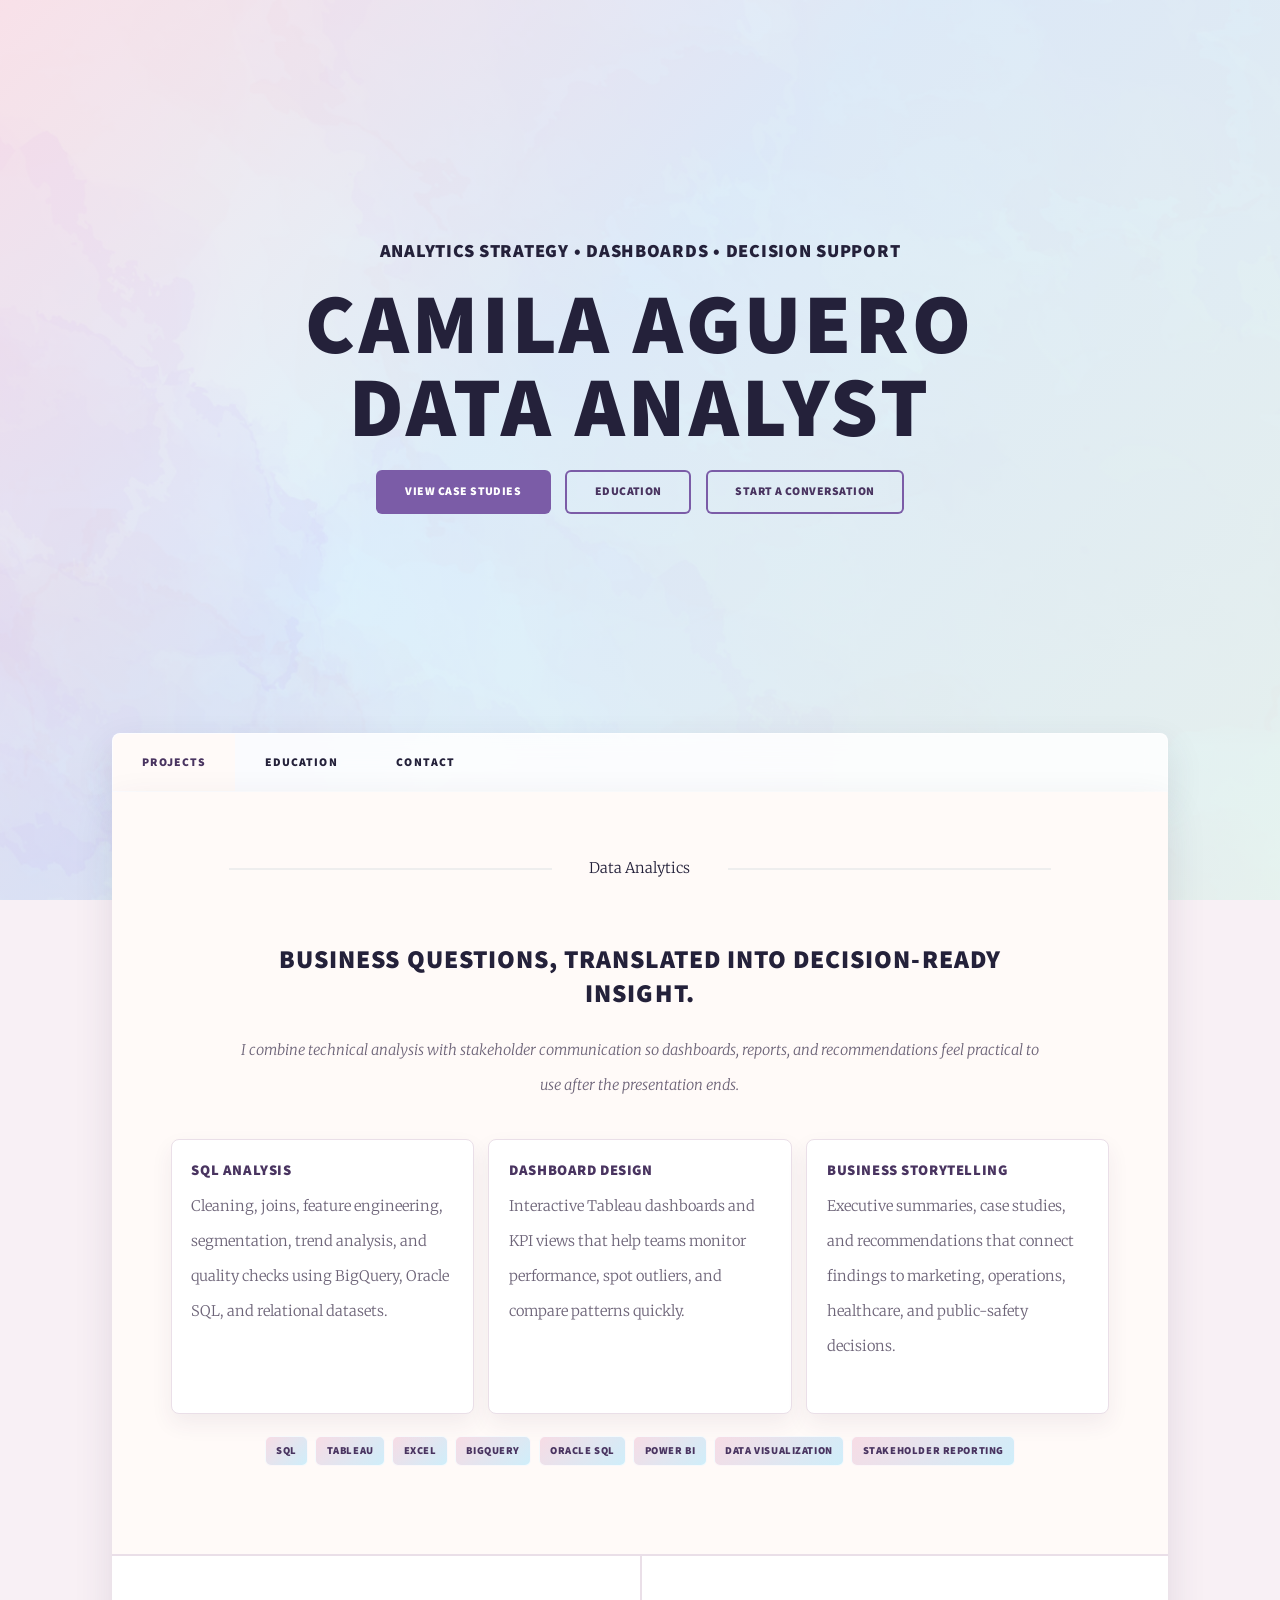
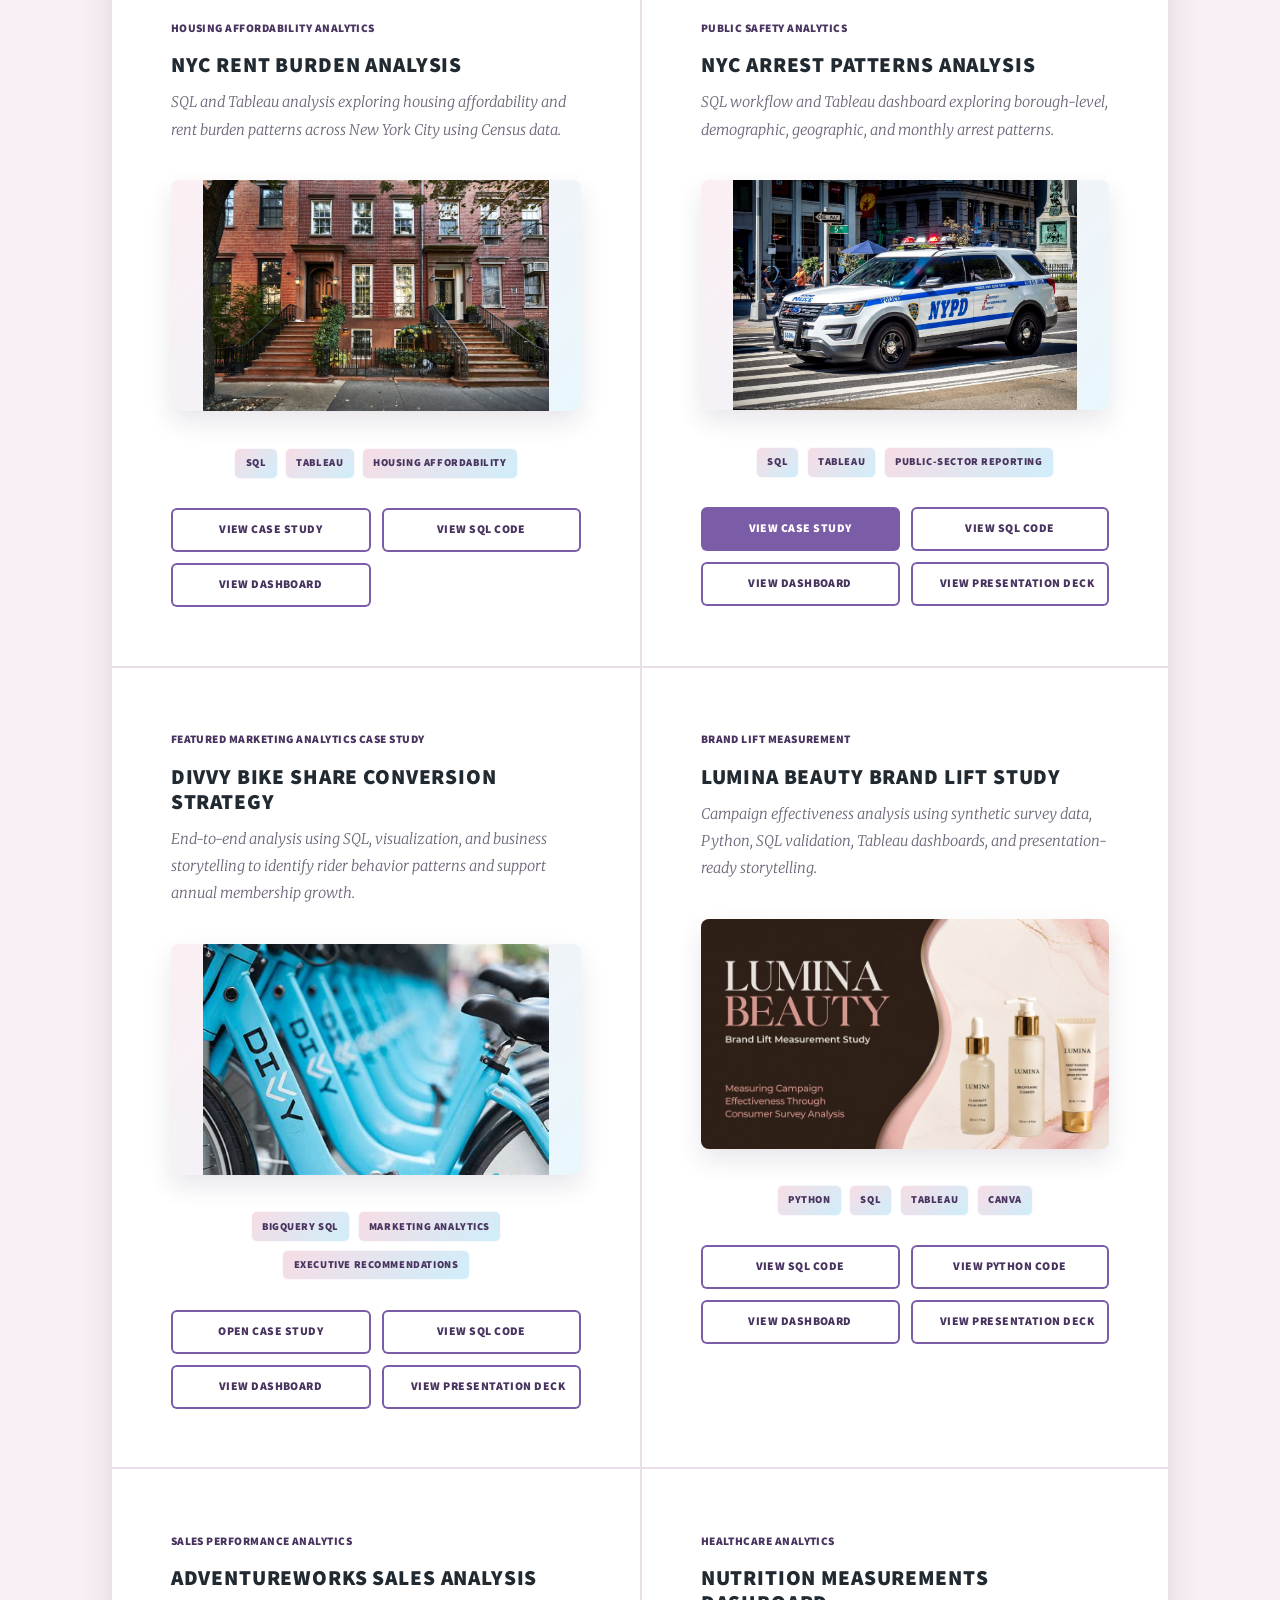
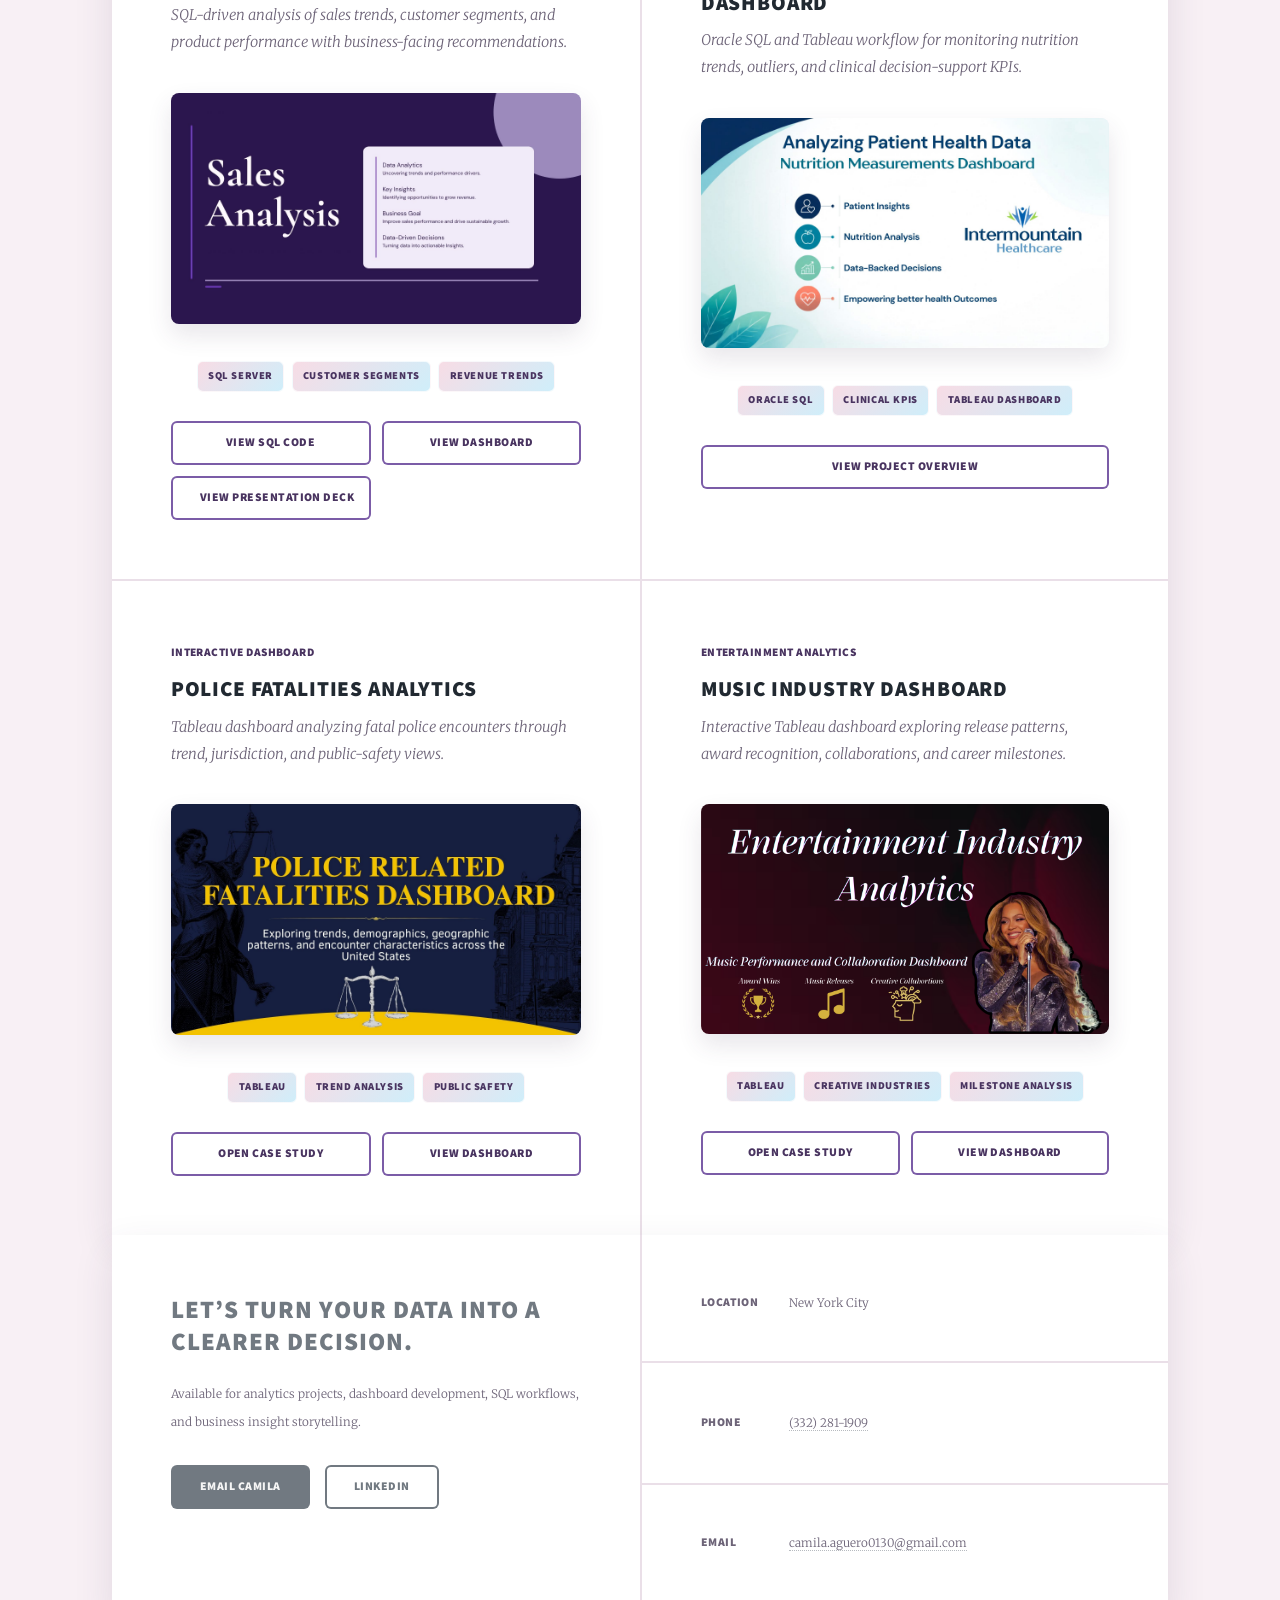
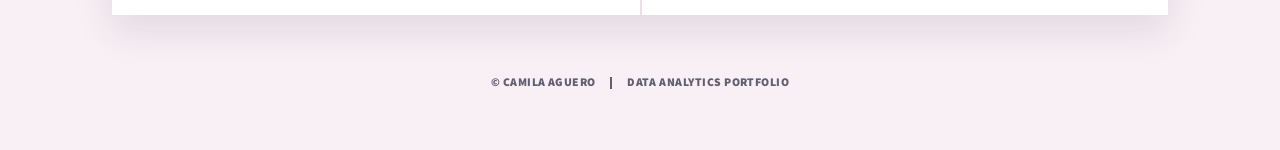
<file: index.html>
<!DOCTYPE HTML>
<html lang="en">
<head>
	<title>Camila Aguero | Data Analytics Portfolio</title>
	<meta charset="utf-8" />
	<meta name="viewport" content="width=device-width, initial-scale=1, user-scalable=no" />
	<meta name="description" content="Analytics consulting portfolio for Camila Aguero, featuring SQL, Tableau, BigQuery, Excel, and business intelligence case studies." />
	<link rel="stylesheet" href="assets/css/main.css" />
	<link rel="stylesheet" href="assets/css/brand.css?v=6" />
	<noscript><link rel="stylesheet" href="assets/css/noscript.css" /></noscript>
</head>
<body class="is-preload">
	<div id="wrapper" class="fade-in">
		<div id="intro" class="consulting-hero">
			<p class="eyebrow">Analytics strategy • dashboards • decision support</p>
			<h1>Camila Aguero<br />Data Analyst</h1>
			<ul class="actions special">
				<li><a href="#projects" class="button primary scrolly">View Case Studies</a></li>
				<li><a href="generic.html" class="button">Education</a></li>
				<li><a href="mailto:camila.aguero0130@gmail.com" class="button">Start a Conversation</a></li>
			</ul>
		</div>

		<header id="header">
			<a href="index.html" class="logo">Camila Aguero</a>
		</header>

		<nav id="nav">
			<ul class="links">
				<li class="active"><a href="index.html">Projects</a></li>
				<li><a href="generic.html">Education</a></li>
				<li><a href="#contact" class="scrolly">Contact</a></li>
			</ul>
		</nav>

		<div id="main">
			<section id="expertise" class="brand-section">
				<header class="major">
					<span class="date">Data Analytics</span>
					<h2>Business questions, translated into decision-ready insight.</h2>
					<p>I combine technical analysis with stakeholder communication so dashboards, reports, and recommendations feel practical to use after the presentation ends.</p>
				</header>
				<div class="service-grid">
					<article>
						<h3>SQL Analysis</h3>
						<p>Cleaning, joins, feature engineering, segmentation, trend analysis, and quality checks using BigQuery, Oracle SQL, and relational datasets.</p>
					</article>
					<article>
						<h3>Dashboard Design</h3>
						<p>Interactive Tableau dashboards and KPI views that help teams monitor performance, spot outliers, and compare patterns quickly.</p>
					</article>
					<article>
						<h3>Business Storytelling</h3>
						<p>Executive summaries, case studies, and recommendations that connect findings to marketing, operations, healthcare, and public-safety decisions.</p>
					</article>
				</div>
				<ul class="tool-list" aria-label="Technical toolkit">
					<li>SQL</li>
					<li>Tableau</li>
					<li>Excel</li>
					<li>BigQuery</li>
					<li>Oracle SQL</li>
					<li>Power BI</li>
					<li>Data Visualization</li>
					<li>Stakeholder Reporting</li>
				</ul>
			</section>

			<section id="projects" class="posts premium-projects">
				<article class="featured-card">
					<header>
						<span class="project-type">Housing affordability analytics</span>
						<h2><a href="project-rent-burden.html">NYC Rent Burden Analysis</a></h2>
						<p>SQL and Tableau analysis exploring housing affordability and rent burden patterns across New York City using Census data.</p>
					</header>
					<a href="project-rent-burden.html" class="image fit"><img src="images/nyc-rent-burden-analysis-cover.avif" alt="NYC Rent Burden Analysis project cover showing Bronx apartment buildings" /></a>
					<ul class="project-meta">
						<li>SQL</li>
						<li>Tableau</li>
						<li>Housing affordability</li>
					</ul>
					<ul class="actions special">
						<li><a href="project-rent-burden.html" class="button">View Case Study</a></li>
						<li><a href="https://github.com/camila-aguero-analyst/nyc-rent-burden" class="button">View SQL Code</a></li>
						<li><a href="https://public.tableau.com/views/NycRentBurdenAnalysis/Dashboard1?:language=en-US&amp;:sid=&amp;:redirect=auth&amp;:display_count=n&amp;:origin=viz_share_link" class="button">View Dashboard</a></li>
					</ul>
				</article>
				<article>
					<header>
						<span class="project-type">Public safety analytics</span>
						<h2><a href="project-nyc.html">NYC Arrest Patterns Analysis</a></h2>
						<p>SQL workflow and Tableau dashboard exploring borough-level, demographic, geographic, and monthly arrest patterns.</p>
					</header>
					<a href="project-nyc.html" class="image fit"><img src="images/nyc-arrest-patterns-cover.jpg" alt="NYPD vehicle on a New York City street" /></a>
					<ul class="project-meta">
						<li>SQL</li>
						<li>Tableau</li>
						<li>Public-sector reporting</li>
					</ul>
					<ul class="actions special">
						<li><a href="project-nyc.html" class="button primary">View Case Study</a></li>
						<li><a href="https://github.com/camila-aguero-analyst/NYC-Arrests-Analysis/tree/main/SQL" class="button">View SQL Code</a></li>
						<li><a href="https://public.tableau.com/views/NYCArrestsRatesDasboard-2025Data/Dashboard1?:language=en-US&amp;:sid=&amp;:redirect=auth&amp;:display_count=n&amp;:origin=viz_share_link" class="button">View Dashboard</a></li>
						<li><a href="documents/presentation-decks/nyc-arrest-rates-analysis-2025.pdf" class="button">View Presentation Deck</a></li>
					</ul>
				</article>
				<article>
					<header>
						<span class="project-type">Featured marketing analytics case study</span>
						<h2><a href="project-divvy.html">Divvy Bike Share Conversion Strategy</a></h2>
						<p>End-to-end analysis using SQL, visualization, and business storytelling to identify rider behavior patterns and support annual membership growth.</p>
					</header>
					<a href="project-divvy.html" class="image fit"><img src="images/divvy-bike-share-cover.png" alt="Blue Divvy bikes lined up at a station" /></a>
					<ul class="project-meta">
						<li>BigQuery SQL</li>
						<li>Marketing analytics</li>
						<li>Executive recommendations</li>
					</ul>
					<ul class="actions special">
						<li><a href="project-divvy.html" class="button">Open Case Study</a></li>
						<li><a href="https://github.com/camila-aguero-analyst/Divvy-Marketing-Analytics/tree/main/SQL" class="button">View SQL Code</a></li>
						<li><a href="https://public.tableau.com/views/Divvy_Bikes_Ridership/Dashboard1?:language=en-US&amp;:sid=&amp;:redirect=auth&amp;:display_count=n&amp;:origin=viz_share_link" class="button">View Dashboard</a></li>
						<li><a href="documents/presentation-decks/divvy-bikes-marketing-strategy.pdf" class="button">View Presentation Deck</a></li>
					</ul>
				</article>
				<article>
					<header>
						<span class="project-type">Brand lift measurement</span>
						<h2><a href="project-lumina.html">Lumina Beauty Brand Lift Study</a></h2>
						<p>Campaign effectiveness analysis using synthetic survey data, Python, SQL validation, Tableau dashboards, and presentation-ready storytelling.</p>
					</header>
					<a href="project-lumina.html" class="image fit full-image"><img src="images/lumina-brand-lift-cover.png" alt="Lumina Beauty brand lift measurement study cover" /></a>
					<ul class="project-meta">
						<li>Python</li>
						<li>SQL</li>
						<li>Tableau</li>
						<li>Canva</li>
					</ul>
					<ul class="actions special">
						<li><a href="https://github.com/camila-aguero-analyst/brand_lift_study/blob/main/01_data_validation.sql" class="button">View SQL Code</a></li>
						<li><a href="https://github.com/camila-aguero-analyst/brand_lift_study" class="button">View Python Code</a></li>
						<li><a href="https://public.tableau.com/views/LuminaBeautyBrandLiftStudy/LuminaBeautyBrandLiftStudy?:language=en-US&amp;:sid=&amp;:redirect=auth&amp;:display_count=n&amp;:origin=viz_share_link" class="button">View Dashboard</a></li>
						<li><a href="documents/presentation-decks/lumina-beauty-brand-lift-study.pdf" class="button">View Presentation Deck</a></li>
					</ul>
				</article>
				<article class="sales-project-card">
					<header>
						<span class="project-type">Sales performance analytics</span>
						<h2><a href="project-sales.html">AdventureWorks Sales Analysis</a></h2>
						<p>SQL-driven analysis of sales trends, customer segments, and product performance with business-facing recommendations.</p>
					</header>
					<a href="project-sales.html" class="image fit full-image"><img src="images/sales-analysis-cover.jpg" alt="SalesPro Co. sales analysis case study cover" /></a>
					<ul class="project-meta">
						<li>SQL Server</li>
						<li>Customer segments</li>
						<li>Revenue trends</li>
					</ul>
					<ul class="actions special">
						<li><a href="https://github.com/camila-aguero-analyst/SQL_Sales_Analysis" class="button">View SQL Code</a></li>
						<li><a href="https://public.tableau.com/views/SalesAnalysis-SQLProjectContinuationInsightsStory/SalesDashboard?:language=en-US&amp;:sid=&amp;:redirect=auth&amp;:display_count=n&amp;:origin=viz_share_link" class="button">View Dashboard</a></li>
						<li><a href="documents/presentation-decks/sales-analysis.pdf" class="button">View Presentation Deck</a></li>
					</ul>
				</article>
				<article>
					<header>
						<span class="project-type">Healthcare analytics</span>
						<h2><a href="project-nutrition.html">Nutrition Measurements Dashboard</a></h2>
						<p>Oracle SQL and Tableau workflow for monitoring nutrition trends, outliers, and clinical decision-support KPIs.</p>
					</header>
					<a href="project-nutrition.html" class="image fit"><img src="images/Nutrition Measurements Dashboard - Intermountain Healthcare.jpg" alt="Healthcare nutrition measurements dashboard preview" /></a>
					<ul class="project-meta">
						<li>Oracle SQL</li>
						<li>Clinical KPIs</li>
						<li>Tableau dashboard</li>
					</ul>
					<ul class="actions special">
						<li><a href="documents/presentation-decks/nutrition-measurements-dashboard.pdf" class="button">View Project Overview</a></li>
					</ul>
				</article>
				<article>
					<header>
						<span class="project-type">Interactive dashboard</span>
						<h2><a href="project-public-safety.html">Police Fatalities Analytics</a></h2>
						<p>Tableau dashboard analyzing fatal police encounters through trend, jurisdiction, and public-safety views.</p>
					</header>
					<a href="project-public-safety.html" class="image fit"><img src="images/police-fatalities-analytics-cover.jpg" alt="Police fatalities Tableau analytics dashboard preview" /></a>
					<ul class="project-meta">
						<li>Tableau</li>
						<li>Trend analysis</li>
						<li>Public safety</li>
					</ul>
					<ul class="actions special">
						<li><a href="project-public-safety.html" class="button">Open Case Study</a></li>
						<li><a href="https://public.tableau.com/views/Police-RelatedFatalitiesAComprehensiveAnalysisDashboard2/FatalKillings?:language=en-US&amp;:sid=&amp;:redirect=auth&amp;:display_count=n&amp;:origin=viz_share_link" class="button">View Dashboard</a></li>
					</ul>
				</article>
				<article>
					<header>
						<span class="project-type">Entertainment analytics</span>
						<h2><a href="project-entertainment.html">Music Industry Dashboard</a></h2>
						<p>Interactive Tableau dashboard exploring release patterns, award recognition, collaborations, and career milestones.</p>
					</header>
					<a href="project-entertainment.html" class="image fit"><img src="images/entertainment-industry-analytics-cover.png" alt="Entertainment industry analytics dashboard preview" /></a>
					<ul class="project-meta">
						<li>Tableau</li>
						<li>Creative industries</li>
						<li>Milestone analysis</li>
					</ul>
					<ul class="actions special">
						<li><a href="project-entertainment.html" class="button">Open Case Study</a></li>
						<li><a href="https://public.tableau.com/views/BeyoncesJourney-2-3/Dashboard1?:language=en-US&amp;:sid=&amp;:redirect=auth&amp;:display_count=n&amp;:origin=viz_share_link" class="button">View Dashboard</a></li>
					</ul>
				</article>
			</section>

		</div>

		<footer id="footer">
			<section id="contact" class="contact-panel">
				<h2>Let’s turn your data into a clearer decision.</h2>
				<p>Available for analytics projects, dashboard development, SQL workflows, and business insight storytelling.</p>
				<ul class="actions">
					<li><a href="mailto:camila.aguero0130@gmail.com" class="button primary">Email Camila</a></li>
					<li><a href="https://www.linkedin.com/in/camila-aguerony" class="button">LinkedIn</a></li>
				</ul>
			</section>
			<section class="split contact">
				<section class="alt">
					<h3>Location</h3>
					<p>New York City</p>
				</section>
				<section>
					<h3>Phone</h3>
					<p><a href="tel:+13322811909">(332) 281-1909</a></p>
				</section>
				<section>
					<h3>Email</h3>
					<p><a href="mailto:camila.aguero0130@gmail.com">camila.aguero0130@gmail.com</a></p>
				</section>
			</section>
		</footer>

		<div id="copyright">
			<ul><li>&copy; Camila Aguero</li><li>Data Analytics Portfolio</li></ul>
		</div>
	</div>

	<script src="assets/js/jquery.min.js"></script>
	<script src="assets/js/jquery.scrollex.min.js"></script>
	<script src="assets/js/jquery.scrolly.min.js"></script>
	<script src="assets/js/browser.min.js"></script>
	<script src="assets/js/breakpoints.min.js"></script>
	<script src="assets/js/util.js"></script>
	<script src="assets/js/main.js"></script>
</body>
</html>
</file>
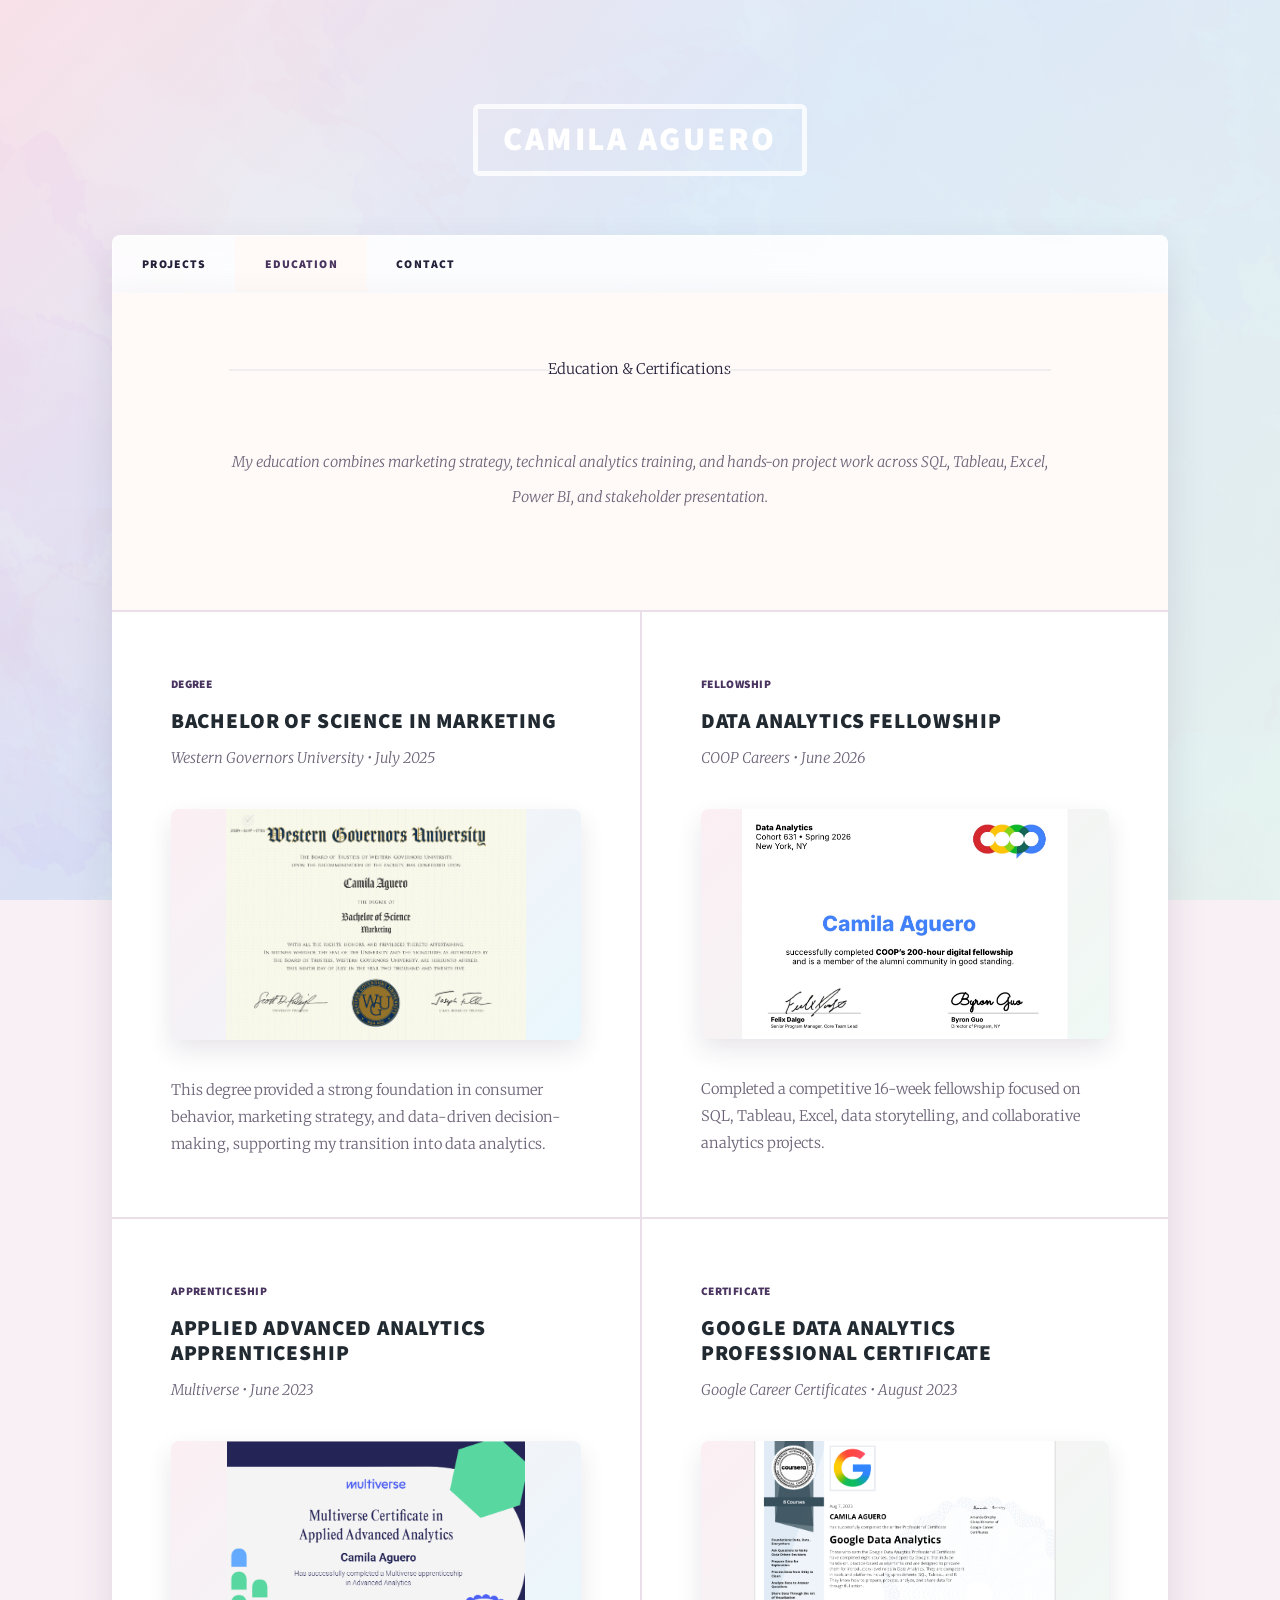
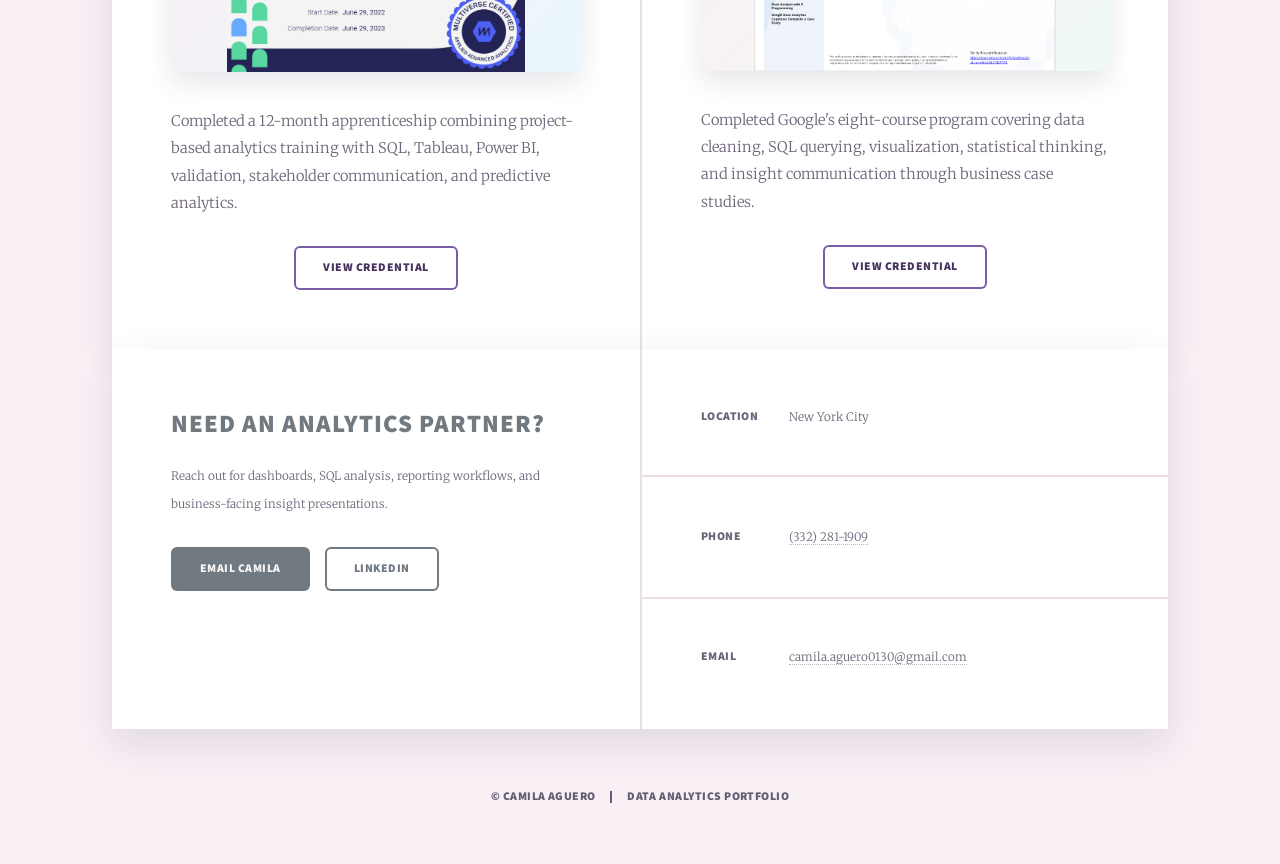
<file: generic.html>
<!DOCTYPE HTML>
<html lang="en">
<head>
	<title>Education & Certifications | Camila Aguero</title>
	<meta charset="utf-8" />
	<meta name="viewport" content="width=device-width, initial-scale=1, user-scalable=no" />
	<meta name="description" content="Education, fellowships, apprenticeships, and analytics certifications for Camila Aguero." />
	<link rel="stylesheet" href="assets/css/main.css" />
	<link rel="stylesheet" href="assets/css/brand.css?v=4" />
	<noscript><link rel="stylesheet" href="assets/css/noscript.css" /></noscript>
</head>
<body class="is-preload">
	<div id="wrapper">
		<header id="header">
			<a href="index.html" class="logo">Camila Aguero</a>
		</header>

		<nav id="nav">
			<ul class="links">
				<li><a href="index.html">Projects</a></li>
				
				<li class="active"><a href="generic.html">Education</a></li>
				<li><a href="#contact" class="scrolly">Contact</a></li>
			</ul>
		</nav>

		<div id="main">
			<section class="brand-section education-intro">
				<header class="major">
					<span class="date">Education & Certifications</span>
					<p>My education combines marketing strategy, technical analytics training, and hands-on project work across SQL, Tableau, Excel, Power BI, and stakeholder presentation.</p>
				</header>
			</section>

			<section class="posts credential-grid">
				<article>
					<header>
						<span class="project-type">Degree</span>
						<h2>Bachelor of Science in Marketing</h2>
						<p>Western Governors University • July 2025</p>
					</header>
					<a class="image fit"><img src="images/Bachelor.png" alt="Bachelor of Science in Marketing credential preview" /></a>
					<p>This degree provided a strong foundation in consumer behavior, marketing strategy, and data-driven decision-making, supporting my transition into data analytics.</p>
				</article>
				<article class="credential-full-image">
					<header>
						<span class="project-type">Fellowship</span>
						<h2>Data Analytics Fellowship</h2>
						<p>COOP Careers • June 2026</p>
					</header>
					<a class="image fit full-image"><img src="images/coop-data-analytics-fellowship.jpeg" alt="COOP Careers data analytics fellowship credential preview" /></a>
					<p>Completed a competitive 16-week fellowship focused on SQL, Tableau, Excel, data storytelling, and collaborative analytics projects.</p>
				</article>
				<article>
					<header>
						<span class="project-type">Apprenticeship</span>
						<h2>Applied Advanced Analytics Apprenticeship</h2>
						<p>Multiverse • June 2023</p>
					</header>
					<a class="image fit"><img src="images/Multiverse.png" alt="Multiverse applied advanced analytics apprenticeship credential preview" /></a>
					<p>Completed a 12-month apprenticeship combining project-based analytics training with SQL, Tableau, Power BI, validation, stakeholder communication, and predictive analytics.</p>
					<ul class="actions special">
						<li><a href="https://certificates.multiverse.io/385da4d5-1245-4fba-bce4-7eeb313e8bc3#acc.peWwr40a" class="button">View Credential</a></li>
					</ul>
				</article>
				<article class="credential-full-image">
					<header>
						<span class="project-type">Certificate</span>
						<h2>Google Data Analytics Professional Certificate</h2>
						<p>Google Career Certificates • August 2023</p>
					</header>
					<a class="image fit full-image"><img src="images/certgoogle.png" alt="Google Data Analytics Professional Certificate preview" /></a>
					<p>Completed Google's eight-course program covering data cleaning, SQL querying, visualization, statistical thinking, and insight communication through business case studies.</p>
					<ul class="actions special">
						<li><a href="https://coursera.org/verify/professional-cert/MLADLCYDFTP2" class="button">View Credential</a></li>
					</ul>
				</article>
			</section>
		</div>

		<footer id="footer">
			<section id="contact" class="contact-panel">
				<h2>Need an analytics partner?</h2>
				<p>Reach out for dashboards, SQL analysis, reporting workflows, and business-facing insight presentations.</p>
				<ul class="actions">
					<li><a href="mailto:camila.aguero0130@gmail.com" class="button primary">Email Camila</a></li>
					<li><a href="https://www.linkedin.com/in/camila-aguerony" class="button">LinkedIn</a></li>
				</ul>
			</section>
			<section class="split contact">
				<section class="alt">
					<h3>Location</h3>
					<p>New York City</p>
				</section>
				<section>
					<h3>Phone</h3>
					<p><a href="tel:+13322811909">(332) 281-1909</a></p>
				</section>
				<section>
					<h3>Email</h3>
					<p><a href="mailto:camila.aguero0130@gmail.com">camila.aguero0130@gmail.com</a></p>
				</section>
			</section>
		</footer>

		<div id="copyright">
			<ul><li>&copy; Camila Aguero</li><li>Data Analytics Portfolio</li></ul>
		</div>
	</div>

	<script src="assets/js/jquery.min.js"></script>
	<script src="assets/js/jquery.scrollex.min.js"></script>
	<script src="assets/js/jquery.scrolly.min.js"></script>
	<script src="assets/js/browser.min.js"></script>
	<script src="assets/js/breakpoints.min.js"></script>
	<script src="assets/js/util.js"></script>
	<script src="assets/js/main.js"></script>
</body>
</html>
</file>
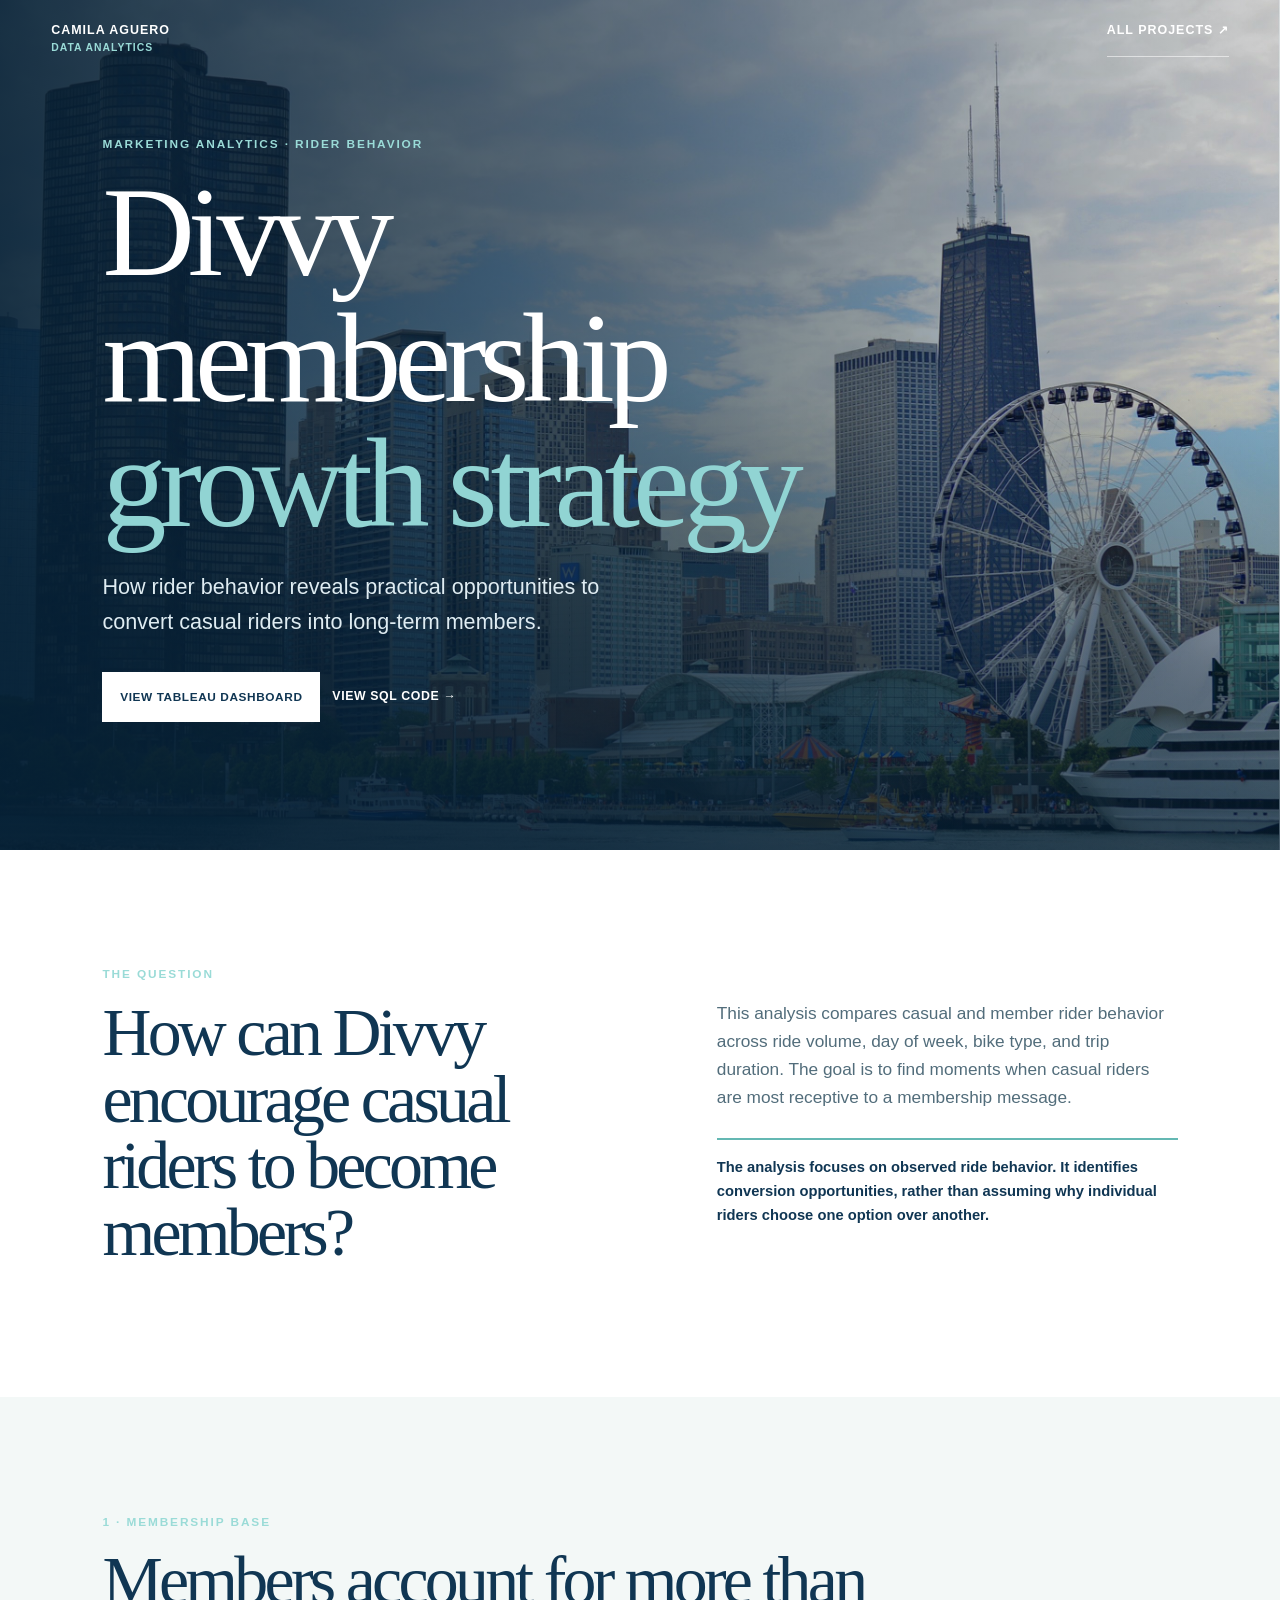
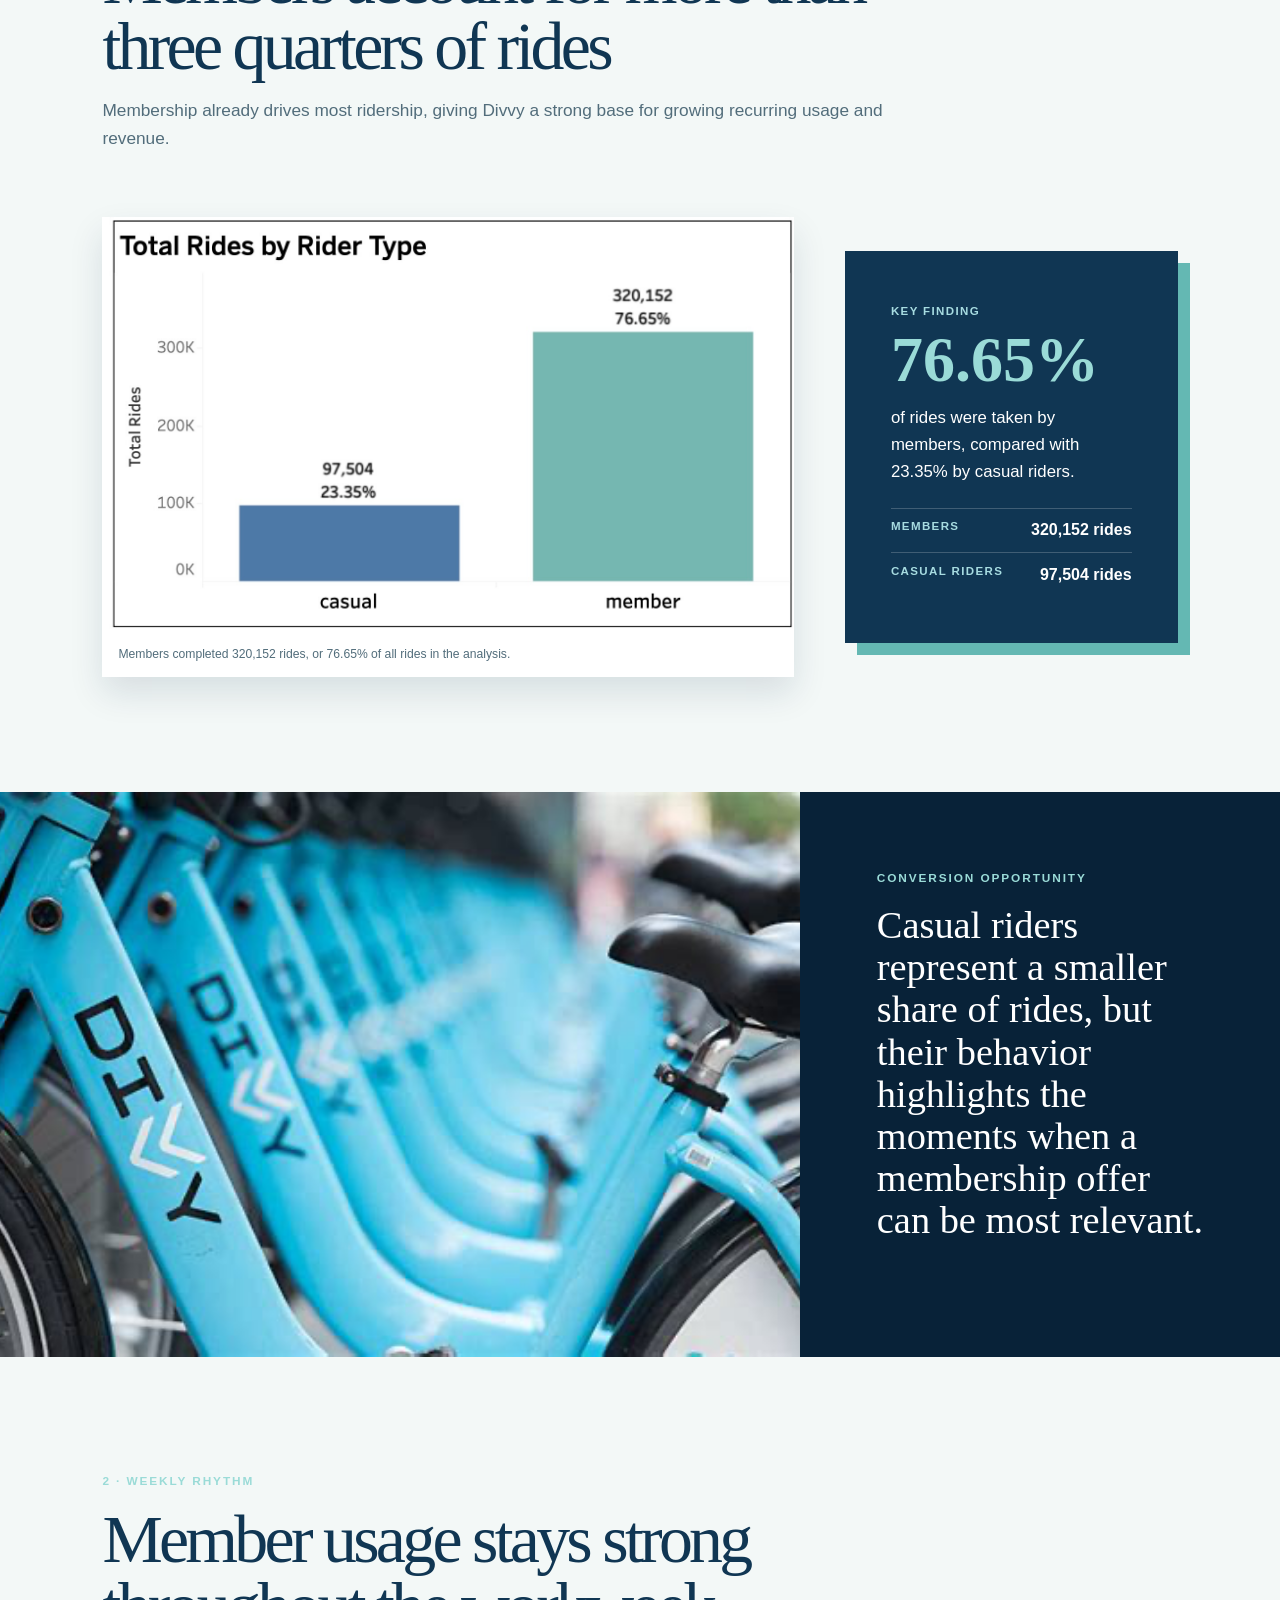
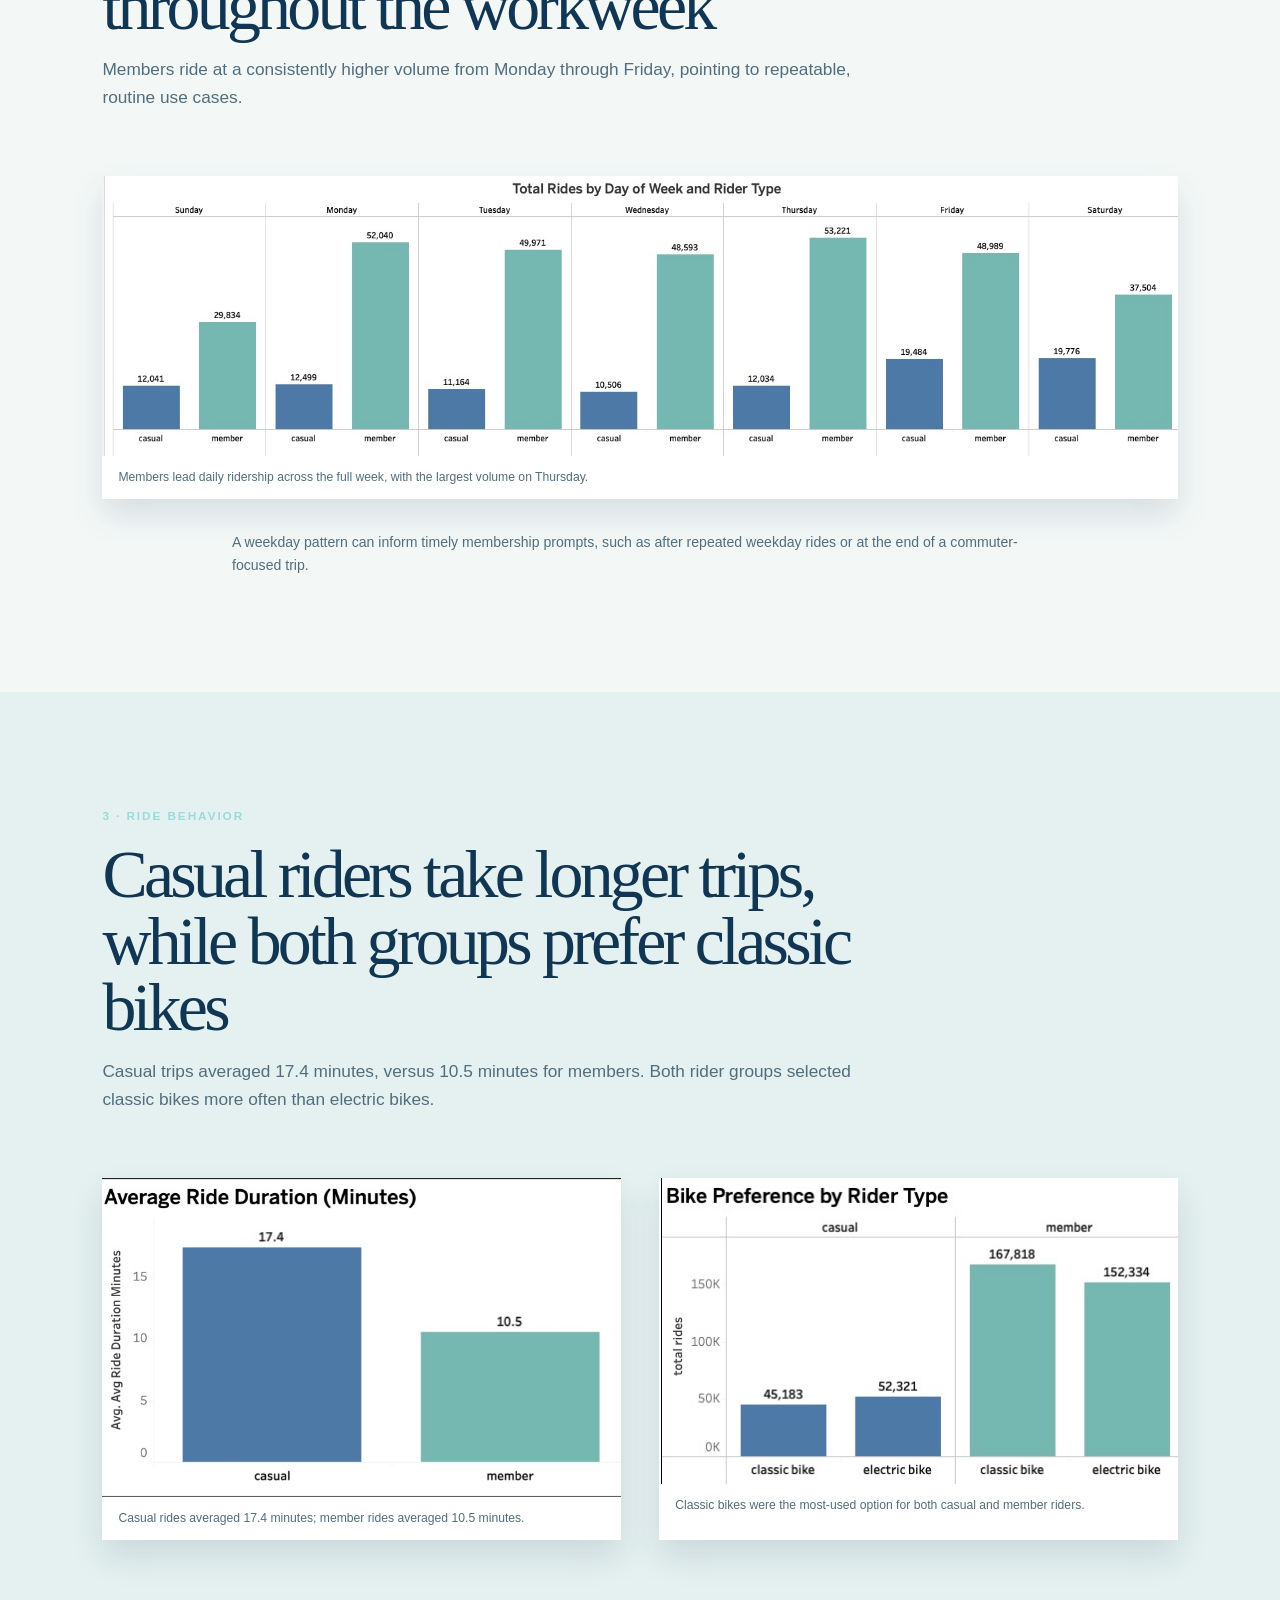
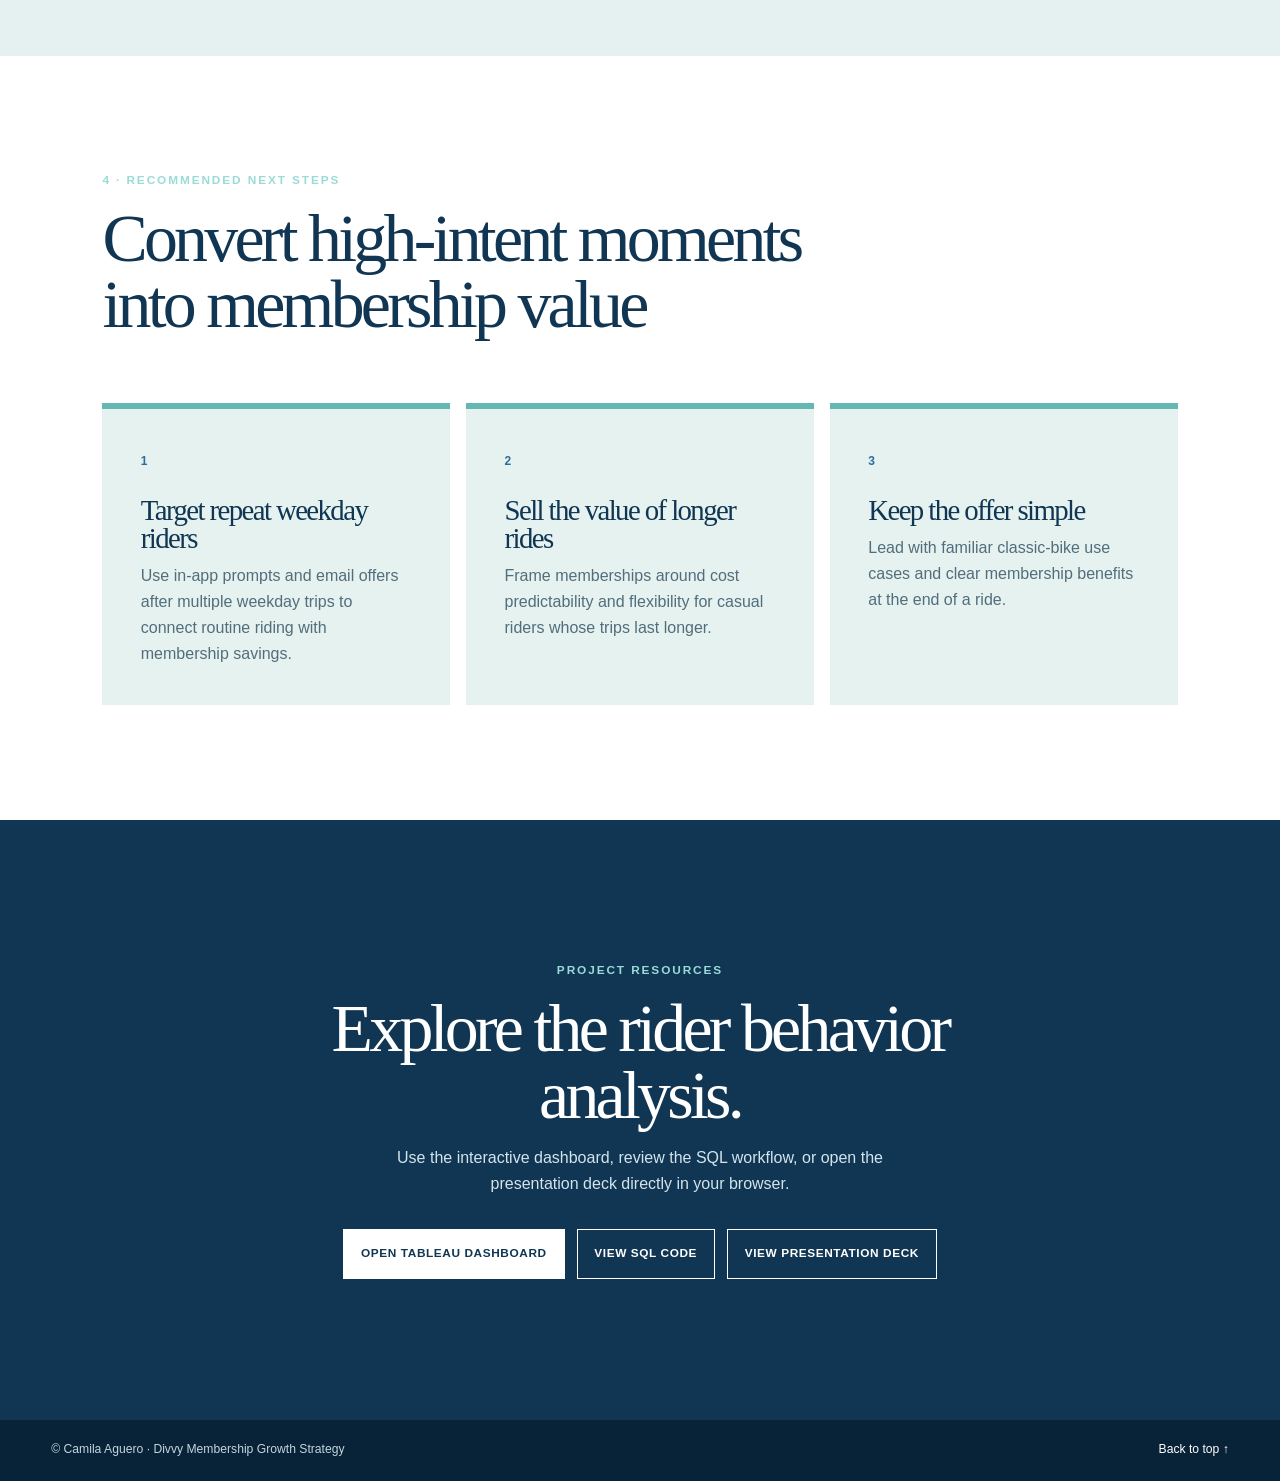
<file: project-divvy.html>
<!DOCTYPE html>
<html lang="en">
<head>
  <meta charset="utf-8" />
  <meta name="viewport" content="width=device-width, initial-scale=1" />
  <meta name="description" content="A marketing analytics article examining Divvy rider behavior and membership-growth opportunities." />
  <title>Divvy Membership Growth Strategy | Camila Aguero</title>
  <link rel="stylesheet" href="assets/css/nyc-article.css?v=2" />
  <link rel="stylesheet" href="assets/css/divvy-article.css?v=1" />
</head>
<body class="divvy-article">
  <a class="skip-link" href="#article">Skip to article</a>
  <header class="site-header"><a class="wordmark" href="index.html">Camila Aguero <span>Data Analytics</span></a><a class="back-link" href="index.html#projects">All projects ↗</a></header>
  <main id="article">
    <section class="article-hero"><div class="hero-image" role="img" aria-label="Chicago skyline near Navy Pier"></div><div class="hero-overlay"></div><div class="hero-copy reveal"><p class="eyebrow">Marketing analytics · Rider behavior</p><h1>Divvy membership<br /><em>growth strategy</em></h1><p>How rider behavior reveals practical opportunities to convert casual riders into long-term members.</p><div class="hero-actions"><a class="button" href="https://public.tableau.com/views/Divvy_Bikes_Ridership/Dashboard1?:language=en-US&amp;:sid=&amp;:redirect=auth&amp;:display_count=n&amp;:origin=viz_share_link">View Tableau dashboard</a><a class="text-link" href="https://github.com/camila-aguero-analyst/Divvy-Marketing-Analytics/tree/main/SQL">View SQL code →</a></div></div></section>
    <section class="article-intro section"><p class="eyebrow">The question</p><div class="intro-layout"><h2>How can Divvy encourage casual riders to become members?</h2><div><p>This analysis compares casual and member rider behavior across ride volume, day of week, bike type, and trip duration. The goal is to find moments when casual riders are most receptive to a membership message.</p><p class="callout">The analysis focuses on observed ride behavior. It identifies conversion opportunities, rather than assuming why individual riders choose one option over another.</p></div></div></section>
    <section class="section story-section"><div class="story-heading"><p class="eyebrow">1 · Membership base</p><h2>Members account for more than three quarters of rides</h2><p>Membership already drives most ridership, giving Divvy a strong base for growing recurring usage and revenue.</p></div><div class="two-column"><figure><img src="images/divvy-article/rides-by-member-type.jpeg" alt="Bar chart comparing casual and member rides" /><figcaption>Members completed 320,152 rides, or 76.65% of all rides in the analysis.</figcaption></figure><aside class="finding-card"><span>Key finding</span><strong>76.65%</strong><p>of rides were taken by members, compared with 23.35% by casual riders.</p><dl><div><dt>Members</dt><dd>320,152 rides</dd></div><div><dt>Casual riders</dt><dd>97,504 rides</dd></div></dl></aside></div></section>
    <section class="full-image-section"><img src="images/divvy-article/divvy-bikes.png" alt="Row of blue Divvy bicycles" /><div><p class="eyebrow">Conversion opportunity</p><p>Casual riders represent a smaller share of rides, but their behavior highlights the moments when a membership offer can be most relevant.</p></div></section>
    <section class="section story-section"><div class="story-heading"><p class="eyebrow">2 · Weekly rhythm</p><h2>Member usage stays strong throughout the workweek</h2><p>Members ride at a consistently higher volume from Monday through Friday, pointing to repeatable, routine use cases.</p></div><figure><img src="images/divvy-article/rides-by-day.jpeg" alt="Bar chart comparing casual and member rides by day of week" /><figcaption>Members lead daily ridership across the full week, with the largest volume on Thursday.</figcaption></figure><p class="method-note">A weekday pattern can inform timely membership prompts, such as after repeated weekday rides or at the end of a commuter-focused trip.</p></section>
    <section class="section demographic-section"><div class="story-heading"><p class="eyebrow">3 · Ride behavior</p><h2>Casual riders take longer trips, while both groups prefer classic bikes</h2><p>Casual trips averaged 17.4 minutes, versus 10.5 minutes for members. Both rider groups selected classic bikes more often than electric bikes.</p></div><div class="chart-grid"><figure><img src="images/divvy-article/ride-duration.jpeg" alt="Bar chart of average ride duration by rider type" /><figcaption>Casual rides averaged 17.4 minutes; member rides averaged 10.5 minutes.</figcaption></figure><figure><img src="images/divvy-article/bike-preference.png" alt="Bar chart of bike preference by rider type" /><figcaption>Classic bikes were the most-used option for both casual and member riders.</figcaption></figure></div></section>
    <section class="recommendations section"><div class="story-heading"><p class="eyebrow">4 · Recommended next steps</p><h2>Convert high-intent moments into membership value</h2></div><div class="recommendation-grid"><article><span>1</span><h3>Target repeat weekday riders</h3><p>Use in-app prompts and email offers after multiple weekday trips to connect routine riding with membership savings.</p></article><article><span>2</span><h3>Sell the value of longer rides</h3><p>Frame memberships around cost predictability and flexibility for casual riders whose trips last longer.</p></article><article><span>3</span><h3>Keep the offer simple</h3><p>Lead with familiar classic-bike use cases and clear membership benefits at the end of a ride.</p></article></div></section>
    <section class="article-end"><p class="eyebrow">Project resources</p><h2>Explore the rider behavior analysis.</h2><p>Use the interactive dashboard, review the SQL workflow, or open the presentation deck directly in your browser.</p><div class="end-actions"><a class="button" href="https://public.tableau.com/views/Divvy_Bikes_Ridership/Dashboard1?:language=en-US&amp;:sid=&amp;:redirect=auth&amp;:display_count=n&amp;:origin=viz_share_link">Open Tableau dashboard</a><a class="button button-outline" href="https://github.com/camila-aguero-analyst/Divvy-Marketing-Analytics/tree/main/SQL">View SQL code</a><a class="button button-outline" href="documents/presentation-decks/divvy-bikes-marketing-strategy.pdf">View Presentation Deck</a></div></section>
  </main>
  <footer><p>© Camila Aguero · Divvy Membership Growth Strategy</p><a href="#article">Back to top ↑</a></footer>
  <script src="assets/js/nyc-article.js"></script>
</body>
</html>
</file>
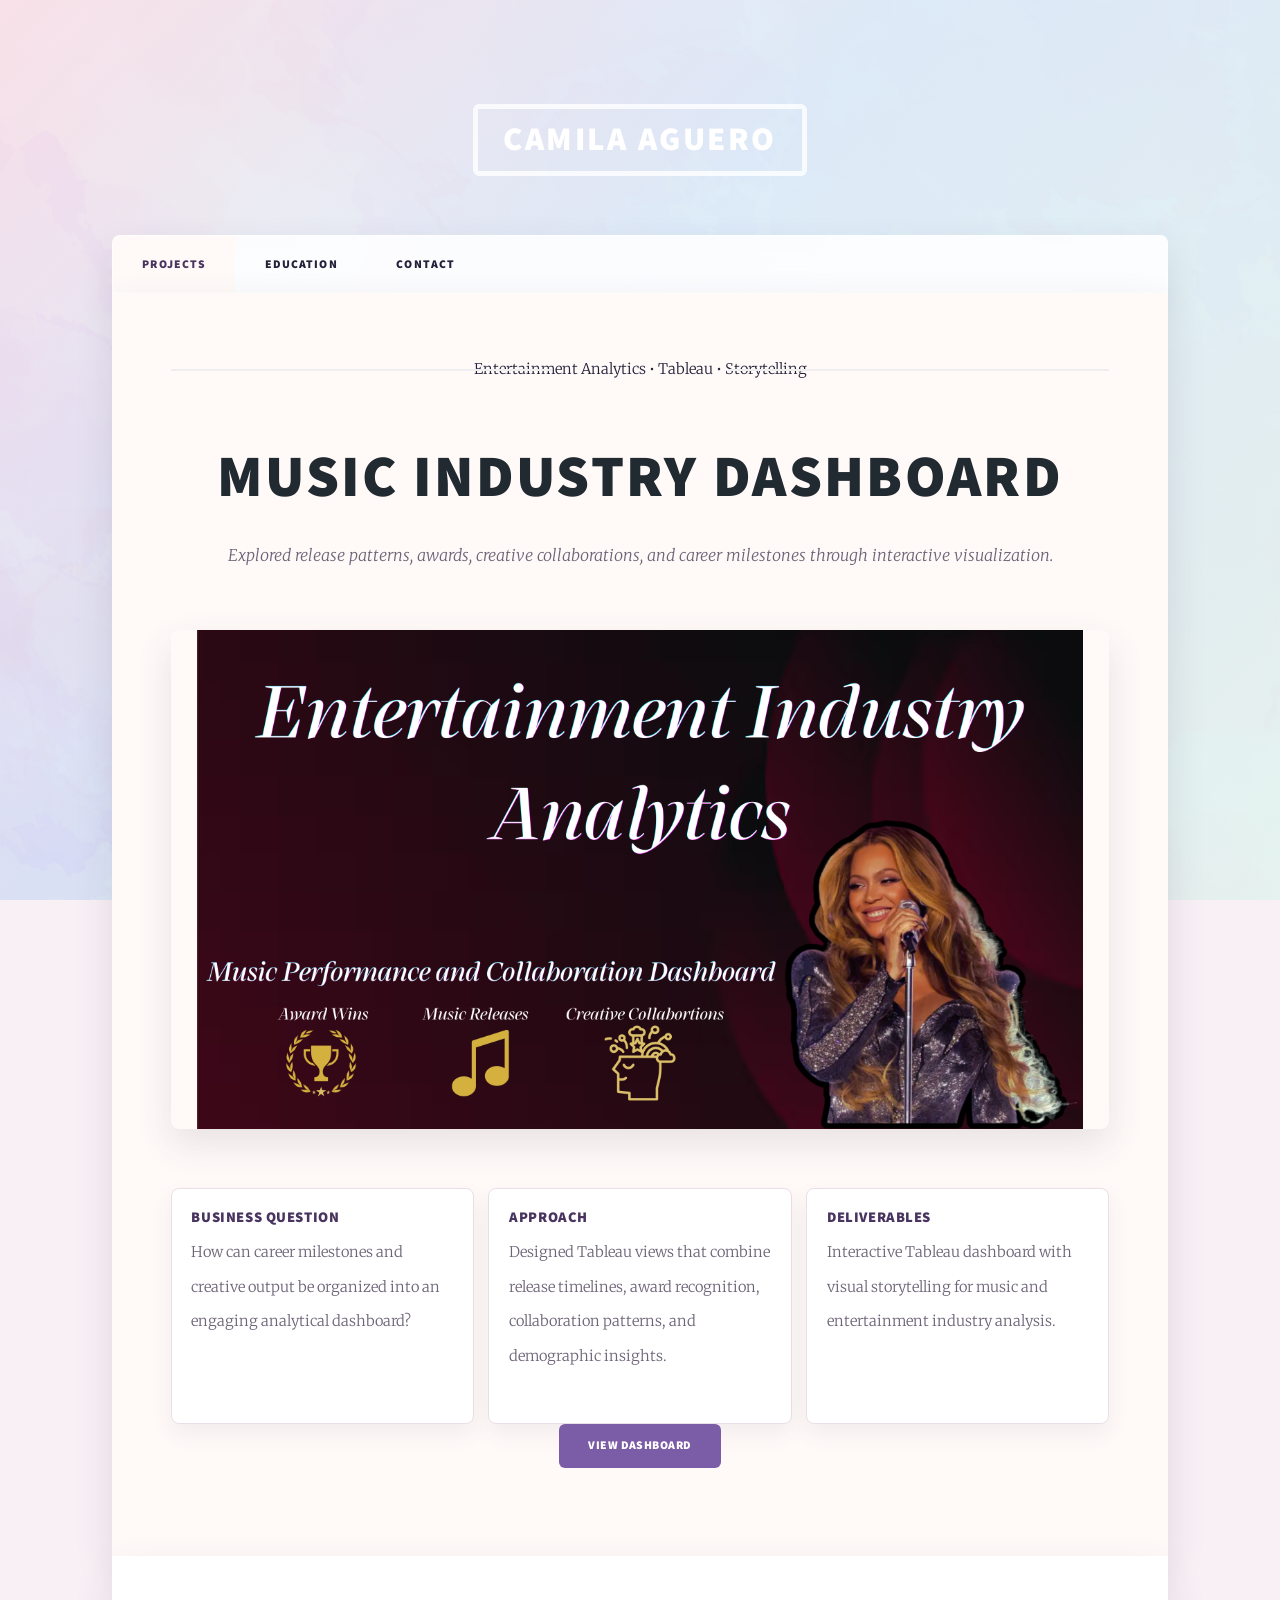
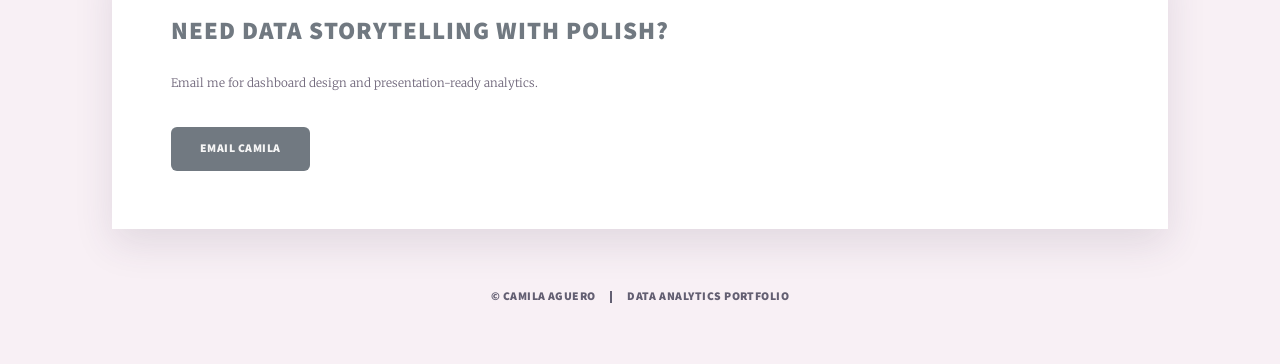
<file: project-entertainment.html>
<!DOCTYPE HTML>
<html lang="en">
<head><title>Entertainment Analytics | Camila Aguero</title><meta charset="utf-8" /><meta name="viewport" content="width=device-width, initial-scale=1, user-scalable=no" /><link rel="stylesheet" href="assets/css/main.css" /><link rel="stylesheet" href="assets/css/brand.css?v=4" /><noscript><link rel="stylesheet" href="assets/css/noscript.css" /></noscript></head>
<body class="is-preload"><div id="wrapper"><header id="header"><a href="index.html" class="logo">Camila Aguero</a></header><nav id="nav"><ul class="links"><li class="active"><a href="index.html">Projects</a></li><li><a href="generic.html">Education</a></li><li><a href="#contact" class="scrolly">Contact</a></li></ul></nav><div id="main"><article class="post project-detail"><header class="major"><span class="date">Entertainment Analytics • Tableau • Storytelling</span><h1>Music Industry Dashboard</h1><p>Explored release patterns, awards, creative collaborations, and career milestones through interactive visualization.</p></header><div class="image main"><img src="images/entertainment-industry-analytics-cover.png" alt="Entertainment industry analytics dashboard cover" /></div><section class="case-study-grid"><div><h2>Business Question</h2><p>How can career milestones and creative output be organized into an engaging analytical dashboard?</p></div><div><h2>Approach</h2><p>Designed Tableau views that combine release timelines, award recognition, collaboration patterns, and demographic insights.</p></div><div><h2>Deliverables</h2><p>Interactive Tableau dashboard with visual storytelling for music and entertainment industry analysis.</p></div></section><ul class="actions special"><li><a href="https://public.tableau.com/views/BeyoncesJourney-2-3/Dashboard1?:language=en-US&:sid=&:redirect=auth&:display_count=n&:origin=viz_share_link" class="button primary">View Dashboard</a></li></ul></article></div><footer id="footer"><section id="contact" class="contact-panel"><h2>Need data storytelling with polish?</h2><p>Email me for dashboard design and presentation-ready analytics.</p><ul class="actions"><li><a href="mailto:camila.aguero0130@gmail.com" class="button primary">Email Camila</a></li></ul></section></footer><div id="copyright"><ul><li>&copy; Camila Aguero</li><li>Data Analytics Portfolio</li></ul></div></div><script src="assets/js/jquery.min.js"></script><script src="assets/js/jquery.scrollex.min.js"></script><script src="assets/js/jquery.scrolly.min.js"></script><script src="assets/js/browser.min.js"></script><script src="assets/js/breakpoints.min.js"></script><script src="assets/js/util.js"></script><script src="assets/js/main.js"></script></body></html>
</file>
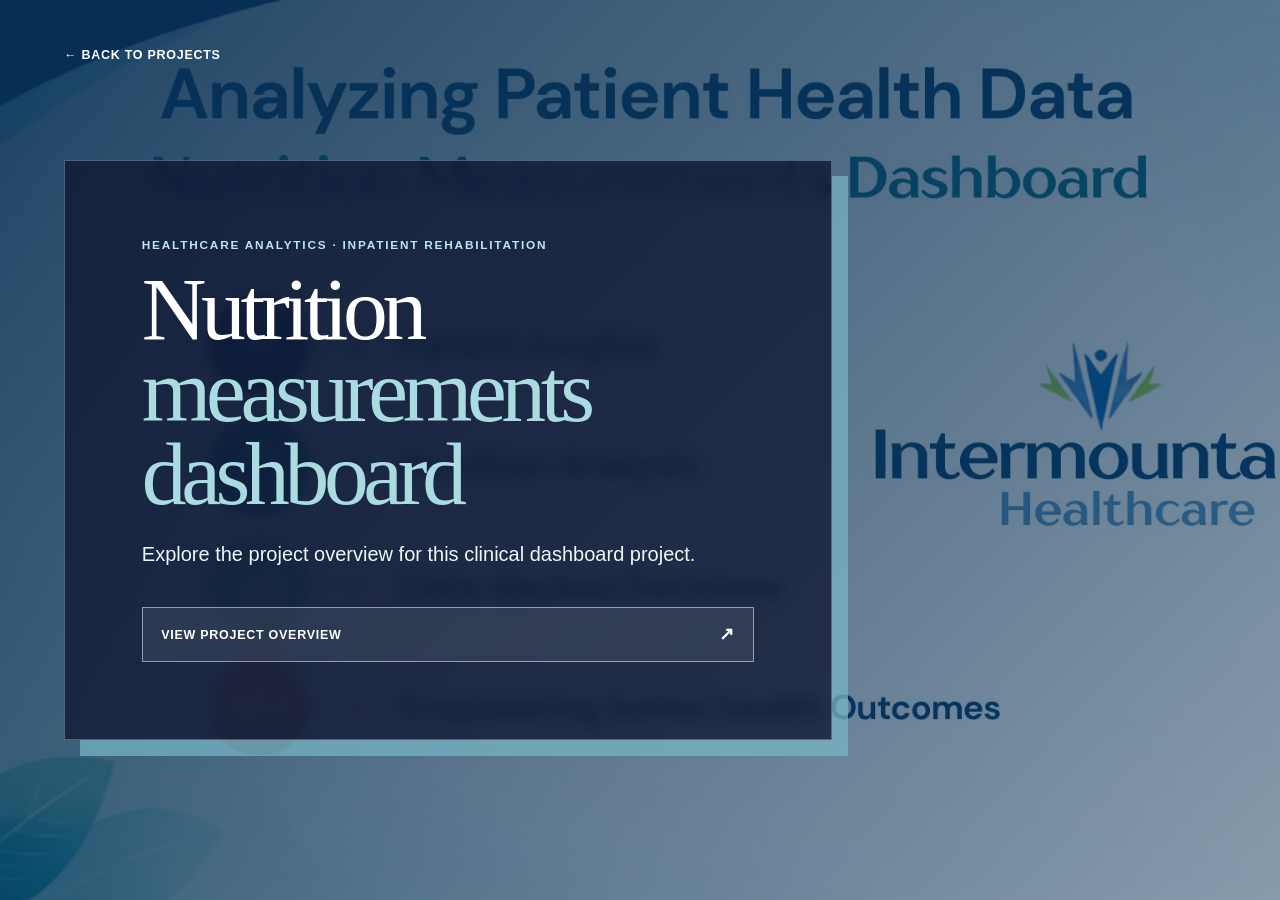
<file: project-healthcare.html>
<!DOCTYPE html>
<html lang="en">
<head>
  <meta charset="utf-8" />
  <meta http-equiv="refresh" content="0; url=project-nutrition.html" />
  <link rel="canonical" href="project-nutrition.html" />
  <title>Nutrition Measurements Dashboard | Camila Aguero</title>
</head>
<body><p>Opening <a href="project-nutrition.html">Nutrition Measurements Dashboard</a>…</p></body>
</html>
</file>
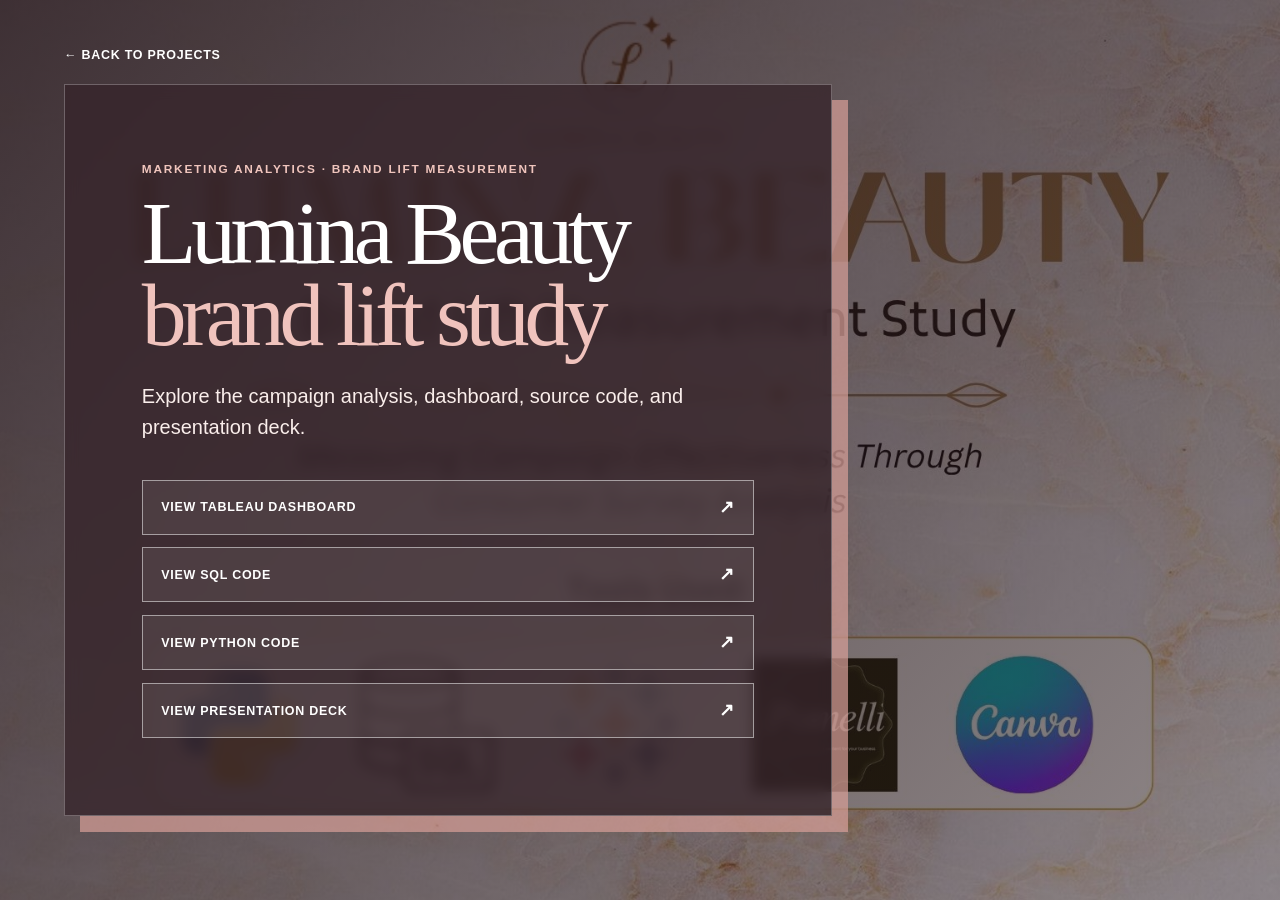
<file: project-lumina.html>
<!DOCTYPE html>
<html lang="en">
<head>
  <meta charset="utf-8" />
  <meta name="viewport" content="width=device-width, initial-scale=1" />
  <meta name="description" content="Lumina Beauty Brand Lift Study project resources." />
  <title>Lumina Beauty Brand Lift Study | Camila Aguero</title>
  <link rel="stylesheet" href="assets/css/lumina-resources.css?v=1" />
</head>
<body>
  <main class="project-page">
    <a class="back-link" href="index.html#projects">← Back to projects</a>
    <section class="project-card">
      <p class="eyebrow">Marketing analytics · Brand lift measurement</p>
      <h1>Lumina Beauty<br /><em>brand lift study</em></h1>
      <p class="intro">Explore the campaign analysis, dashboard, source code, and presentation deck.</p>
      <div class="resource-links">
        <a href="https://public.tableau.com/views/LuminaBeautyBrandLiftStudy/LuminaBeautyBrandLiftStudy?:language=en-US&amp;:sid=&amp;:redirect=auth&amp;:display_count=n&amp;:origin=viz_share_link">View Tableau dashboard <span>↗</span></a>
        <a href="https://github.com/camila-aguero-analyst/brand_lift_study/blob/main/01_data_validation.sql">View SQL code <span>↗</span></a>
        <a href="https://github.com/camila-aguero-analyst/brand_lift_study">View Python code <span>↗</span></a>
        <a href="documents/presentation-decks/lumina-beauty-brand-lift-study.pdf">View presentation deck <span>↗</span></a>
      </div>
    </section>
  </main>
</body>
</html>
</file>
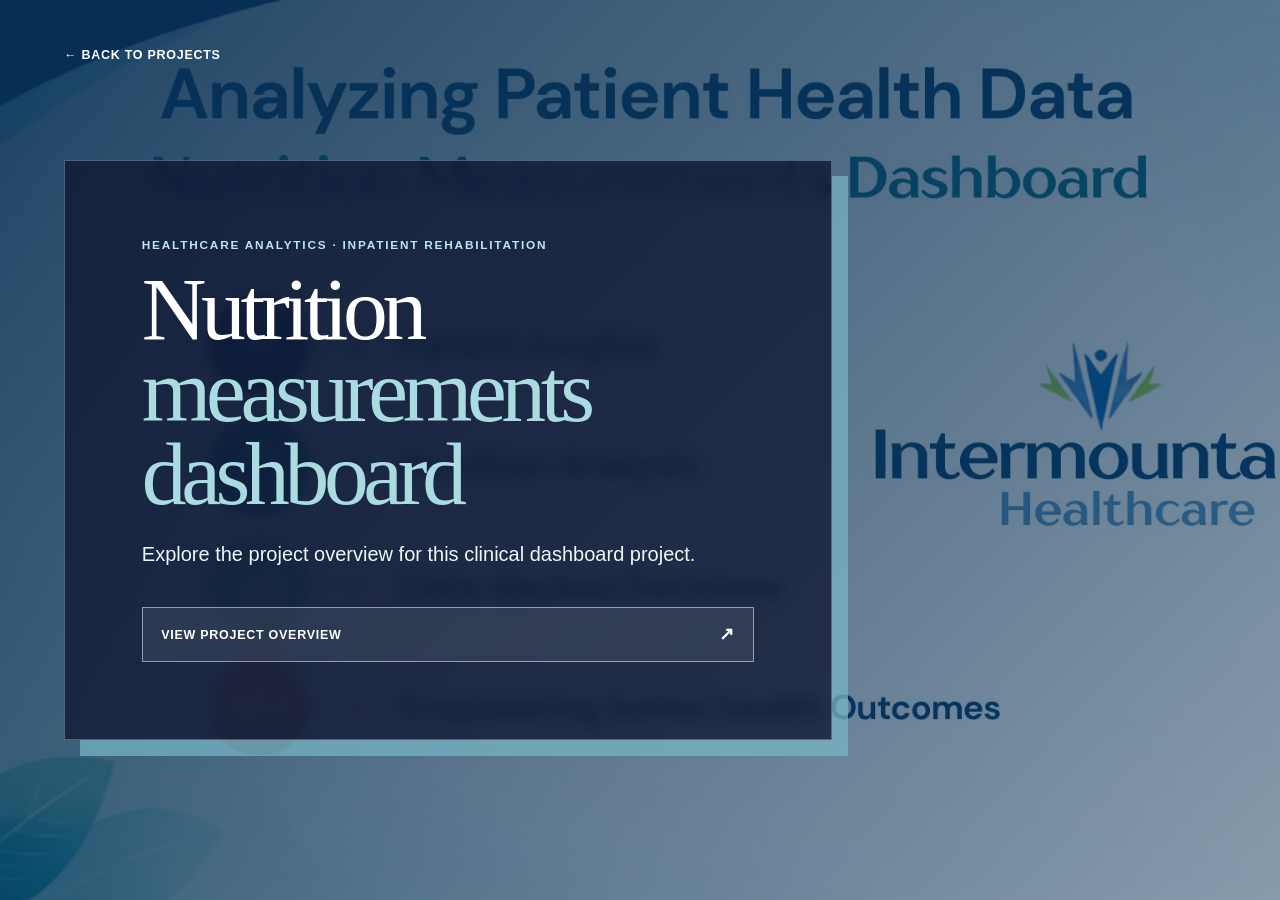
<file: project-nutrition.html>
<!DOCTYPE html>
<html lang="en">
<head>
  <meta charset="utf-8" />
  <meta name="viewport" content="width=device-width, initial-scale=1" />
  <meta name="description" content="Nutrition Measurements Dashboard project resources." />
  <title>Nutrition Measurements Dashboard | Camila Aguero</title>
  <link rel="stylesheet" href="assets/css/project-resources.css?v=1" />
</head>
<body class="resource-page nutrition-resource">
  <main><a class="back-link" href="index.html#projects">← Back to projects</a><section class="project-card"><p class="eyebrow">Healthcare analytics · Inpatient rehabilitation</p><h1>Nutrition<br /><em>measurements dashboard</em></h1><p class="intro">Explore the project overview for this clinical dashboard project.</p><div class="resource-links"><a href="documents/presentation-decks/nutrition-measurements-dashboard.pdf">View project overview <span>↗</span></a></div></section></main>
</body>
</html>
</file>
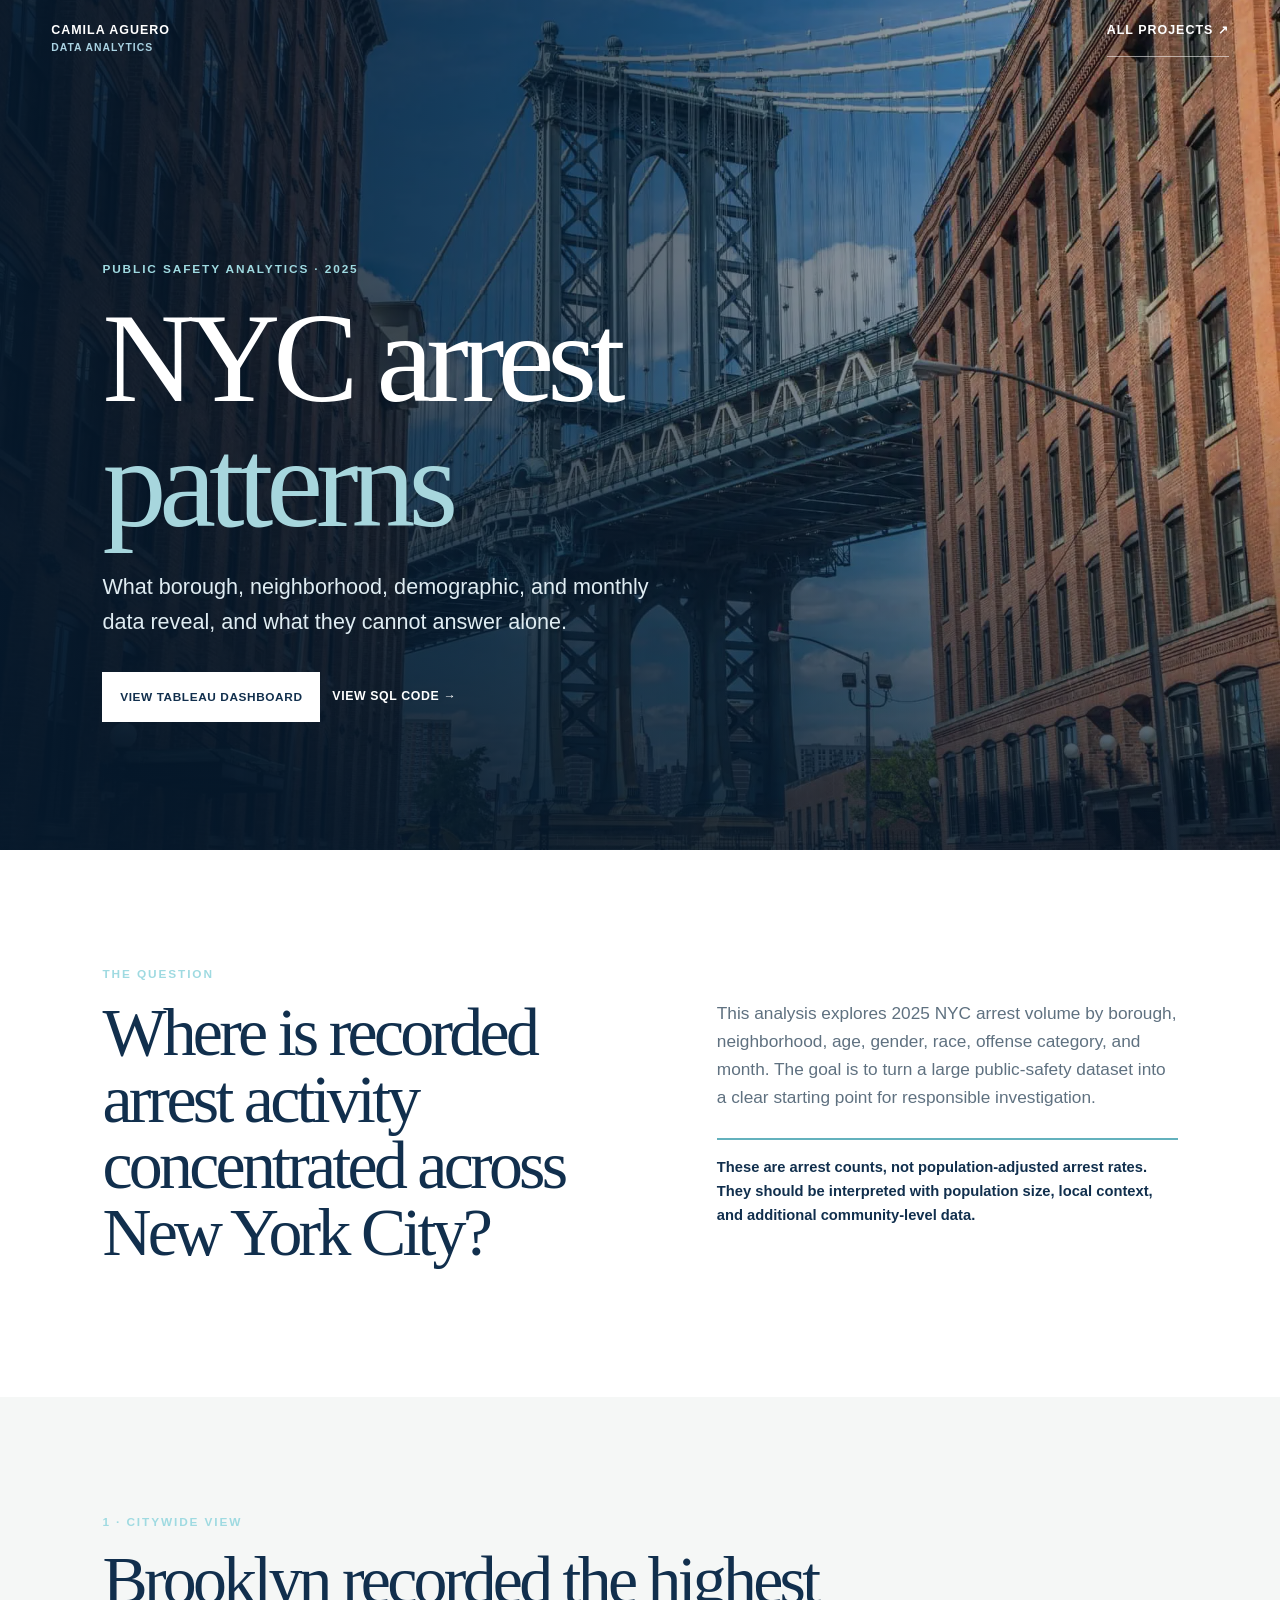
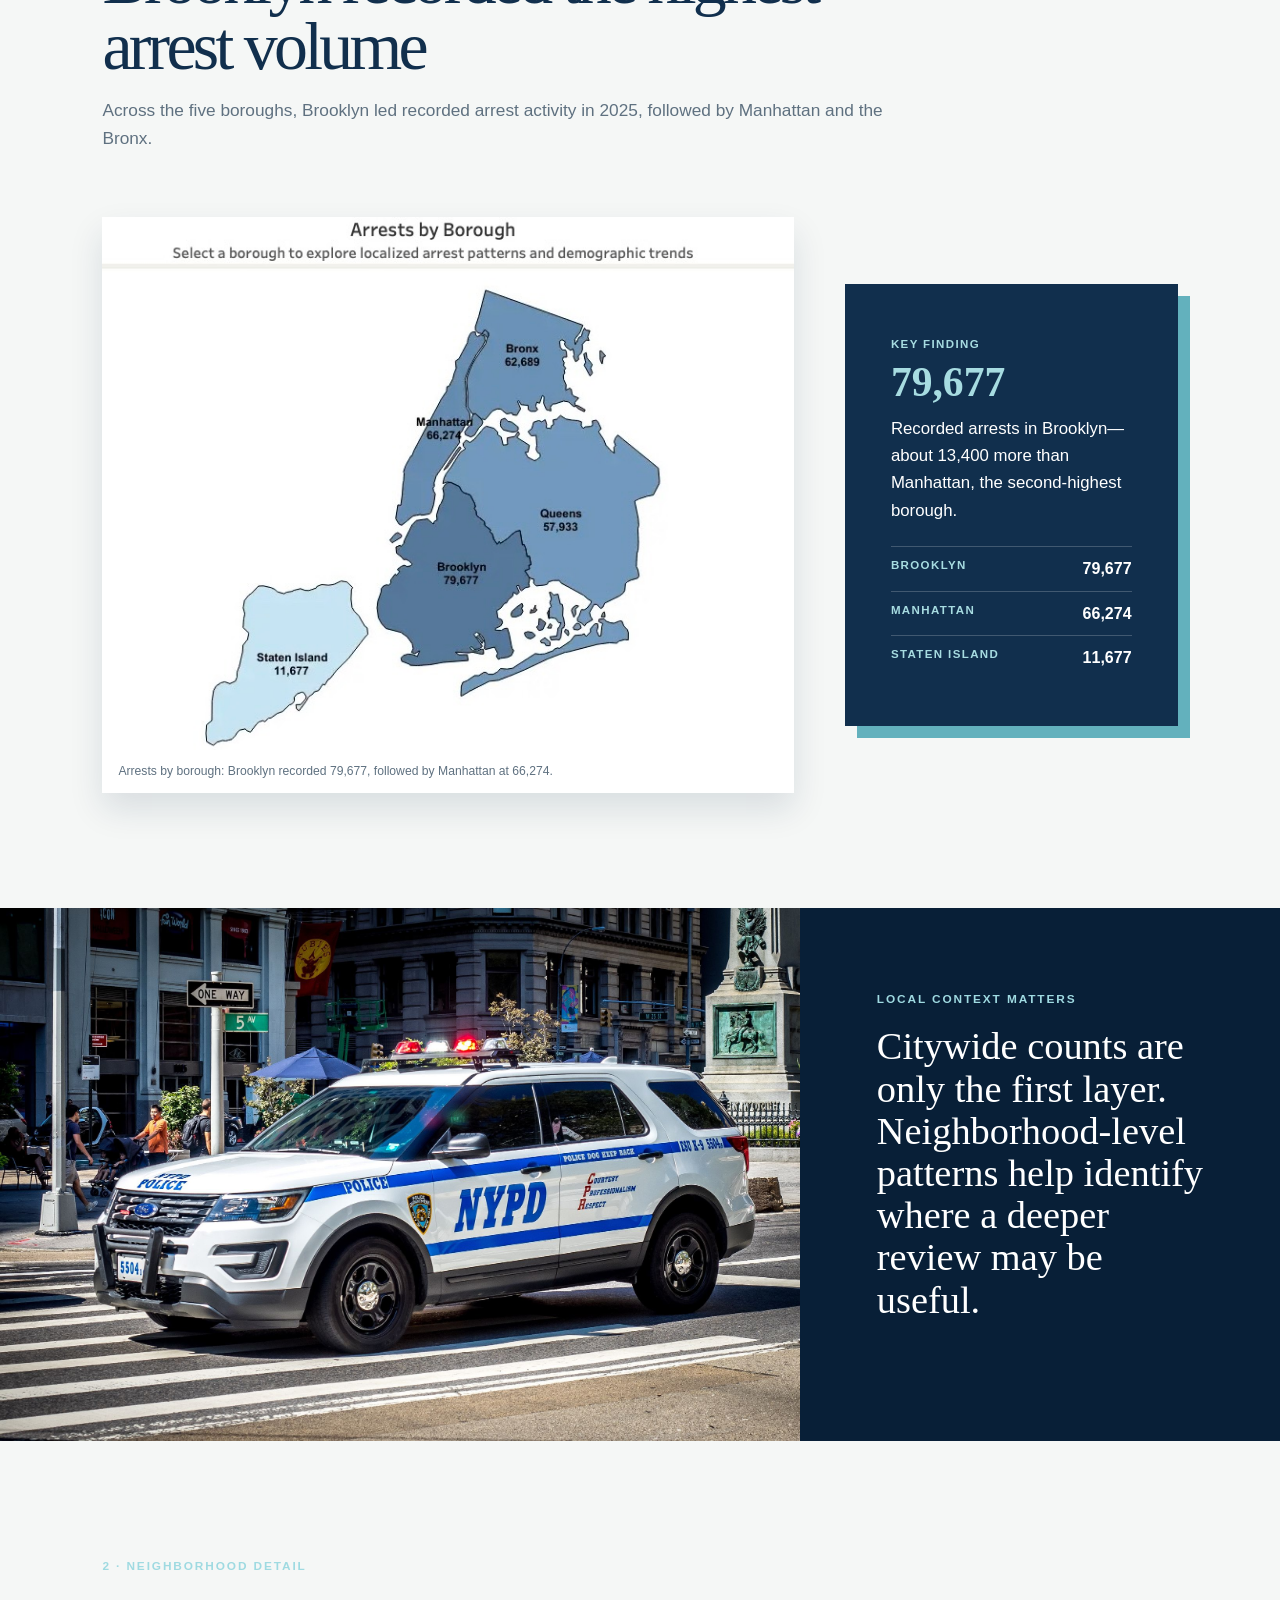
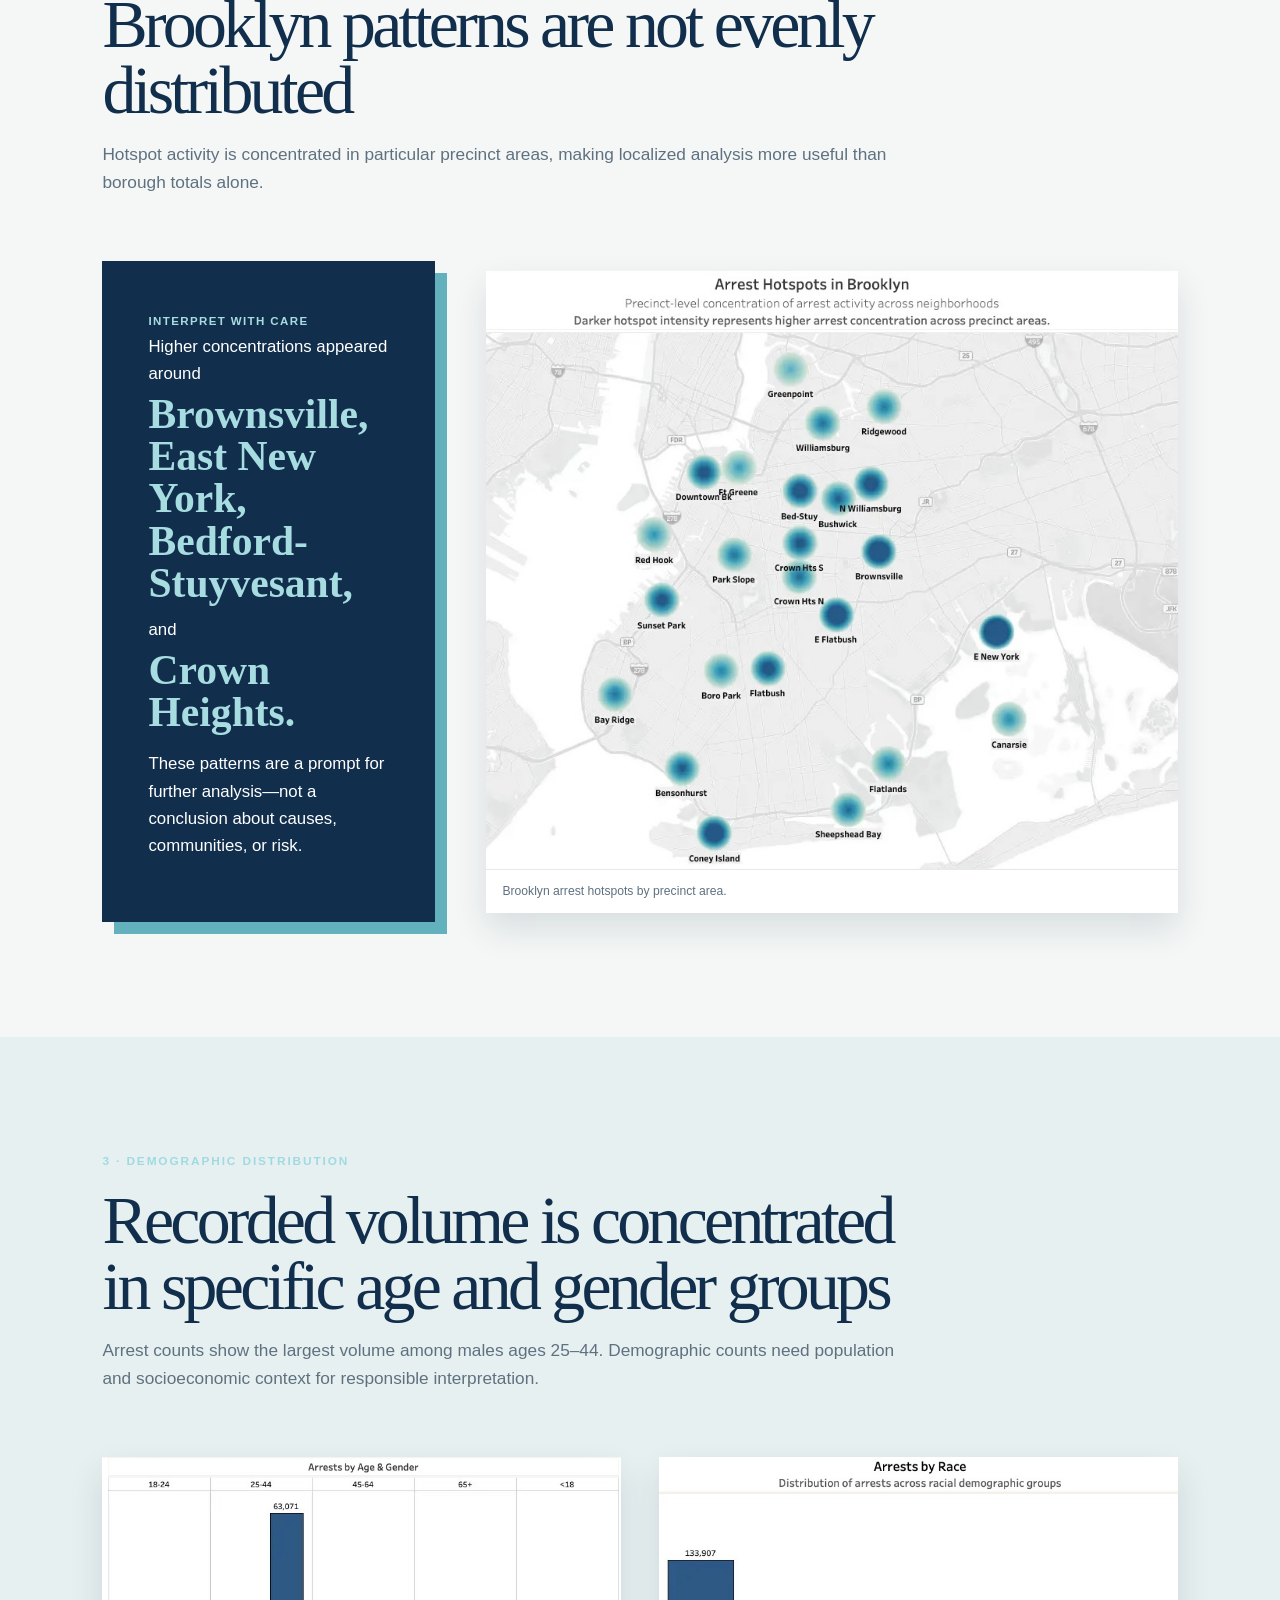
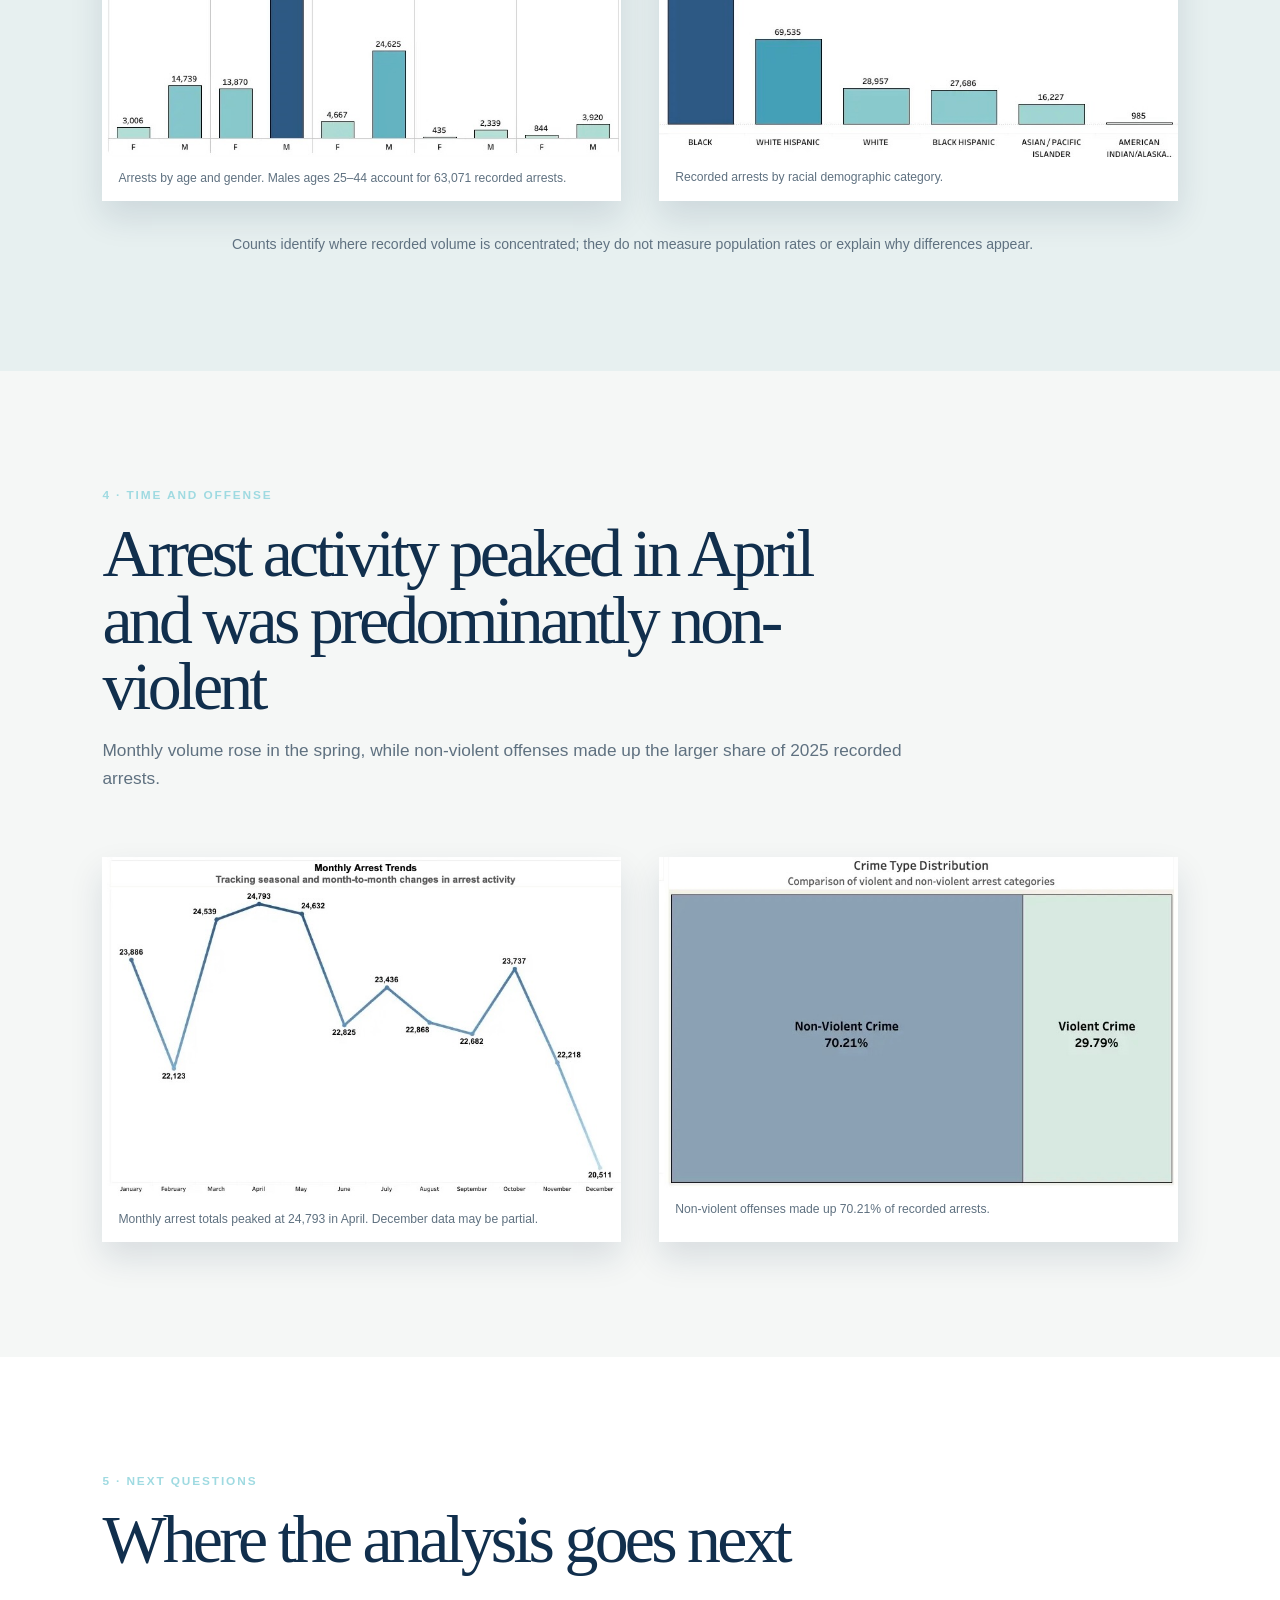
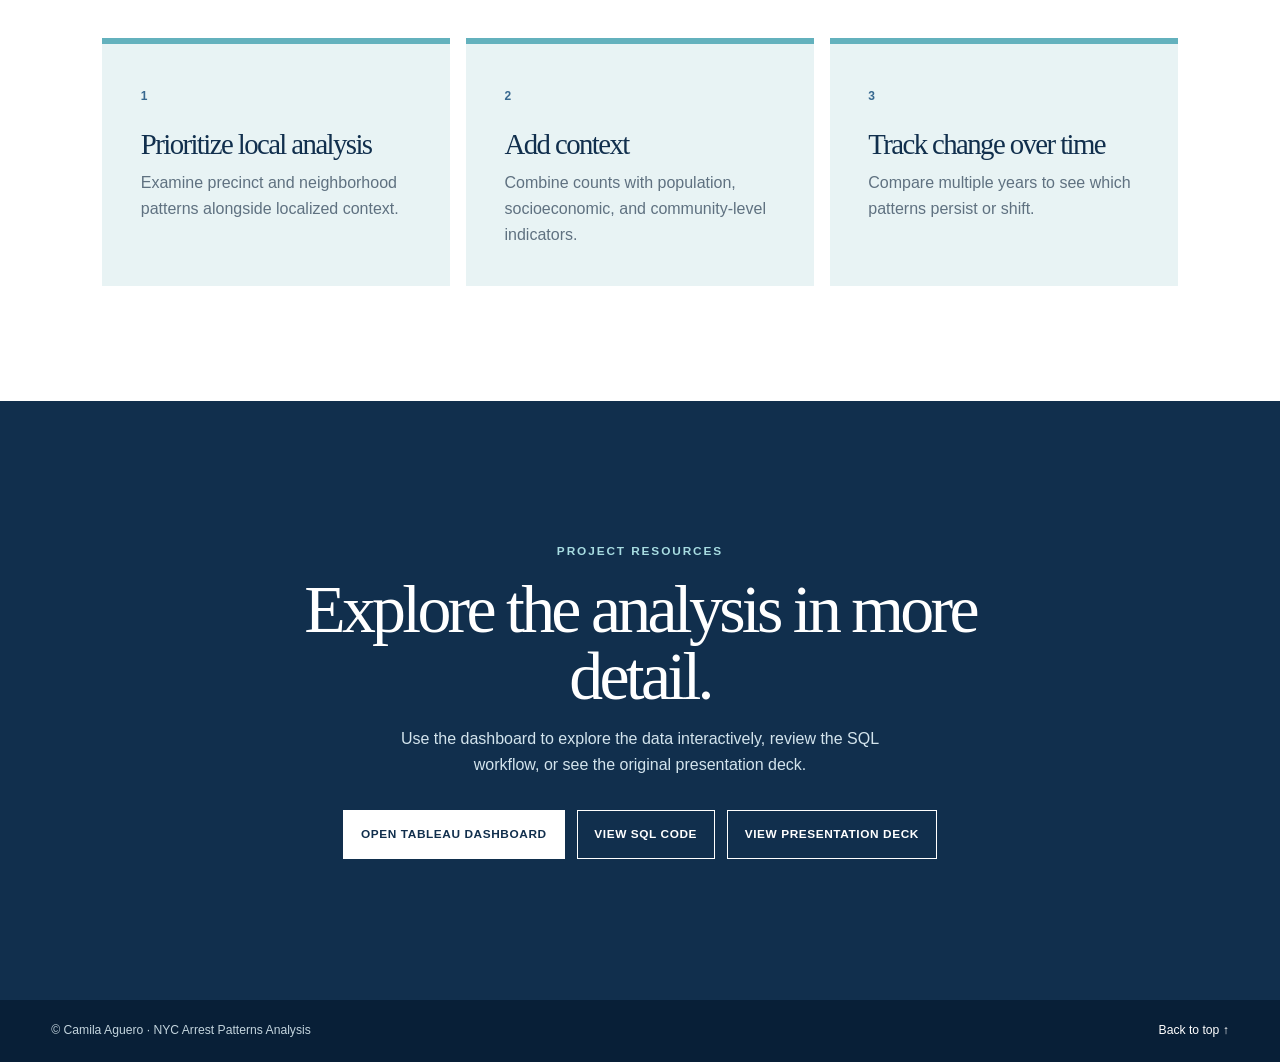
<file: project-nyc.html>
<!DOCTYPE html>
<html lang="en">
<head>
	<meta charset="utf-8" /><meta name="viewport" content="width=device-width, initial-scale=1" />
	<meta name="description" content="An editorial data analysis of 2025 NYC arrest patterns across boroughs, neighborhoods, demographics, and time." />
	<title>NYC Arrest Patterns Analysis | Camila Aguero</title>
	<link rel="icon" type="image/svg+xml" href="data:image/svg+xml,%3Csvg xmlns='http://www.w3.org/2000/svg' viewBox='0 0 64 64'%3E%3Crect width='64' height='64' rx='14' fill='%230b3154'/%3E%3Cpath d='M17 47h30M22 47V31m10 16V20m10 27V27' stroke='%23a9d7e9' stroke-width='4' fill='none' stroke-linecap='round'/%3E%3C/svg%3E" />
	<link rel="stylesheet" href="assets/css/nyc-article.css?v=2" />
	<link rel="stylesheet" href="assets/css/nyc-article-overrides.css?v=1" />
</head>
<body>
	<a class="skip-link" href="#article">Skip to article</a>
	<header class="site-header"><a class="wordmark" href="index.html">Camila Aguero <span>Data Analytics</span></a><a class="back-link" href="index.html#projects">All projects <span aria-hidden="true">↗</span></a></header>
	<main id="article">
		<section class="article-hero"><div class="hero-image" role="img" aria-label="View of the Manhattan Bridge in New York City"></div><div class="hero-overlay"></div><div class="hero-copy reveal"><p class="eyebrow">Public safety analytics · 2025</p><h1>NYC arrest<br /><em>patterns</em></h1><p>What borough, neighborhood, demographic, and monthly data reveal, and what they cannot answer alone.</p><div class="hero-actions"><a class="button" href="https://public.tableau.com/views/NYCArrestsRatesDasboard-2025Data/Dashboard1?:language=en-US&amp;:sid=&amp;:redirect=auth&amp;:display_count=n&amp;:origin=viz_share_link">View Tableau dashboard</a><a class="text-link" href="https://github.com/camila-aguero-analyst/NYC-Arrests-Analysis/tree/main/SQL">View SQL code →</a></div></div></section>
		<section class="article-intro section"><p class="eyebrow">The question</p><div class="intro-layout"><h2>Where is recorded arrest activity concentrated across New York City?</h2><div><p>This analysis explores 2025 NYC arrest volume by borough, neighborhood, age, gender, race, offense category, and month. The goal is to turn a large public-safety dataset into a clear starting point for responsible investigation.</p><p class="callout">These are arrest counts, not population-adjusted arrest rates. They should be interpreted with population size, local context, and additional community-level data.</p></div></div></section>
		<section class="section story-section"><div class="story-heading"><p class="eyebrow">1 · Citywide view</p><h2>Brooklyn recorded the highest arrest volume</h2><p>Across the five boroughs, Brooklyn led recorded arrest activity in 2025, followed by Manhattan and the Bronx.</p></div><div class="two-column"><figure><img src="images/nyc-article/arrests-by-borough.jpg" alt="Map of NYC arrest counts by borough" /><figcaption>Arrests by borough: Brooklyn recorded 79,677, followed by Manhattan at 66,274.</figcaption></figure><aside class="finding-card"><span>Key finding</span><strong>79,677</strong><p>Recorded arrests in Brooklyn—about 13,400 more than Manhattan, the second-highest borough.</p><dl><div><dt>Brooklyn</dt><dd>79,677</dd></div><div><dt>Manhattan</dt><dd>66,274</dd></div><div><dt>Staten Island</dt><dd>11,677</dd></div></dl></aside></div></section>
		<section class="full-image-section"><img src="images/nyc-article/nyc-police.jpg" alt="NYPD vehicle in Manhattan" /><div><p class="eyebrow">Local context matters</p><p>Citywide counts are only the first layer. Neighborhood-level patterns help identify where a deeper review may be useful.</p></div></section>
		<section class="section story-section"><div class="story-heading"><p class="eyebrow">2 · Neighborhood detail</p><h2>Brooklyn patterns are not evenly distributed</h2><p>Hotspot activity is concentrated in particular precinct areas, making localized analysis more useful than borough totals alone.</p></div><div class="two-column reverse"><aside class="finding-card"><span>Interpret with care</span><p>Higher concentrations appeared around <strong>Brownsville, East New York, Bedford-Stuyvesant,</strong> and <strong>Crown Heights.</strong></p><p>These patterns are a prompt for further analysis—not a conclusion about causes, communities, or risk.</p></aside><figure><img src="images/nyc-article/brooklyn-hotspots.jpg" alt="Map of Brooklyn arrest hotspots by precinct area" /><figcaption>Brooklyn arrest hotspots by precinct area.</figcaption></figure></div></section>
		<section class="section demographic-section"><div class="story-heading"><p class="eyebrow">3 · Demographic distribution</p><h2>Recorded volume is concentrated in specific age and gender groups</h2><p>Arrest counts show the largest volume among males ages 25–44. Demographic counts need population and socioeconomic context for responsible interpretation.</p></div><div class="chart-grid"><figure><img src="images/nyc-article/age-gender.jpg" alt="Bar chart of arrests by age and gender" /><figcaption>Arrests by age and gender. Males ages 25–44 account for 63,071 recorded arrests.</figcaption></figure><figure><img src="images/nyc-article/arrests-by-race.jpg" alt="Bar chart of arrests by race" /><figcaption>Recorded arrests by racial demographic category.</figcaption></figure></div><p class="method-note">Counts identify where recorded volume is concentrated; they do not measure population rates or explain why differences appear.</p></section>
		<section class="section story-section"><div class="story-heading"><p class="eyebrow">4 · Time and offense</p><h2>Arrest activity peaked in April and was predominantly non-violent</h2><p>Monthly volume rose in the spring, while non-violent offenses made up the larger share of 2025 recorded arrests.</p></div><div class="chart-grid"><figure><img src="images/nyc-article/monthly-trends.jpg" alt="Line chart of monthly arrest trends in 2025" /><figcaption>Monthly arrest totals peaked at 24,793 in April. December data may be partial.</figcaption></figure><figure><img src="images/nyc-article/crime-types.jpg" alt="Treemap of violent and non-violent crime arrest categories" /><figcaption>Non-violent offenses made up 70.21% of recorded arrests.</figcaption></figure></div></section>
		<section class="recommendations section"><div class="story-heading"><p class="eyebrow">5 · Next questions</p><h2>Where the analysis goes next</h2></div><div class="recommendation-grid"><article><span>1</span><h3>Prioritize local analysis</h3><p>Examine precinct and neighborhood patterns alongside localized context.</p></article><article><span>2</span><h3>Add context</h3><p>Combine counts with population, socioeconomic, and community-level indicators.</p></article><article><span>3</span><h3>Track change over time</h3><p>Compare multiple years to see which patterns persist or shift.</p></article></div></section>
		<section class="article-end"><p class="eyebrow">Project resources</p><h2>Explore the analysis in more detail.</h2><p>Use the dashboard to explore the data interactively, review the SQL workflow, or see the original presentation deck.</p><div class="end-actions"><a class="button" href="https://public.tableau.com/views/NYCArrestsRatesDasboard-2025Data/Dashboard1?:language=en-US&amp;:sid=&amp;:redirect=auth&amp;:display_count=n&amp;:origin=viz_share_link">Open Tableau dashboard</a><a class="button button-outline" href="https://github.com/camila-aguero-analyst/NYC-Arrests-Analysis/tree/main/SQL">View SQL code</a><a class="button button-outline" href="documents/presentation-decks/nyc-arrest-rates-analysis-2025.pdf">View Presentation Deck</a></div></section>
	</main>
	<footer><p>© Camila Aguero · NYC Arrest Patterns Analysis</p><a href="#article">Back to top ↑</a></footer>
	<script src="assets/js/nyc-article.js"></script>
</body>
</html>
</file>
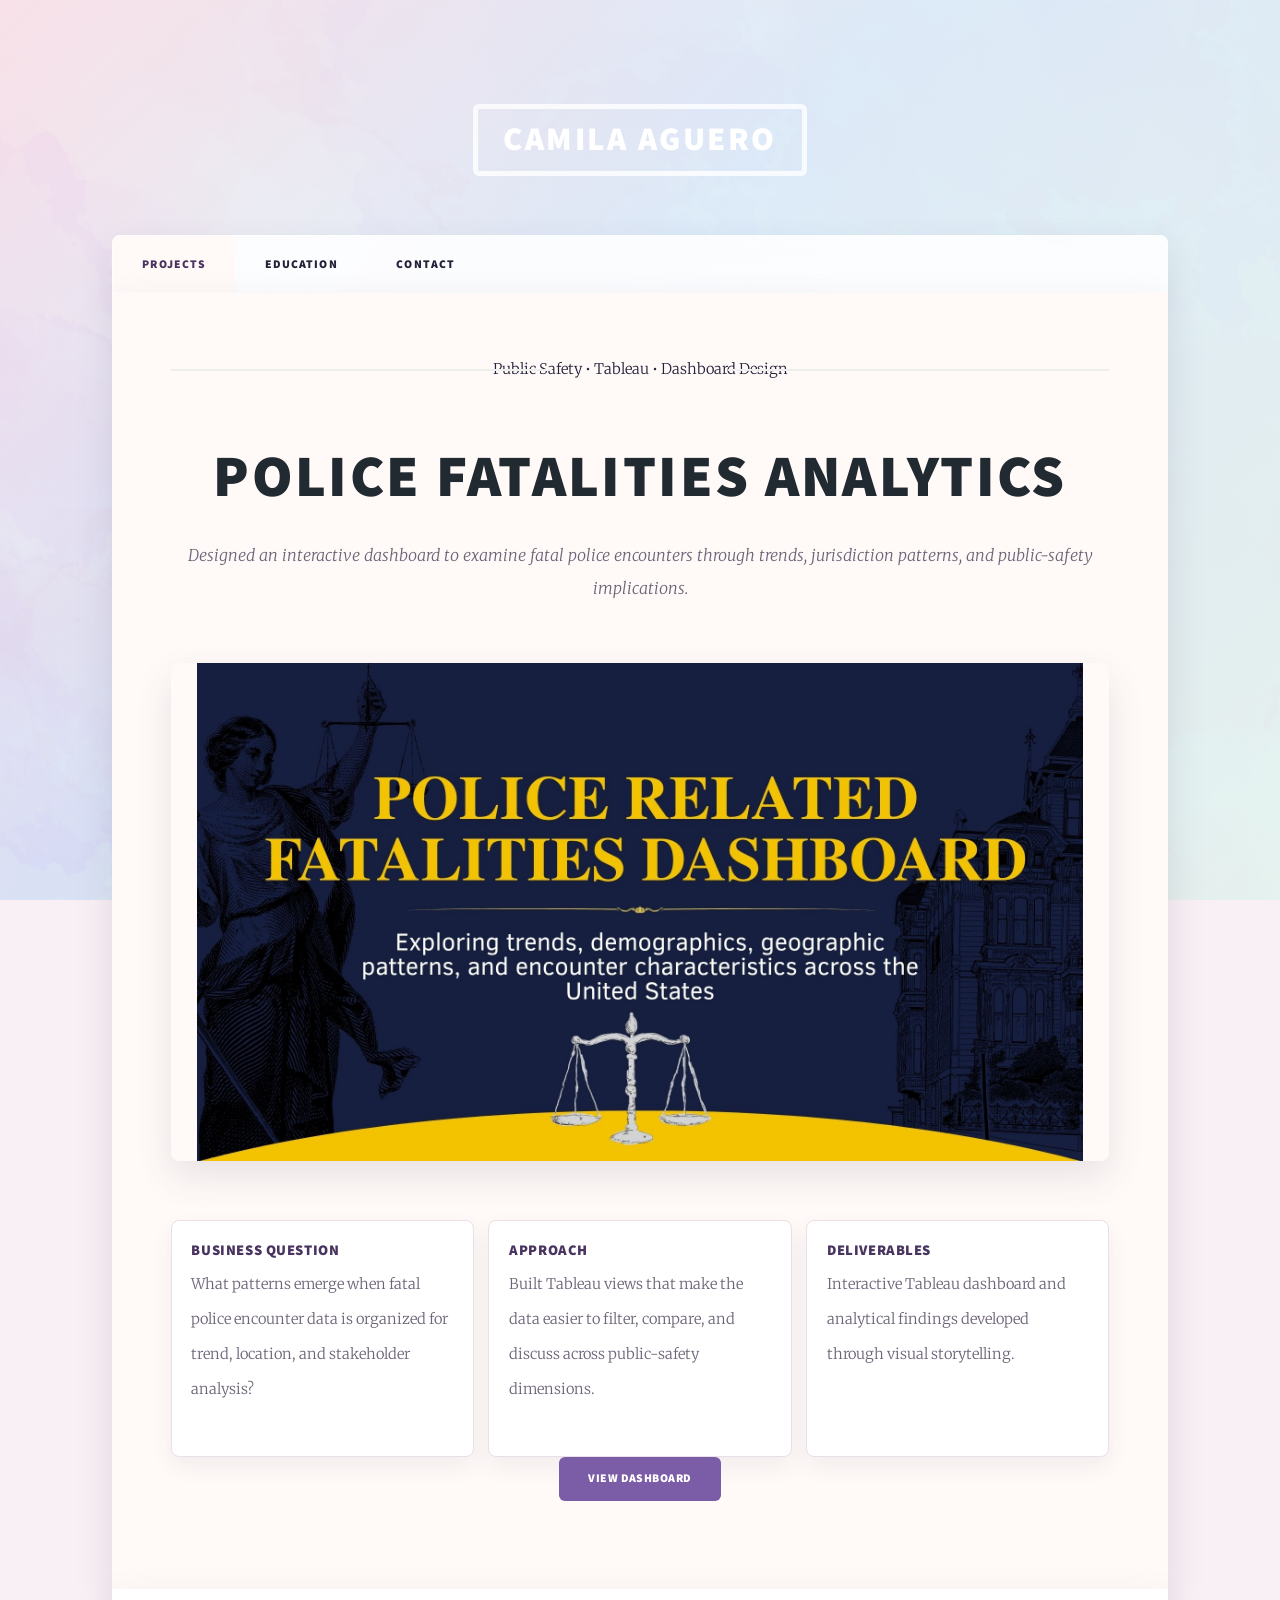
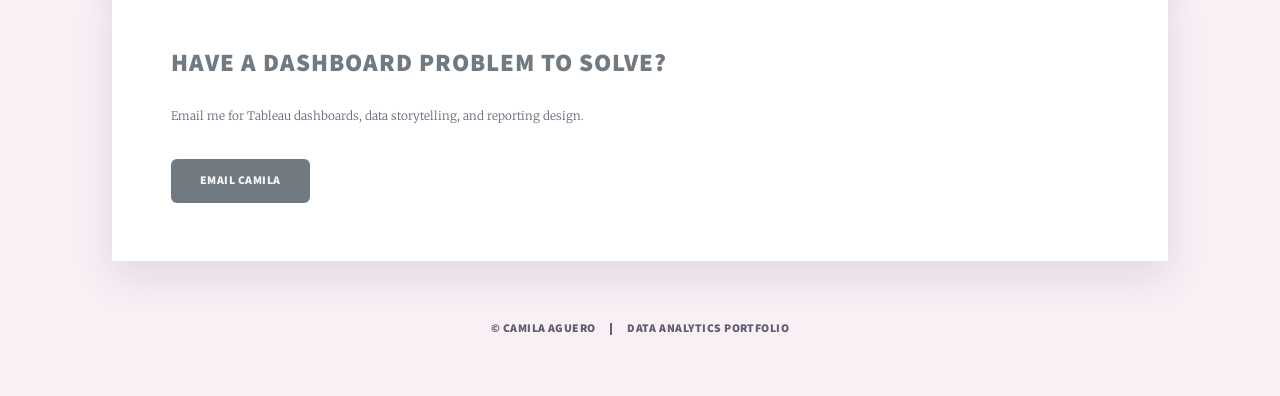
<file: project-public-safety.html>
<!DOCTYPE HTML>
<html lang="en">
<head><title>Police Fatalities Analytics | Camila Aguero</title><meta charset="utf-8" /><meta name="viewport" content="width=device-width, initial-scale=1, user-scalable=no" /><link rel="stylesheet" href="assets/css/main.css" /><link rel="stylesheet" href="assets/css/brand.css?v=4" /><noscript><link rel="stylesheet" href="assets/css/noscript.css" /></noscript></head>
<body class="is-preload"><div id="wrapper"><header id="header"><a href="index.html" class="logo">Camila Aguero</a></header><nav id="nav"><ul class="links"><li class="active"><a href="index.html">Projects</a></li><li><a href="generic.html">Education</a></li><li><a href="#contact" class="scrolly">Contact</a></li></ul></nav><div id="main"><article class="post project-detail"><header class="major"><span class="date">Public Safety • Tableau • Dashboard Design</span><h1>Police Fatalities Analytics</h1><p>Designed an interactive dashboard to examine fatal police encounters through trends, jurisdiction patterns, and public-safety implications.</p></header><div class="image main"><img src="images/police-fatalities-analytics-cover.jpg" alt="Police fatalities analytics dashboard cover" /></div><section class="case-study-grid"><div><h2>Business Question</h2><p>What patterns emerge when fatal police encounter data is organized for trend, location, and stakeholder analysis?</p></div><div><h2>Approach</h2><p>Built Tableau views that make the data easier to filter, compare, and discuss across public-safety dimensions.</p></div><div><h2>Deliverables</h2><p>Interactive Tableau dashboard and analytical findings developed through visual storytelling.</p></div></section><ul class="actions special"><li><a href="https://public.tableau.com/views/Police-RelatedFatalitiesAComprehensiveAnalysisDashboard2/FatalKillings?:language=en-US&:sid=&:redirect=auth&:display_count=n&:origin=viz_share_link" class="button primary">View Dashboard</a></li></ul></article></div><footer id="footer"><section id="contact" class="contact-panel"><h2>Have a dashboard problem to solve?</h2><p>Email me for Tableau dashboards, data storytelling, and reporting design.</p><ul class="actions"><li><a href="mailto:camila.aguero0130@gmail.com" class="button primary">Email Camila</a></li></ul></section></footer><div id="copyright"><ul><li>&copy; Camila Aguero</li><li>Data Analytics Portfolio</li></ul></div></div><script src="assets/js/jquery.min.js"></script><script src="assets/js/jquery.scrollex.min.js"></script><script src="assets/js/jquery.scrolly.min.js"></script><script src="assets/js/browser.min.js"></script><script src="assets/js/breakpoints.min.js"></script><script src="assets/js/util.js"></script><script src="assets/js/main.js"></script></body></html>
</file>
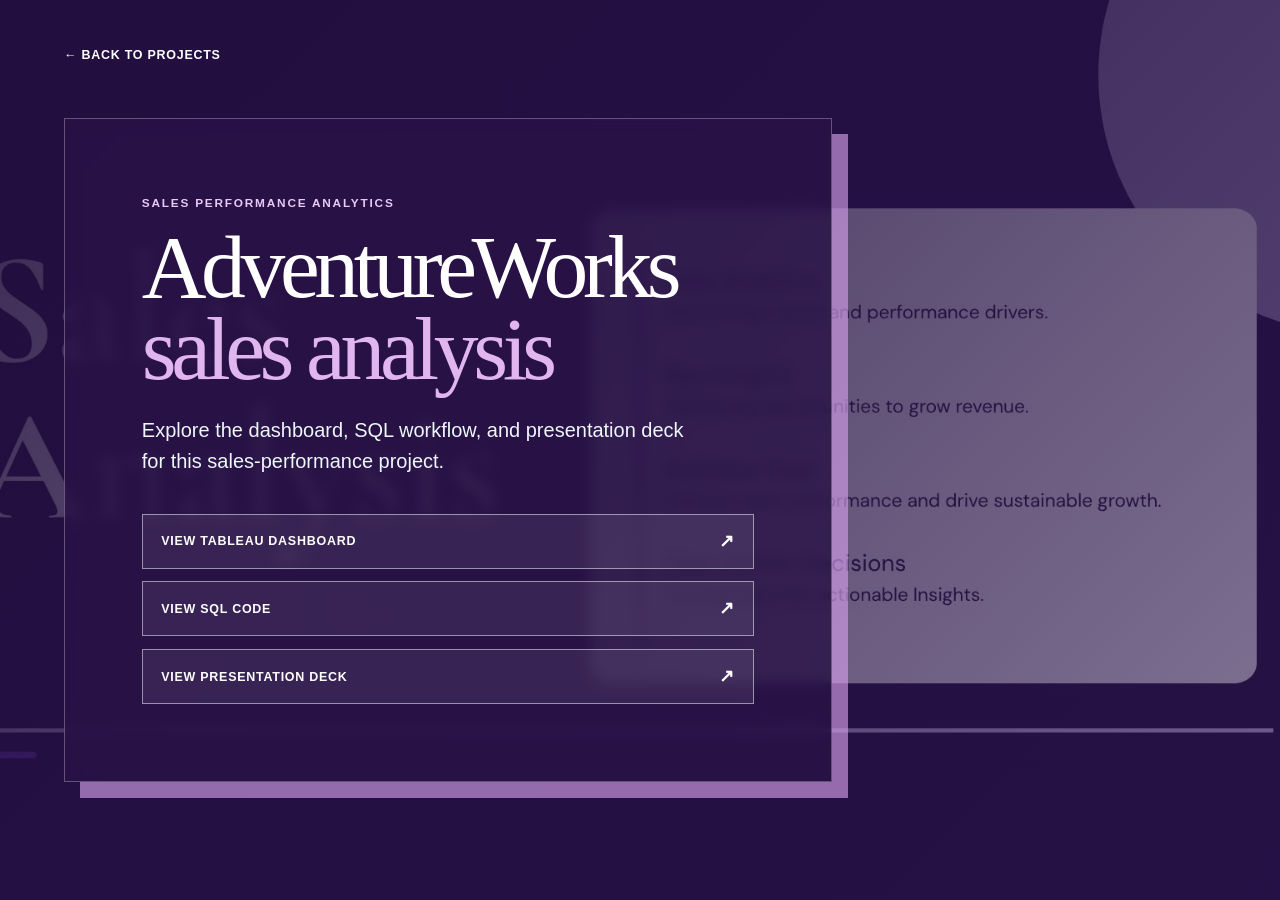
<file: project-sales.html>
<!DOCTYPE html>
<html lang="en">
<head>
  <meta charset="utf-8" />
  <meta name="viewport" content="width=device-width, initial-scale=1" />
  <meta name="description" content="AdventureWorks Sales Analysis project resources." />
  <title>AdventureWorks Sales Analysis | Camila Aguero</title>
  <link rel="stylesheet" href="assets/css/project-resources.css?v=1" />
</head>
<body class="resource-page sales-resource">
  <main><a class="back-link" href="index.html#projects">← Back to projects</a><section class="project-card"><p class="eyebrow">Sales performance analytics</p><h1>AdventureWorks<br /><em>sales analysis</em></h1><p class="intro">Explore the dashboard, SQL workflow, and presentation deck for this sales-performance project.</p><div class="resource-links"><a href="https://public.tableau.com/views/SalesAnalysis-SQLProjectContinuationInsightsStory/SalesDashboard?:language=en-US&amp;:sid=&amp;:redirect=auth&amp;:display_count=n&amp;:origin=viz_share_link">View Tableau dashboard <span>↗</span></a><a href="https://github.com/camila-aguero-analyst/SQL_Sales_Analysis">View SQL code <span>↗</span></a><a href="documents/presentation-decks/sales-analysis.pdf">View presentation deck <span>↗</span></a></div></section></main>
</body>
</html>
</file>
<file: assets/css/brand.css>
:root {
	--ink: #24213a;
	--muted: #6d6478;
	--paper: #fffaf8;
	--panel: #ffffff;
	--blush: #f7dce5;
	--lavender: #ddd5ff;
	--blue: #cfeefa;
	--mint: #dff3ea;
	--accent: #7b5ca7;
	--accent-dark: #493460;
	--line: #eadfe8;
	--shadow: 0 1rem 2.5rem rgba(67, 48, 82, 0.12);
}

html {
	scroll-behavior: smooth;
}

body {
	background-color: #f6edf4;
	background-image:
		linear-gradient(135deg, rgba(247, 220, 229, 0.7), rgba(207, 238, 250, 0.5) 42%, rgba(223, 243, 234, 0.55)),
		url("../../images/pastel-watercolor-background.png");
	background-size: cover;
	background-attachment: fixed;
	color: var(--ink);
}

body, input, select, textarea {
	font-family: "Merriweather", Georgia, serif;
	color: var(--ink);
}

h1, h2, h3, h4, h5, h6,
#nav,
.button,
#copyright,
.project-type,
.eyebrow,
.tool-list,
.project-meta {
	font-family: "Source Sans Pro", Helvetica, sans-serif;
	letter-spacing: 0.04em;
}

p {
	color: var(--muted);
	text-align: left;
}

a {
	color: var(--accent-dark);
	border-bottom-color: rgba(123, 92, 167, 0.35);
}

a:hover {
	color: var(--accent) !important;
}

#wrapper {
	background-color: rgba(255, 250, 248, 0.2);
}

#wrapper > .bg {
	background-color: #f6edf4 !important;
	background-image:
		linear-gradient(135deg, rgba(247, 220, 229, 0.82), rgba(207, 238, 250, 0.68) 42%, rgba(223, 243, 234, 0.76)),
		url("../../images/pastel-watercolor-background.png") !important;
	background-position: center !important;
	background-repeat: no-repeat !important;
	background-size: cover !important;
}

#wrapper.fade-in:before {
	background: #f6edf4;
}

#intro.consulting-hero {
	justify-content: center;
	min-height: 88vh;
	padding: 6rem 2rem 7rem;
	color: var(--ink);
	text-align: center;
}

#intro h1 {
	color: var(--ink);
	text-shadow: none;
	font-size: clamp(2.6rem, 7vw, 5.8rem);
	line-height: 0.98;
	margin-bottom: 1.25rem;
}

#intro p,
#intro a {
	color: var(--ink);
}

#intro.consulting-hero strong,
#intro.consulting-hero b {
	color: var(--accent-dark);
}

#intro.consulting-hero p {
	font-style: normal;
}

#intro.consulting-hero .button {
	box-shadow: inset 0 0 0 2px var(--accent);
	color: var(--accent-dark) !important;
}

#intro.consulting-hero .button.primary {
	background: var(--accent);
	box-shadow: none;
	color: #fff !important;
}

#intro.consulting-hero .button:hover {
	background-color: var(--lavender);
	color: var(--accent-dark) !important;
}

#intro.consulting-hero .button.primary:hover {
	background: var(--accent-dark);
	color: #fff !important;
}

.eyebrow,
.project-type {
	display: block;
	color: var(--accent-dark);
	font-size: 0.78rem;
	font-weight: 900;
	text-transform: uppercase;
	margin-bottom: 0.75rem;
}

.hero-copy {
	max-width: 47rem;
	margin: 0 auto 2rem;
	font-size: 1.05rem;
	line-height: 1.9;
	text-align: center;
}

.hero-metrics {
	display: grid;
	grid-template-columns: repeat(3, minmax(0, 1fr));
	gap: 0.75rem;
	max-width: 48rem;
	margin: 0 auto 2rem;
	padding: 0;
	list-style: none;
}

.hero-metrics li {
	background: rgba(255, 255, 255, 0.76);
	border: 1px solid rgba(255, 255, 255, 0.85);
	border-radius: 8px;
	box-shadow: var(--shadow);
	padding: 1rem;
}

.hero-metrics strong {
	display: block;
	color: var(--accent-dark);
	font-family: "Source Sans Pro", Helvetica, sans-serif;
	font-size: 1.6rem;
	line-height: 1.1;
}

.hero-metrics span {
	color: var(--muted);
	display: block;
	font-size: 0.8rem;
	line-height: 1.4;
}

#header .logo {
	border-color: rgba(255, 255, 255, 0.8);
	color: #fff !important;
	border-radius: 6px;
}

#nav {
	background: rgba(255, 255, 255, 0.86);
	backdrop-filter: blur(14px);
	border: 1px solid rgba(255, 255, 255, 0.55);
	border-radius: 8px 8px 0 0;
	box-shadow: var(--shadow);
}

#nav ul.links li.active,
#nav ul.links li.active a {
	background-color: var(--paper);
	color: var(--accent-dark) !important;
}

#nav ul.links li a {
	color: var(--ink);
}

#main,
#footer {
	background: var(--paper);
	box-shadow: var(--shadow);
}

#main > * {
	border-top-color: var(--line);
}

.brand-section {
	padding: 4rem !important;
}

.brand-section header.major {
	max-width: 56rem;
	margin: 0 auto 2.5rem;
}

.brand-section header.major h1,
.brand-section header.major h2 {
	color: var(--ink);
}

.service-grid,
.case-study-grid {
	display: grid;
	grid-template-columns: repeat(3, minmax(0, 1fr));
	gap: 1rem;
}

.service-grid article,
.case-study-grid > div {
	background: #fff;
	border: 1px solid var(--line);
	border-radius: 8px;
	padding: 1.35rem;
	box-shadow: 0 0.65rem 1.5rem rgba(67, 48, 82, 0.07);
}

.service-grid h3,
.case-study-grid h2 {
	color: var(--accent-dark);
	font-size: 1rem;
	margin-bottom: 0.5rem;
}

.tool-list,
.project-meta {
	display: flex;
	flex-wrap: wrap;
	justify-content: center;
	gap: 0.5rem;
	list-style: none;
	margin: 1.5rem 0 2rem;
	padding: 0;
}

.tool-list li,
.project-meta li {
	background: linear-gradient(135deg, var(--blush), var(--blue));
	border: 1px solid rgba(255, 255, 255, 0.75);
	border-radius: 6px;
	color: var(--accent-dark);
	font-size: 0.72rem;
	font-weight: 900;
	line-height: 1.2;
	padding: 0.55rem 0.7rem;
	text-transform: uppercase;
}

#main > .posts > article {
	background: #fff;
	border-color: var(--line);
	text-align: left;
}

#main > .posts > article header {
	text-align: left;
}

#main > .posts > article h2 {
	font-size: 1.45rem;
	line-height: 1.18;
}

#main > .posts > article p {
	line-height: 1.85;
}

.premium-projects .image.fit,
.credential-grid .image.fit {
	background: linear-gradient(135deg, rgba(247, 220, 229, 0.46), rgba(207, 238, 250, 0.46));
	border-radius: 8px;
	overflow: hidden;
	box-shadow: 0 0.75rem 1.7rem rgba(67, 48, 82, 0.12);
}

.premium-projects .image.fit img,
.credential-grid .image.fit img {
	aspect-ratio: 16 / 9;
	height: auto;
	object-fit: contain;
	width: 100%;
}

.premium-projects .image.fit.full-image {
	background: linear-gradient(135deg, rgba(247, 220, 229, 0.46), rgba(207, 238, 250, 0.46));
}

.premium-projects .image.fit.full-image img,
.credential-grid .image.fit.full-image img {
	object-fit: contain;
}

.credential-grid .image.fit.full-image {
	background: linear-gradient(135deg, rgba(247, 220, 229, 0.46), rgba(223, 243, 234, 0.5));
}

.premium-projects article:first-child .image.fit img {
	aspect-ratio: 16 / 9;
}

.premium-projects .actions.special {
	display: grid;
	gap: 0.75rem;
	grid-template-columns: repeat(auto-fit, minmax(10.5rem, 1fr));
}

.premium-projects .actions.special li {
	padding-left: 0;
}

.premium-projects .actions.special .button {
	width: 100%;
}

.button,
input[type="submit"],
button {
	border-radius: 6px;
	box-shadow: inset 0 0 0 2px var(--accent);
	color: var(--accent-dark) !important;
}

.button.primary,
input[type="submit"].primary,
button.primary {
	background: var(--accent);
	box-shadow: none;
	color: #fff !important;
}

.button:hover {
	background-color: var(--lavender);
	box-shadow: inset 0 0 0 2px var(--accent-dark);
	color: var(--accent-dark) !important;
}

.button.primary:hover {
	background: var(--accent-dark);
	color: #fff !important;
}

.about-section {
	background: linear-gradient(135deg, rgba(247, 220, 229, 0.55), rgba(223, 243, 234, 0.75));
}

.credibility-list {
	list-style: none;
	margin: 0 auto;
	max-width: 58rem;
	padding: 0;
}

.credibility-list li {
	background: rgba(255, 255, 255, 0.78);
	border-left: 4px solid var(--accent);
	margin-bottom: 0.85rem;
	padding: 1rem 1.25rem;
}

.project-detail .image.main {
	border-radius: 8px;
	overflow: hidden;
	box-shadow: var(--shadow);
}

.project-detail .image.main img {
	max-height: 34rem;
	object-fit: contain;
	width: 100%;
}

#footer {
	background: #fff;
	color: var(--muted);
}

#footer > section {
	border-left-color: var(--line);
}

#footer > section.split > section,
#footer > section.split.contact > section {
	border-top-color: var(--line);
}

.contact-panel h2 {
	color: var(--ink);
	font-size: 1.7rem;
}

#footer a,
#footer p,
#footer h3 {
	color: var(--muted);
}

#copyright {
	color: rgba(36, 33, 58, 0.7);
}

#copyright a {
	color: inherit;
}

@media screen and (max-width: 980px) {
	.service-grid,
	.case-study-grid {
		grid-template-columns: 1fr;
	}

	.brand-section {
		padding: 3rem 2rem !important;
	}
}

@media screen and (max-width: 736px) {
	#intro.consulting-hero {
		min-height: auto;
		padding: 4.5rem 1.25rem 3rem;
	}

	.hero-metrics {
		grid-template-columns: 1fr;
	}

	#intro.consulting-hero .actions {
		display: flex;
	}

	#intro.consulting-hero .actions li,
	#intro.consulting-hero .button {
		width: 100%;
	}

	#nav {
		border-radius: 0;
	}

	#navPanelToggle {
		align-items: center;
		display: flex;
		min-height: 44px;
		padding: 0.45rem 1rem;
	}

	#navPanel {
		max-width: 86%;
		padding: 3.25rem 1.75rem 2rem;
	}

	#navPanel .links li a {
		min-height: 48px;
		padding: 0.95rem 0;
	}

	.brand-section {
		padding: 2.35rem 1.35rem !important;
	}

	.brand-section header.major {
		margin-bottom: 1.5rem;
	}

	.service-grid {
		gap: 0.85rem;
	}

	.service-grid article,
	.case-study-grid > div {
		padding: 1.05rem;
	}

	#main > .posts > article {
		text-align: left;
	}

	#main > .posts > * {
		padding: 1.5rem;
	}

	.premium-projects .image.fit img,
	.credential-grid .image.fit img {
		aspect-ratio: 4 / 3;
		object-fit: contain;
	}

	.premium-projects article:first-child .image.fit img {
		aspect-ratio: 4 / 3;
		object-fit: contain;
	}

	.premium-projects .image.fit,
	.credential-grid .image.fit {
		background: linear-gradient(135deg, rgba(247, 220, 229, 0.42), rgba(207, 238, 250, 0.42));
	}

	.premium-projects .actions.special {
		gap: 0.65rem;
		grid-template-columns: 1fr;
		margin: 1.5rem 0 0;
		width: 100%;
	}

	.premium-projects .actions.special li {
		margin: 0;
		width: 100%;
	}

	.premium-projects .actions.special .button {
		min-height: 3rem;
		padding: 0 0.8rem;
	}

	.tool-list,
	.project-meta {
		justify-content: flex-start;
	}

	#footer .actions li,
	#footer .button {
		width: 100%;
	}
}
</file>
<file: assets/css/nyc-article.css>
:root { --ink: #112f4d; --ink-deep: #081f37; --blue: #37688f; --teal: #63b1bd; --paper: #f5f7f6; --white: #fff; --muted: #5f7180; }* { box-sizing: border-box; }html { scroll-behavior: smooth; }body { margin: 0; background: var(--paper); color: var(--ink); font-family: Arial, Helvetica, sans-serif; line-height: 1.62; }img { display: block; max-width: 100%; }a { color: inherit; }.skip-link { position: fixed; z-index: 20; top: -4rem; left: 1rem; padding: .7rem 1rem; background: var(--white); color: var(--ink); font-weight: 700; }.skip-link:focus { top: 1rem; }.site-header { position: absolute; z-index: 5; top: 0; left: 0; right: 0; display: flex; justify-content: space-between; padding: 1.25rem clamp(1.2rem, 4vw, 4.5rem); color: var(--white); }.wordmark, .back-link { color: inherit; font-size: .78rem; font-weight: 800; letter-spacing: .08em; text-decoration: none; text-transform: uppercase; }.wordmark span { display: block; color: #aad3e3; font-size: .65rem; }.back-link { border-bottom: 1px solid rgba(255,255,255,.55); }.article-hero { position: relative; display: grid; min-height: min(850px, 100svh); align-items: end; overflow: hidden; background: var(--ink-deep); color: var(--white); }.hero-image, .hero-overlay { position: absolute; inset: 0; }.hero-image { background: url('../../images/nyc-article/brooklyn-bridge.webp') center/cover; }.hero-overlay { background: linear-gradient(90deg, rgba(5,24,43,.93) 0%, rgba(5,24,43,.67) 47%, rgba(5,24,43,.18) 100%), linear-gradient(0deg, rgba(5,24,43,.72), transparent 55%); }.hero-copy { position: relative; width: min(52rem, calc(100% - 2.5rem)); margin: 0 clamp(1.25rem, 8vw, 9rem) clamp(3rem, 10vw, 8rem); }.eyebrow { margin: 0 0 1rem; color: #9fdae1; font-size: .74rem; font-weight: 800; letter-spacing: .16em; text-transform: uppercase; }h1, h2, h3, p { margin-top: 0; }h1, h2, h3 { font-family: Georgia, 'Times New Roman', serif; font-weight: 500; letter-spacing: -.055em; line-height: .98; }h1 { margin-bottom: 1.5rem; font-size: clamp(4.4rem, 10vw, 9.5rem); }h1 em { color: #a7d6dd; font-style: normal; }.hero-copy > p:not(.eyebrow) { max-width: 35rem; color: #dfecf2; font-size: clamp(1.1rem, 1.8vw, 1.35rem); }.hero-actions, .end-actions { display: flex; flex-wrap: wrap; gap: .75rem; margin-top: 2rem; }.button { display: inline-flex; min-height: 3.1rem; align-items: center; justify-content: center; padding: .8rem 1.05rem; border: 1px solid var(--ink); background: var(--ink); color: var(--white); font-size: .74rem; font-weight: 800; letter-spacing: .05em; text-align: center; text-decoration: none; text-transform: uppercase; transition: .2s ease; }.button:hover { transform: translateY(-2px); background: var(--teal); border-color: var(--teal); }.hero-actions .button { border-color: var(--white); background: var(--white); color: var(--ink); }.text-link { align-self: center; color: var(--white); font-size: .77rem; font-weight: 800; letter-spacing: .05em; text-decoration: none; text-transform: uppercase; }.section { padding: clamp(4.5rem, 9vw, 8rem) clamp(1.25rem, 8vw, 9rem); }.article-intro { background: var(--white); }.intro-layout { display: grid; grid-template-columns: minmax(15rem, 1fr) minmax(18rem, .9fr); gap: clamp(2rem, 8vw, 9rem); max-width: 82rem; }.intro-layout h2, .story-heading h2, .article-end h2 { margin-bottom: 1rem; font-size: clamp(2.5rem, 5.3vw, 5.6rem); }.intro-layout p { max-width: 36rem; color: var(--muted); font-size: 1.08rem; }.callout { margin-top: 1.6rem; padding: 1rem 0 0; border-top: 2px solid var(--teal); color: var(--ink) !important; font-size: .92rem !important; font-weight: 700; }.story-section { background: var(--paper); }.story-heading { max-width: 50rem; margin-bottom: clamp(2rem, 5vw, 4rem); }.story-heading > p:not(.eyebrow) { color: var(--muted); font-size: 1.08rem; }.two-column { display: grid; grid-template-columns: minmax(0, 1.35fr) minmax(17rem, .65fr); gap: clamp(1.4rem, 4vw, 4.5rem); align-items: center; }.two-column.reverse { grid-template-columns: minmax(17rem, .65fr) minmax(0, 1.35fr); }.two-column.reverse figure { order: 2; }figure { margin: 0; background: var(--white); box-shadow: 0 1rem 2rem rgba(15,45,70,.12); }figcaption { padding: .8rem 1rem; color: var(--muted); font-size: .76rem; line-height: 1.45; }.finding-card { padding: clamp(1.6rem, 3.6vw, 3.2rem); background: var(--ink); color: var(--white); box-shadow: .75rem .75rem 0 var(--teal); }.finding-card span, .finding-card dt { color: #a7dce1; font-size: .72rem; font-weight: 800; letter-spacing: .12em; text-transform: uppercase; }.finding-card strong { display: block; margin: .35rem 0 .7rem; color: #a7dce1; font-family: Georgia, serif; font-size: clamp(3rem, 5vw, 5rem); line-height: 1; }.finding-card p { font-size: 1.05rem; }.finding-card dl { margin: 1.4rem 0 0; }.finding-card dl div { display: flex; justify-content: space-between; gap: 1rem; padding: .55rem 0; border-top: 1px solid rgba(255,255,255,.2); }.finding-card dd { margin: 0; font-weight: 700; }.full-image-section { display: grid; grid-template-columns: 1.25fr .75fr; background: var(--ink-deep); color: var(--white); }.full-image-section img { width: 100%; height: 100%; min-height: 26rem; object-fit: cover; }.full-image-section div { display: grid; align-content: center; padding: clamp(2rem, 6vw, 6rem); }.full-image-section div p:last-child { max-width: 25rem; font-family: Georgia, serif; font-size: clamp(1.7rem, 3vw, 3.1rem); line-height: 1.1; }.demographic-section { background: #e7f0f0; }.chart-grid { display: grid; grid-template-columns: 1fr 1fr; gap: clamp(1.2rem, 3vw, 2.8rem); }.chart-grid img { width: 100%; }.method-note { max-width: 51rem; margin: 2rem auto 0; color: var(--muted); font-size: .88rem; }.recommendations { background: var(--white); }.recommendation-grid { display: grid; grid-template-columns: repeat(3, 1fr); gap: 1rem; }.recommendation-grid article { min-height: 15rem; padding: clamp(1.4rem, 3vw, 2.5rem); background: #e8f3f4; border-top: .4rem solid var(--teal); }.recommendation-grid span { color: var(--blue); font-size: .75rem; font-weight: 800; letter-spacing: .12em; }.recommendation-grid h3 { margin: 1.4rem 0 .7rem; font-size: 1.8rem; }.recommendation-grid p { margin-bottom: 0; color: var(--muted); }.article-end { padding: clamp(5rem, 11vw, 9rem) clamp(1.25rem, 8vw, 9rem); background: var(--ink); color: var(--white); text-align: center; }.article-end > p:not(.eyebrow) { max-width: 34rem; margin: 0 auto; color: #d3e4ed; }.article-end .eyebrow { color: #a7dce1; }.article-end h2 { max-width: 50rem; margin-left: auto; margin-right: auto; }.end-actions { justify-content: center; }.article-end .button { background: var(--white); border-color: var(--white); color: var(--ink); }.article-end .button-outline { background: transparent; color: var(--white); }.reveal { opacity: 0; transform: translateY(1.5rem); transition: opacity .7s ease, transform .7s ease; }.reveal.is-visible { opacity: 1; transform: translateY(0); }footer { display: flex; justify-content: space-between; gap: 1rem; padding: 1.3rem clamp(1.25rem, 4vw, 4.5rem); background: var(--ink-deep); color: #c4d5de; font-size: .76rem; }footer p { margin: 0; }footer a { color: var(--white); text-decoration: none; }@media (max-width: 800px) { .article-hero { min-height: 42rem; }.intro-layout, .two-column, .two-column.reverse, .full-image-section, .chart-grid, .recommendation-grid { grid-template-columns: 1fr; }.two-column.reverse figure { order: initial; }.full-image-section img { min-height: 18rem; }.finding-card { box-shadow: .45rem .45rem 0 var(--teal); } }@media (max-width: 560px) { .site-header { padding-top: 1rem; }.wordmark, .back-link { font-size: .65rem; }.hero-copy { margin-bottom: 3.5rem; }.hero-copy h1 { font-size: clamp(3.1rem, 16vw, 4.2rem); }.hero-actions, .end-actions { flex-direction: column; }.hero-actions .button, .end-actions .button { width: 100%; }.text-link { text-align: center; }.section { padding-left: 1.1rem; padding-right: 1.1rem; }footer { flex-direction: column; } }@media (prefers-reduced-motion: reduce) { html { scroll-behavior: auto; }.reveal { opacity: 1; transform: none; transition: none; } }
</file>
<file: assets/css/divvy-article.css>
.divvy-article { --ink: #103653; --ink-deep: #082238; --blue: #2d6d9c; --teal: #64b8b3; --paper: #f3f8f7; --muted: #526d7b; }.divvy-article .hero-image { background-image: url('../../images/divvy-article/chicago-skyline.png'); }.divvy-article .hero-overlay { background: linear-gradient(90deg, rgba(5,32,53,.92) 0%, rgba(5,32,53,.62) 48%, rgba(5,32,53,.15) 100%), linear-gradient(0deg, rgba(5,32,53,.7), transparent 55%); }.divvy-article h1 em { color: #91d4d3; }.divvy-article .wordmark span, .divvy-article .eyebrow { color: #9adbd7; }.divvy-article .finding-card { box-shadow-color: #65bbb9; }.divvy-article .finding-card strong { color: #9adbd7; }.divvy-article .demographic-section { background: #e5f1f0; }.divvy-article .recommendation-grid article { background: #e5f2f0; border-top-color: #64b8b3; }
</file>
<file: assets/css/lumina-resources.css>
:root { --ink: #37242b; --deep: #241519; --rose: #d69f98; --gold: #c8aa46; --paper: #fbf9f7; --white: #fff; }
* { box-sizing: border-box; }
body { min-height: 100vh; margin: 0; background: linear-gradient(135deg, rgba(37,21,25,.88), rgba(37,21,25,.5)), url('../../images/lumina-brand-lift-cover.jpg') center/cover fixed; color: var(--white); font-family: Arial, Helvetica, sans-serif; }
.project-page { min-height: 100vh; padding: clamp(1.4rem, 5vw, 4.5rem); display: grid; align-content: center; }
.back-link { position: absolute; top: clamp(1.2rem, 4vw, 3rem); color: var(--white); font-size: .78rem; font-weight: 800; letter-spacing: .06em; text-decoration: none; text-transform: uppercase; }
.project-card { width: min(48rem, 100%); padding: clamp(2rem, 6vw, 5rem); border: 1px solid rgba(255,255,255,.28); background: rgba(55,36,43,.78); box-shadow: 1rem 1rem 0 rgba(214,159,152,.72); backdrop-filter: blur(7px); }
.eyebrow { margin: 0 0 1rem; color: #f0c5bd; font-size: .74rem; font-weight: 800; letter-spacing: .15em; text-transform: uppercase; }
h1 { margin: 0 0 1.5rem; font-family: Georgia, 'Times New Roman', serif; font-size: clamp(3rem, 7vw, 6.7rem); font-weight: 500; letter-spacing: -.06em; line-height: .92; } h1 em { color: #f0c3bd; font-style: normal; }
.intro { max-width: 35rem; color: #faeeeb; font-size: clamp(1.05rem, 2vw, 1.25rem); line-height: 1.55; }
.resource-links { display: grid; gap: .8rem; margin-top: 2.3rem; }.resource-links a { display: flex; align-items: center; justify-content: space-between; gap: 1rem; padding: 1rem 1.15rem; border: 1px solid rgba(255,255,255,.5); background: rgba(255,255,255,.08); color: var(--white); font-size: .78rem; font-weight: 800; letter-spacing: .06em; text-decoration: none; text-transform: uppercase; transition: .2s ease; }.resource-links a:hover { transform: translateX(.3rem); border-color: var(--gold); background: var(--gold); color: var(--deep); }.resource-links span { font-size: 1.1rem; }
@media (max-width: 560px) { body { background-attachment: scroll; }.project-page { align-content: end; padding: 1.15rem; }.project-card { padding: 2rem 1.35rem; box-shadow: .45rem .45rem 0 rgba(214,159,152,.72); }.back-link { left: 1.15rem; } h1 { font-size: clamp(2.75rem, 15vw, 4.3rem); } }
</file>
<file: assets/css/project-resources.css>
:root { --ink:#1d2440; --deep:#101833; --accent:#78b7c5; --soft:#e6f5f5; --white:#fff; }
* { box-sizing:border-box; } body { min-height:100vh; margin:0; color:var(--white); font-family:Arial,Helvetica,sans-serif; } .resource-page { background:linear-gradient(135deg,rgba(12,24,51,.9),rgba(12,24,51,.53)); }.sales-resource { background-image:linear-gradient(135deg,rgba(33,13,61,.9),rgba(33,13,61,.52)),url('../../images/sales-analysis-cover.jpg'); }.nutrition-resource { background-image:linear-gradient(135deg,rgba(7,47,83,.9),rgba(7,47,83,.48)),url('../../images/Nutrition Measurements Dashboard - Intermountain Healthcare.jpg'); }.resource-page { background-position:center; background-size:cover; background-attachment:fixed; }.resource-page main { min-height:100vh; display:grid; align-content:center; padding:clamp(1.4rem,5vw,4.5rem); }.back-link { position:absolute; top:clamp(1.2rem,4vw,3rem); color:var(--white); font-size:.78rem; font-weight:800; letter-spacing:.06em; text-decoration:none; text-transform:uppercase; }.project-card { width:min(48rem,100%); padding:clamp(2rem,6vw,5rem); border:1px solid rgba(255,255,255,.28); background:rgba(16,24,51,.78); box-shadow:1rem 1rem 0 rgba(120,183,197,.72); backdrop-filter:blur(7px); }.sales-resource .project-card { background:rgba(41,18,71,.8); box-shadow:1rem 1rem 0 rgba(209,157,231,.65); }.eyebrow { margin:0 0 1rem; color:#bce8eb; font-size:.74rem; font-weight:800; letter-spacing:.15em; text-transform:uppercase; }.sales-resource .eyebrow { color:#e9c9f5; } h1 { margin:0 0 1.5rem; font-family:Georgia,'Times New Roman',serif; font-size:clamp(3rem,7vw,6.7rem); font-weight:500; letter-spacing:-.06em; line-height:.92; } h1 em { color:#a9dbe0; font-style:normal; }.sales-resource h1 em { color:#e1b6ef; }.intro { max-width:35rem; color:#edf7f8; font-size:clamp(1.05rem,2vw,1.25rem); line-height:1.55; }.resource-links { display:grid; gap:.8rem; margin-top:2.3rem; }.resource-links a { display:flex; align-items:center; justify-content:space-between; gap:1rem; padding:1rem 1.15rem; border:1px solid rgba(255,255,255,.5); background:rgba(255,255,255,.08); color:var(--white); font-size:.78rem; font-weight:800; letter-spacing:.06em; text-decoration:none; text-transform:uppercase; transition:.2s ease; }.resource-links a:hover { transform:translateX(.3rem); border-color:var(--accent); background:var(--accent); color:var(--deep); }.sales-resource .resource-links a:hover { border-color:#d19de7; background:#d19de7; color:#291247; }.resource-links span { font-size:1.1rem; } @media (max-width:560px) { .resource-page { background-attachment:scroll; }.resource-page main { align-content:end; padding:1.15rem; }.project-card { padding:2rem 1.35rem; box-shadow:.45rem .45rem 0 rgba(120,183,197,.72); }.sales-resource .project-card { box-shadow:.45rem .45rem 0 rgba(209,157,231,.65); }.back-link { left:1.15rem; } h1 { font-size:clamp(2.75rem,15vw,4.3rem); } }
</file>
<file: assets/css/nyc-article-overrides.css>
.finding-card strong {
  max-inline-size: 100%;
  font-size: clamp(2.25rem, 3.25vw, 3.65rem);
  line-height: 1.02;
  overflow-wrap: anywhere;
}
</file>
<file: assets/css/main.css>
@import url(fontawesome-all.min.css);
@import url("https://fonts.googleapis.com/css?family=Merriweather:300,700,300italic,700italic|Source+Sans+Pro:900");

/*
	Massively by HTML5 UP
	html5up.net | @ajlkn
	Free for personal and commercial use under the CCA 3.0 license (html5up.net/license)
*/

html, body, div, span, applet, object,
iframe, h1, h2, h3, h4, h5, h6, p, blockquote,
pre, a, abbr, acronym, address, big, cite,
code, del, dfn, em, img, ins, kbd, q, s, samp,
small, strike, strong, sub, sup, tt, var, b,
u, i, center, dl, dt, dd, ol, ul, li, fieldset,
form, label, legend, table, caption, tbody,
tfoot, thead, tr, th, td, article, aside,
canvas, details, embed, figure, figcaption,
footer, header, hgroup, menu, nav, output, ruby,
section, summary, time, mark, audio, video {
	margin: 0;
	padding: 0;
	border: 0;
	font-size: 100%;
	font: inherit;
	vertical-align: baseline;}

article, aside, details, figcaption, figure,
footer, header, hgroup, menu, nav, section {
	display: block;}

body {
	line-height: 1;
}

ol, ul {
	list-style: none;
}

blockquote, q {
	quotes: none;
}

	blockquote:before, blockquote:after, q:before, q:after {
		content: '';
		content: none;
	}

table {
	border-collapse: collapse;
	border-spacing: 0;
}

body {
	-webkit-text-size-adjust: none;
}

mark {
	background-color: transparent;
	color: inherit;
}

input::-moz-focus-inner {
	border: 0;
	padding: 0;
}

input, select, textarea {
	-moz-appearance: none;
	-webkit-appearance: none;
	-ms-appearance: none;
	appearance: none;
}

/* Basic */

	@-ms-viewport {
		width: device-width;
	}

	body {
		-ms-overflow-style: scrollbar;
	}

	@media screen and (max-width: 480px) {

		html, body {
			min-width: 320px;
		}

	}

	html {
		box-sizing: border-box;
	}

	*, *:before, *:after {
		box-sizing: inherit;
	}

	body {
		background-color: #1e252d;
	}

		body.is-preload *, body.is-preload *:before, body.is-preload *:after {
			-moz-animation: none !important;
			-webkit-animation: none !important;
			-ms-animation: none !important;
			animation: none !important;
			-moz-transition: none !important;
			-webkit-transition: none !important;
			-ms-transition: none !important;
			transition: none !important;
		}

/* Type */

	html {
		font-size: 16pt;
	}

		@media screen and (max-width: 1680px) {

			html {
				font-size: 12pt;
			}

		}

		@media screen and (max-width: 1280px) {

			html {
				font-size: 11pt;
			}

		}

		@media screen and (max-width: 360px) {

			html {
				font-size: 10pt;
			}

		}

	body {
		color: #212931;
	}

	body, input, select, textarea {
		font-family: "Merriweather", Georgia, serif;
		font-weight: 300;
		font-size: 1rem;
		line-height: 2.375;
	}

	a {
		-moz-transition: color 0.2s ease-in-out, background-color 0.2s ease-in-out, border-color 0.2s ease-in-out, box-shadow 0.2s ease-in-out;
		-webkit-transition: color 0.2s ease-in-out, background-color 0.2s ease-in-out, border-color 0.2s ease-in-out, box-shadow 0.2s ease-in-out;
		-ms-transition: color 0.2s ease-in-out, background-color 0.2s ease-in-out, border-color 0.2s ease-in-out, box-shadow 0.2s ease-in-out;
		transition: color 0.2s ease-in-out, background-color 0.2s ease-in-out, border-color 0.2s ease-in-out, box-shadow 0.2s ease-in-out;
		border-bottom: dotted 1px;
		text-decoration: none;
	}

		a:hover {
			border-bottom-color: transparent;
		}

	strong, b {
		font-weight: 600;
	}

	em, i {
		font-style: italic;
	}

	p {
		text-align: justify;
		margin: 0 0 2rem 0;
	}

	h1, h2, h3, h4, h5, h6 {
		font-family: "Source Sans Pro", Helvetica, sans-serif;
		font-weight: 900;
		line-height: 1.5;
		letter-spacing: 0.075em;
		text-transform: uppercase;
		margin: 0 0 1rem 0;
	}

		h1 a, h2 a, h3 a, h4 a, h5 a, h6 a {
			border-bottom: 0;
			color: inherit;
			text-decoration: none;
		}

	h1 {
		font-size: 4rem;
		line-height: 1.1;
		margin: 0 0 2rem 0;
	}

	h2 {
		font-size: 1.75rem;
		line-height: 1.3;
		margin: 0 0 1.5rem 0;
	}

	h3 {
		font-size: 1.25rem;
		margin: 0 0 1.5rem 0;
	}

	h4 {
		font-size: 1rem;
	}

	h5 {
		font-size: 0.9rem;
	}

	h6 {
		font-size: 0.8rem;
	}

	sub {
		font-size: 0.8rem;
		position: relative;
		top: 0.5rem;
	}

	sup {
		font-size: 0.8rem;
		position: relative;
		top: -0.5rem;
	}

	blockquote {
		border-left: solid 4px;
		font-style: italic;
		margin: 0 0 2rem 0;
		padding: 0.5rem 0 0.5rem 2rem;
	}

	code {
		border: solid 2px;
		font-family: "Courier New", monospace;
		font-size: 0.9rem;
		margin: 0 0.25rem;
		padding: 0.25rem 0.65rem;
	}

	pre {
		-webkit-overflow-scrolling: touch;
		font-family: "Courier New", monospace;
		font-size: 0.9rem;
		margin: 0 0 2rem 0;
	}

		pre code {
			display: block;
			line-height: 1.75;
			padding: 1rem 1.5rem;
			overflow-x: auto;
		}

	hr {
		border: 0;
		border-bottom: solid 2px;
		margin: 3rem 0;
	}

		hr.major {
			margin: 5rem 0;
		}

	.align-left {
		text-align: left;
	}

	.align-center {
		text-align: center;
	}

	.align-right {
		text-align: right;
	}

	input, select, textarea {
		color: #212931;
	}

	a {
		color: #212931;
		border-bottom-color: rgba(33, 41, 49, 0.5);
	}

		a:hover {
			border-bottom-color: transparent;
			color: #18bfef !important;
		}

	strong, b {
		color: #212931;
	}

	h1, h2, h3, h4, h5, h6 {
		color: #212931;
	}

	blockquote {
		border-left-color: #eeeeee;
	}

	code {
		background: rgba(220, 220, 220, 0.25);
		border-color: #eeeeee;
	}

	hr {
		border-bottom-color: #eeeeee;
	}

/* Row */

	.row {
		display: flex;
		flex-wrap: wrap;
		box-sizing: border-box;
		align-items: stretch;
	}

		.row > * {
			box-sizing: border-box;
		}

		.row.gtr-uniform > * > :last-child {
			margin-bottom: 0;
		}

		.row.aln-left {
			justify-content: flex-start;
		}

		.row.aln-center {
			justify-content: center;
		}

		.row.aln-right {
			justify-content: flex-end;
		}

		.row.aln-top {
			align-items: flex-start;
		}

		.row.aln-middle {
			align-items: center;
		}

		.row.aln-bottom {
			align-items: flex-end;
		}

		.row > .imp {
			order: -1;
		}

		.row > .col-1 {
			width: 8.33333%;
		}

		.row > .off-1 {
			margin-left: 8.33333%;
		}

		.row > .col-2 {
			width: 16.66667%;
		}

		.row > .off-2 {
			margin-left: 16.66667%;
		}

		.row > .col-3 {
			width: 25%;
		}

		.row > .off-3 {
			margin-left: 25%;
		}

		.row > .col-4 {
			width: 33.33333%;
		}

		.row > .off-4 {
			margin-left: 33.33333%;
		}

		.row > .col-5 {
			width: 41.66667%;
		}

		.row > .off-5 {
			margin-left: 41.66667%;
		}

		.row > .col-6 {
			width: 50%;
		}

		.row > .off-6 {
			margin-left: 50%;
		}

		.row > .col-7 {
			width: 58.33333%;
		}

		.row > .off-7 {
			margin-left: 58.33333%;
		}

		.row > .col-8 {
			width: 66.66667%;
		}

		.row > .off-8 {
			margin-left: 66.66667%;
		}

		.row > .col-9 {
			width: 75%;
		}

		.row > .off-9 {
			margin-left: 75%;
		}

		.row > .col-10 {
			width: 83.33333%;
		}

		.row > .off-10 {
			margin-left: 83.33333%;
		}

		.row > .col-11 {
			width: 91.66667%;
		}

		.row > .off-11 {
			margin-left: 91.66667%;
		}

		.row > .col-12 {
			width: 100%;
		}

		.row > .off-12 {
			margin-left: 100%;
		}

		.row.gtr-0 {
			margin-top: 0;
			margin-left: 0rem;
		}

			.row.gtr-0 > * {
				padding: 0 0 0 0rem;
			}

			.row.gtr-0.gtr-uniform {
				margin-top: 0rem;
			}

				.row.gtr-0.gtr-uniform > * {
					padding-top: 0rem;
				}

		.row.gtr-25 {
			margin-top: 0;
			margin-left: -0.375rem;
		}

			.row.gtr-25 > * {
				padding: 0 0 0 0.375rem;
			}

			.row.gtr-25.gtr-uniform {
				margin-top: -0.375rem;
			}

				.row.gtr-25.gtr-uniform > * {
					padding-top: 0.375rem;
				}

		.row.gtr-50 {
			margin-top: 0;
			margin-left: -0.75rem;
		}

			.row.gtr-50 > * {
				padding: 0 0 0 0.75rem;
			}

			.row.gtr-50.gtr-uniform {
				margin-top: -0.75rem;
			}

				.row.gtr-50.gtr-uniform > * {
					padding-top: 0.75rem;
				}

		.row {
			margin-top: 0;
			margin-left: -1.5rem;
		}

			.row > * {
				padding: 0 0 0 1.5rem;
			}

			.row.gtr-uniform {
				margin-top: -1.5rem;
			}

				.row.gtr-uniform > * {
					padding-top: 1.5rem;
				}

		.row.gtr-150 {
			margin-top: 0;
			margin-left: -2.25rem;
		}

			.row.gtr-150 > * {
				padding: 0 0 0 2.25rem;
			}

			.row.gtr-150.gtr-uniform {
				margin-top: -2.25rem;
			}

				.row.gtr-150.gtr-uniform > * {
					padding-top: 2.25rem;
				}

		.row.gtr-200 {
			margin-top: 0;
			margin-left: -3rem;
		}

			.row.gtr-200 > * {
				padding: 0 0 0 3rem;
			}

			.row.gtr-200.gtr-uniform {
				margin-top: -3rem;
			}

				.row.gtr-200.gtr-uniform > * {
					padding-top: 3rem;
				}

		@media screen and (max-width: 1680px) {

			.row {
				display: flex;
				flex-wrap: wrap;
				box-sizing: border-box;
				align-items: stretch;
			}

				.row > * {
					box-sizing: border-box;
				}

				.row.gtr-uniform > * > :last-child {
					margin-bottom: 0;
				}

				.row.aln-left {
					justify-content: flex-start;
				}

				.row.aln-center {
					justify-content: center;
				}

				.row.aln-right {
					justify-content: flex-end;
				}

				.row.aln-top {
					align-items: flex-start;
				}

				.row.aln-middle {
					align-items: center;
				}

				.row.aln-bottom {
					align-items: flex-end;
				}

				.row > .imp-xlarge {
					order: -1;
				}

				.row > .col-1-xlarge {
					width: 8.33333%;
				}

				.row > .off-1-xlarge {
					margin-left: 8.33333%;
				}

				.row > .col-2-xlarge {
					width: 16.66667%;
				}

				.row > .off-2-xlarge {
					margin-left: 16.66667%;
				}

				.row > .col-3-xlarge {
					width: 25%;
				}

				.row > .off-3-xlarge {
					margin-left: 25%;
				}

				.row > .col-4-xlarge {
					width: 33.33333%;
				}

				.row > .off-4-xlarge {
					margin-left: 33.33333%;
				}

				.row > .col-5-xlarge {
					width: 41.66667%;
				}

				.row > .off-5-xlarge {
					margin-left: 41.66667%;
				}

				.row > .col-6-xlarge {
					width: 50%;
				}

				.row > .off-6-xlarge {
					margin-left: 50%;
				}

				.row > .col-7-xlarge {
					width: 58.33333%;
				}

				.row > .off-7-xlarge {
					margin-left: 58.33333%;
				}

				.row > .col-8-xlarge {
					width: 66.66667%;
				}

				.row > .off-8-xlarge {
					margin-left: 66.66667%;
				}

				.row > .col-9-xlarge {
					width: 75%;
				}

				.row > .off-9-xlarge {
					margin-left: 75%;
				}

				.row > .col-10-xlarge {
					width: 83.33333%;
				}

				.row > .off-10-xlarge {
					margin-left: 83.33333%;
				}

				.row > .col-11-xlarge {
					width: 91.66667%;
				}

				.row > .off-11-xlarge {
					margin-left: 91.66667%;
				}

				.row > .col-12-xlarge {
					width: 100%;
				}

				.row > .off-12-xlarge {
					margin-left: 100%;
				}

				.row.gtr-0 {
					margin-top: 0;
					margin-left: 0rem;
				}

					.row.gtr-0 > * {
						padding: 0 0 0 0rem;
					}

					.row.gtr-0.gtr-uniform {
						margin-top: 0rem;
					}

						.row.gtr-0.gtr-uniform > * {
							padding-top: 0rem;
						}

				.row.gtr-25 {
					margin-top: 0;
					margin-left: -0.375rem;
				}

					.row.gtr-25 > * {
						padding: 0 0 0 0.375rem;
					}

					.row.gtr-25.gtr-uniform {
						margin-top: -0.375rem;
					}

						.row.gtr-25.gtr-uniform > * {
							padding-top: 0.375rem;
						}

				.row.gtr-50 {
					margin-top: 0;
					margin-left: -0.75rem;
				}

					.row.gtr-50 > * {
						padding: 0 0 0 0.75rem;
					}

					.row.gtr-50.gtr-uniform {
						margin-top: -0.75rem;
					}

						.row.gtr-50.gtr-uniform > * {
							padding-top: 0.75rem;
						}

				.row {
					margin-top: 0;
					margin-left: -1.5rem;
				}

					.row > * {
						padding: 0 0 0 1.5rem;
					}

					.row.gtr-uniform {
						margin-top: -1.5rem;
					}

						.row.gtr-uniform > * {
							padding-top: 1.5rem;
						}

				.row.gtr-150 {
					margin-top: 0;
					margin-left: -2.25rem;
				}

					.row.gtr-150 > * {
						padding: 0 0 0 2.25rem;
					}

					.row.gtr-150.gtr-uniform {
						margin-top: -2.25rem;
					}

						.row.gtr-150.gtr-uniform > * {
							padding-top: 2.25rem;
						}

				.row.gtr-200 {
					margin-top: 0;
					margin-left: -3rem;
				}

					.row.gtr-200 > * {
						padding: 0 0 0 3rem;
					}

					.row.gtr-200.gtr-uniform {
						margin-top: -3rem;
					}

						.row.gtr-200.gtr-uniform > * {
							padding-top: 3rem;
						}

		}

		@media screen and (max-width: 1280px) {

			.row {
				display: flex;
				flex-wrap: wrap;
				box-sizing: border-box;
				align-items: stretch;
			}

				.row > * {
					box-sizing: border-box;
				}

				.row.gtr-uniform > * > :last-child {
					margin-bottom: 0;
				}

				.row.aln-left {
					justify-content: flex-start;
				}

				.row.aln-center {
					justify-content: center;
				}

				.row.aln-right {
					justify-content: flex-end;
				}

				.row.aln-top {
					align-items: flex-start;
				}

				.row.aln-middle {
					align-items: center;
				}

				.row.aln-bottom {
					align-items: flex-end;
				}

				.row > .imp-large {
					order: -1;
				}

				.row > .col-1-large {
					width: 8.33333%;
				}

				.row > .off-1-large {
					margin-left: 8.33333%;
				}

				.row > .col-2-large {
					width: 16.66667%;
				}

				.row > .off-2-large {
					margin-left: 16.66667%;
				}

				.row > .col-3-large {
					width: 25%;
				}

				.row > .off-3-large {
					margin-left: 25%;
				}

				.row > .col-4-large {
					width: 33.33333%;
				}

				.row > .off-4-large {
					margin-left: 33.33333%;
				}

				.row > .col-5-large {
					width: 41.66667%;
				}

				.row > .off-5-large {
					margin-left: 41.66667%;
				}

				.row > .col-6-large {
					width: 50%;
				}

				.row > .off-6-large {
					margin-left: 50%;
				}

				.row > .col-7-large {
					width: 58.33333%;
				}

				.row > .off-7-large {
					margin-left: 58.33333%;
				}

				.row > .col-8-large {
					width: 66.66667%;
				}

				.row > .off-8-large {
					margin-left: 66.66667%;
				}

				.row > .col-9-large {
					width: 75%;
				}

				.row > .off-9-large {
					margin-left: 75%;
				}

				.row > .col-10-large {
					width: 83.33333%;
				}

				.row > .off-10-large {
					margin-left: 83.33333%;
				}

				.row > .col-11-large {
					width: 91.66667%;
				}

				.row > .off-11-large {
					margin-left: 91.66667%;
				}

				.row > .col-12-large {
					width: 100%;
				}

				.row > .off-12-large {
					margin-left: 100%;
				}

				.row.gtr-0 {
					margin-top: 0;
					margin-left: 0rem;
				}

					.row.gtr-0 > * {
						padding: 0 0 0 0rem;
					}

					.row.gtr-0.gtr-uniform {
						margin-top: 0rem;
					}

						.row.gtr-0.gtr-uniform > * {
							padding-top: 0rem;
						}

				.row.gtr-25 {
					margin-top: 0;
					margin-left: -0.375rem;
				}

					.row.gtr-25 > * {
						padding: 0 0 0 0.375rem;
					}

					.row.gtr-25.gtr-uniform {
						margin-top: -0.375rem;
					}

						.row.gtr-25.gtr-uniform > * {
							padding-top: 0.375rem;
						}

				.row.gtr-50 {
					margin-top: 0;
					margin-left: -0.75rem;
				}

					.row.gtr-50 > * {
						padding: 0 0 0 0.75rem;
					}

					.row.gtr-50.gtr-uniform {
						margin-top: -0.75rem;
					}

						.row.gtr-50.gtr-uniform > * {
							padding-top: 0.75rem;
						}

				.row {
					margin-top: 0;
					margin-left: -1.5rem;
				}

					.row > * {
						padding: 0 0 0 1.5rem;
					}

					.row.gtr-uniform {
						margin-top: -1.5rem;
					}

						.row.gtr-uniform > * {
							padding-top: 1.5rem;
						}

				.row.gtr-150 {
					margin-top: 0;
					margin-left: -2.25rem;
				}

					.row.gtr-150 > * {
						padding: 0 0 0 2.25rem;
					}

					.row.gtr-150.gtr-uniform {
						margin-top: -2.25rem;
					}

						.row.gtr-150.gtr-uniform > * {
							padding-top: 2.25rem;
						}

				.row.gtr-200 {
					margin-top: 0;
					margin-left: -3rem;
				}

					.row.gtr-200 > * {
						padding: 0 0 0 3rem;
					}

					.row.gtr-200.gtr-uniform {
						margin-top: -3rem;
					}

						.row.gtr-200.gtr-uniform > * {
							padding-top: 3rem;
						}

		}

		@media screen and (max-width: 980px) {

			.row {
				display: flex;
				flex-wrap: wrap;
				box-sizing: border-box;
				align-items: stretch;
			}

				.row > * {
					box-sizing: border-box;
				}

				.row.gtr-uniform > * > :last-child {
					margin-bottom: 0;
				}

				.row.aln-left {
					justify-content: flex-start;
				}

				.row.aln-center {
					justify-content: center;
				}

				.row.aln-right {
					justify-content: flex-end;
				}

				.row.aln-top {
					align-items: flex-start;
				}

				.row.aln-middle {
					align-items: center;
				}

				.row.aln-bottom {
					align-items: flex-end;
				}

				.row > .imp-medium {
					order: -1;
				}

				.row > .col-1-medium {
					width: 8.33333%;
				}

				.row > .off-1-medium {
					margin-left: 8.33333%;
				}

				.row > .col-2-medium {
					width: 16.66667%;
				}

				.row > .off-2-medium {
					margin-left: 16.66667%;
				}

				.row > .col-3-medium {
					width: 25%;
				}

				.row > .off-3-medium {
					margin-left: 25%;
				}

				.row > .col-4-medium {
					width: 33.33333%;
				}

				.row > .off-4-medium {
					margin-left: 33.33333%;
				}

				.row > .col-5-medium {
					width: 41.66667%;
				}

				.row > .off-5-medium {
					margin-left: 41.66667%;
				}

				.row > .col-6-medium {
					width: 50%;
				}

				.row > .off-6-medium {
					margin-left: 50%;
				}

				.row > .col-7-medium {
					width: 58.33333%;
				}

				.row > .off-7-medium {
					margin-left: 58.33333%;
				}

				.row > .col-8-medium {
					width: 66.66667%;
				}

				.row > .off-8-medium {
					margin-left: 66.66667%;
				}

				.row > .col-9-medium {
					width: 75%;
				}

				.row > .off-9-medium {
					margin-left: 75%;
				}

				.row > .col-10-medium {
					width: 83.33333%;
				}

				.row > .off-10-medium {
					margin-left: 83.33333%;
				}

				.row > .col-11-medium {
					width: 91.66667%;
				}

				.row > .off-11-medium {
					margin-left: 91.66667%;
				}

				.row > .col-12-medium {
					width: 100%;
				}

				.row > .off-12-medium {
					margin-left: 100%;
				}

				.row.gtr-0 {
					margin-top: 0;
					margin-left: 0rem;
				}

					.row.gtr-0 > * {
						padding: 0 0 0 0rem;
					}

					.row.gtr-0.gtr-uniform {
						margin-top: 0rem;
					}

						.row.gtr-0.gtr-uniform > * {
							padding-top: 0rem;
						}

				.row.gtr-25 {
					margin-top: 0;
					margin-left: -0.375rem;
				}

					.row.gtr-25 > * {
						padding: 0 0 0 0.375rem;
					}

					.row.gtr-25.gtr-uniform {
						margin-top: -0.375rem;
					}

						.row.gtr-25.gtr-uniform > * {
							padding-top: 0.375rem;
						}

				.row.gtr-50 {
					margin-top: 0;
					margin-left: -0.75rem;
				}

					.row.gtr-50 > * {
						padding: 0 0 0 0.75rem;
					}

					.row.gtr-50.gtr-uniform {
						margin-top: -0.75rem;
					}

						.row.gtr-50.gtr-uniform > * {
							padding-top: 0.75rem;
						}

				.row {
					margin-top: 0;
					margin-left: -1.5rem;
				}

					.row > * {
						padding: 0 0 0 1.5rem;
					}

					.row.gtr-uniform {
						margin-top: -1.5rem;
					}

						.row.gtr-uniform > * {
							padding-top: 1.5rem;
						}

				.row.gtr-150 {
					margin-top: 0;
					margin-left: -2.25rem;
				}

					.row.gtr-150 > * {
						padding: 0 0 0 2.25rem;
					}

					.row.gtr-150.gtr-uniform {
						margin-top: -2.25rem;
					}

						.row.gtr-150.gtr-uniform > * {
							padding-top: 2.25rem;
						}

				.row.gtr-200 {
					margin-top: 0;
					margin-left: -3rem;
				}

					.row.gtr-200 > * {
						padding: 0 0 0 3rem;
					}

					.row.gtr-200.gtr-uniform {
						margin-top: -3rem;
					}

						.row.gtr-200.gtr-uniform > * {
							padding-top: 3rem;
						}

		}

		@media screen and (max-width: 736px) {

			.row {
				display: flex;
				flex-wrap: wrap;
				box-sizing: border-box;
				align-items: stretch;
			}

				.row > * {
					box-sizing: border-box;
				}

				.row.gtr-uniform > * > :last-child {
					margin-bottom: 0;
				}

				.row.aln-left {
					justify-content: flex-start;
				}

				.row.aln-center {
					justify-content: center;
				}

				.row.aln-right {
					justify-content: flex-end;
				}

				.row.aln-top {
					align-items: flex-start;
				}

				.row.aln-middle {
					align-items: center;
				}

				.row.aln-bottom {
					align-items: flex-end;
				}

				.row > .imp-small {
					order: -1;
				}

				.row > .col-1-small {
					width: 8.33333%;
				}

				.row > .off-1-small {
					margin-left: 8.33333%;
				}

				.row > .col-2-small {
					width: 16.66667%;
				}

				.row > .off-2-small {
					margin-left: 16.66667%;
				}

				.row > .col-3-small {
					width: 25%;
				}

				.row > .off-3-small {
					margin-left: 25%;
				}

				.row > .col-4-small {
					width: 33.33333%;
				}

				.row > .off-4-small {
					margin-left: 33.33333%;
				}

				.row > .col-5-small {
					width: 41.66667%;
				}

				.row > .off-5-small {
					margin-left: 41.66667%;
				}

				.row > .col-6-small {
					width: 50%;
				}

				.row > .off-6-small {
					margin-left: 50%;
				}

				.row > .col-7-small {
					width: 58.33333%;
				}

				.row > .off-7-small {
					margin-left: 58.33333%;
				}

				.row > .col-8-small {
					width: 66.66667%;
				}

				.row > .off-8-small {
					margin-left: 66.66667%;
				}

				.row > .col-9-small {
					width: 75%;
				}

				.row > .off-9-small {
					margin-left: 75%;
				}

				.row > .col-10-small {
					width: 83.33333%;
				}

				.row > .off-10-small {
					margin-left: 83.33333%;
				}

				.row > .col-11-small {
					width: 91.66667%;
				}

				.row > .off-11-small {
					margin-left: 91.66667%;
				}

				.row > .col-12-small {
					width: 100%;
				}

				.row > .off-12-small {
					margin-left: 100%;
				}

				.row.gtr-0 {
					margin-top: 0;
					margin-left: 0rem;
				}

					.row.gtr-0 > * {
						padding: 0 0 0 0rem;
					}

					.row.gtr-0.gtr-uniform {
						margin-top: 0rem;
					}

						.row.gtr-0.gtr-uniform > * {
							padding-top: 0rem;
						}

				.row.gtr-25 {
					margin-top: 0;
					margin-left: -0.375rem;
				}

					.row.gtr-25 > * {
						padding: 0 0 0 0.375rem;
					}

					.row.gtr-25.gtr-uniform {
						margin-top: -0.375rem;
					}

						.row.gtr-25.gtr-uniform > * {
							padding-top: 0.375rem;
						}

				.row.gtr-50 {
					margin-top: 0;
					margin-left: -0.75rem;
				}

					.row.gtr-50 > * {
						padding: 0 0 0 0.75rem;
					}

					.row.gtr-50.gtr-uniform {
						margin-top: -0.75rem;
					}

						.row.gtr-50.gtr-uniform > * {
							padding-top: 0.75rem;
						}

				.row {
					margin-top: 0;
					margin-left: -1.5rem;
				}

					.row > * {
						padding: 0 0 0 1.5rem;
					}

					.row.gtr-uniform {
						margin-top: -1.5rem;
					}

						.row.gtr-uniform > * {
							padding-top: 1.5rem;
						}

				.row.gtr-150 {
					margin-top: 0;
					margin-left: -2.25rem;
				}

					.row.gtr-150 > * {
						padding: 0 0 0 2.25rem;
					}

					.row.gtr-150.gtr-uniform {
						margin-top: -2.25rem;
					}

						.row.gtr-150.gtr-uniform > * {
							padding-top: 2.25rem;
						}

				.row.gtr-200 {
					margin-top: 0;
					margin-left: -3rem;
				}

					.row.gtr-200 > * {
						padding: 0 0 0 3rem;
					}

					.row.gtr-200.gtr-uniform {
						margin-top: -3rem;
					}

						.row.gtr-200.gtr-uniform > * {
							padding-top: 3rem;
						}

		}

		@media screen and (max-width: 480px) {

			.row {
				display: flex;
				flex-wrap: wrap;
				box-sizing: border-box;
				align-items: stretch;
			}

				.row > * {
					box-sizing: border-box;
				}

				.row.gtr-uniform > * > :last-child {
					margin-bottom: 0;
				}

				.row.aln-left {
					justify-content: flex-start;
				}

				.row.aln-center {
					justify-content: center;
				}

				.row.aln-right {
					justify-content: flex-end;
				}

				.row.aln-top {
					align-items: flex-start;
				}

				.row.aln-middle {
					align-items: center;
				}

				.row.aln-bottom {
					align-items: flex-end;
				}

				.row > .imp-xsmall {
					order: -1;
				}

				.row > .col-1-xsmall {
					width: 8.33333%;
				}

				.row > .off-1-xsmall {
					margin-left: 8.33333%;
				}

				.row > .col-2-xsmall {
					width: 16.66667%;
				}

				.row > .off-2-xsmall {
					margin-left: 16.66667%;
				}

				.row > .col-3-xsmall {
					width: 25%;
				}

				.row > .off-3-xsmall {
					margin-left: 25%;
				}

				.row > .col-4-xsmall {
					width: 33.33333%;
				}

				.row > .off-4-xsmall {
					margin-left: 33.33333%;
				}

				.row > .col-5-xsmall {
					width: 41.66667%;
				}

				.row > .off-5-xsmall {
					margin-left: 41.66667%;
				}

				.row > .col-6-xsmall {
					width: 50%;
				}

				.row > .off-6-xsmall {
					margin-left: 50%;
				}

				.row > .col-7-xsmall {
					width: 58.33333%;
				}

				.row > .off-7-xsmall {
					margin-left: 58.33333%;
				}

				.row > .col-8-xsmall {
					width: 66.66667%;
				}

				.row > .off-8-xsmall {
					margin-left: 66.66667%;
				}

				.row > .col-9-xsmall {
					width: 75%;
				}

				.row > .off-9-xsmall {
					margin-left: 75%;
				}

				.row > .col-10-xsmall {
					width: 83.33333%;
				}

				.row > .off-10-xsmall {
					margin-left: 83.33333%;
				}

				.row > .col-11-xsmall {
					width: 91.66667%;
				}

				.row > .off-11-xsmall {
					margin-left: 91.66667%;
				}

				.row > .col-12-xsmall {
					width: 100%;
				}

				.row > .off-12-xsmall {
					margin-left: 100%;
				}

				.row.gtr-0 {
					margin-top: 0;
					margin-left: 0rem;
				}

					.row.gtr-0 > * {
						padding: 0 0 0 0rem;
					}

					.row.gtr-0.gtr-uniform {
						margin-top: 0rem;
					}

						.row.gtr-0.gtr-uniform > * {
							padding-top: 0rem;
						}

				.row.gtr-25 {
					margin-top: 0;
					margin-left: -0.375rem;
				}

					.row.gtr-25 > * {
						padding: 0 0 0 0.375rem;
					}

					.row.gtr-25.gtr-uniform {
						margin-top: -0.375rem;
					}

						.row.gtr-25.gtr-uniform > * {
							padding-top: 0.375rem;
						}

				.row.gtr-50 {
					margin-top: 0;
					margin-left: -0.75rem;
				}

					.row.gtr-50 > * {
						padding: 0 0 0 0.75rem;
					}

					.row.gtr-50.gtr-uniform {
						margin-top: -0.75rem;
					}

						.row.gtr-50.gtr-uniform > * {
							padding-top: 0.75rem;
						}

				.row {
					margin-top: 0;
					margin-left: -1.5rem;
				}

					.row > * {
						padding: 0 0 0 1.5rem;
					}

					.row.gtr-uniform {
						margin-top: -1.5rem;
					}

						.row.gtr-uniform > * {
							padding-top: 1.5rem;
						}

				.row.gtr-150 {
					margin-top: 0;
					margin-left: -2.25rem;
				}

					.row.gtr-150 > * {
						padding: 0 0 0 2.25rem;
					}

					.row.gtr-150.gtr-uniform {
						margin-top: -2.25rem;
					}

						.row.gtr-150.gtr-uniform > * {
							padding-top: 2.25rem;
						}

				.row.gtr-200 {
					margin-top: 0;
					margin-left: -3rem;
				}

					.row.gtr-200 > * {
						padding: 0 0 0 3rem;
					}

					.row.gtr-200.gtr-uniform {
						margin-top: -3rem;
					}

						.row.gtr-200.gtr-uniform > * {
							padding-top: 3rem;
						}

		}

		@media screen and (max-width: 360px) {

			.row {
				display: flex;
				flex-wrap: wrap;
				box-sizing: border-box;
				align-items: stretch;
			}

				.row > * {
					box-sizing: border-box;
				}

				.row.gtr-uniform > * > :last-child {
					margin-bottom: 0;
				}

				.row.aln-left {
					justify-content: flex-start;
				}

				.row.aln-center {
					justify-content: center;
				}

				.row.aln-right {
					justify-content: flex-end;
				}

				.row.aln-top {
					align-items: flex-start;
				}

				.row.aln-middle {
					align-items: center;
				}

				.row.aln-bottom {
					align-items: flex-end;
				}

				.row > .imp-xxsmall {
					order: -1;
				}

				.row > .col-1-xxsmall {
					width: 8.33333%;
				}

				.row > .off-1-xxsmall {
					margin-left: 8.33333%;
				}

				.row > .col-2-xxsmall {
					width: 16.66667%;
				}

				.row > .off-2-xxsmall {
					margin-left: 16.66667%;
				}

				.row > .col-3-xxsmall {
					width: 25%;
				}

				.row > .off-3-xxsmall {
					margin-left: 25%;
				}

				.row > .col-4-xxsmall {
					width: 33.33333%;
				}

				.row > .off-4-xxsmall {
					margin-left: 33.33333%;
				}

				.row > .col-5-xxsmall {
					width: 41.66667%;
				}

				.row > .off-5-xxsmall {
					margin-left: 41.66667%;
				}

				.row > .col-6-xxsmall {
					width: 50%;
				}

				.row > .off-6-xxsmall {
					margin-left: 50%;
				}

				.row > .col-7-xxsmall {
					width: 58.33333%;
				}

				.row > .off-7-xxsmall {
					margin-left: 58.33333%;
				}

				.row > .col-8-xxsmall {
					width: 66.66667%;
				}

				.row > .off-8-xxsmall {
					margin-left: 66.66667%;
				}

				.row > .col-9-xxsmall {
					width: 75%;
				}

				.row > .off-9-xxsmall {
					margin-left: 75%;
				}

				.row > .col-10-xxsmall {
					width: 83.33333%;
				}

				.row > .off-10-xxsmall {
					margin-left: 83.33333%;
				}

				.row > .col-11-xxsmall {
					width: 91.66667%;
				}

				.row > .off-11-xxsmall {
					margin-left: 91.66667%;
				}

				.row > .col-12-xxsmall {
					width: 100%;
				}

				.row > .off-12-xxsmall {
					margin-left: 100%;
				}

				.row.gtr-0 {
					margin-top: 0;
					margin-left: 0rem;
				}

					.row.gtr-0 > * {
						padding: 0 0 0 0rem;
					}

					.row.gtr-0.gtr-uniform {
						margin-top: 0rem;
					}

						.row.gtr-0.gtr-uniform > * {
							padding-top: 0rem;
						}

				.row.gtr-25 {
					margin-top: 0;
					margin-left: -0.375rem;
				}

					.row.gtr-25 > * {
						padding: 0 0 0 0.375rem;
					}

					.row.gtr-25.gtr-uniform {
						margin-top: -0.375rem;
					}

						.row.gtr-25.gtr-uniform > * {
							padding-top: 0.375rem;
						}

				.row.gtr-50 {
					margin-top: 0;
					margin-left: -0.75rem;
				}

					.row.gtr-50 > * {
						padding: 0 0 0 0.75rem;
					}

					.row.gtr-50.gtr-uniform {
						margin-top: -0.75rem;
					}

						.row.gtr-50.gtr-uniform > * {
							padding-top: 0.75rem;
						}

				.row {
					margin-top: 0;
					margin-left: -1.5rem;
				}

					.row > * {
						padding: 0 0 0 1.5rem;
					}

					.row.gtr-uniform {
						margin-top: -1.5rem;
					}

						.row.gtr-uniform > * {
							padding-top: 1.5rem;
						}

				.row.gtr-150 {
					margin-top: 0;
					margin-left: -2.25rem;
				}

					.row.gtr-150 > * {
						padding: 0 0 0 2.25rem;
					}

					.row.gtr-150.gtr-uniform {
						margin-top: -2.25rem;
					}

						.row.gtr-150.gtr-uniform > * {
							padding-top: 2.25rem;
						}

				.row.gtr-200 {
					margin-top: 0;
					margin-left: -3rem;
				}

					.row.gtr-200 > * {
						padding: 0 0 0 3rem;
					}

					.row.gtr-200.gtr-uniform {
						margin-top: -3rem;
					}

						.row.gtr-200.gtr-uniform > * {
							padding-top: 3rem;
						}

		}

/* Box */

	.box {
		border: solid 2px;
		margin-bottom: 2rem;
		padding: 1.5rem;
	}

		.box > :last-child,
		.box > :last-child > :last-child,
		.box > :last-child > :last-child > :last-child {
			margin-bottom: 0;
		}

		.box.alt {
			border: 0;
			border-radius: 0;
			padding: 0;
		}

	.box {
		border-color: #eeeeee;
	}

/* Button */

	input[type="submit"],
	input[type="reset"],
	input[type="button"],
	button,
	.button {
		-moz-appearance: none;
		-webkit-appearance: none;
		-ms-appearance: none;
		appearance: none;
		-moz-transition: background-color 0.2s ease-in-out, box-shadow 0.2s ease-in-out, color 0.2s ease-in-out;
		-webkit-transition: background-color 0.2s ease-in-out, box-shadow 0.2s ease-in-out, color 0.2s ease-in-out;
		-ms-transition: background-color 0.2s ease-in-out, box-shadow 0.2s ease-in-out, color 0.2s ease-in-out;
		transition: background-color 0.2s ease-in-out, box-shadow 0.2s ease-in-out, color 0.2s ease-in-out;
		border: 0;
		border-radius: 0;
		cursor: pointer;
		display: inline-block;
		font-family: "Source Sans Pro", Helvetica, sans-serif;
		font-size: 0.8rem;
		font-weight: 900;
		letter-spacing: 0.075em;
		height: 3rem;
		line-height: 3rem;
		padding: 0 2rem;
		text-align: center;
		text-decoration: none;
		text-transform: uppercase;
		white-space: nowrap;
	}

		input[type="submit"].icon:before,
		input[type="reset"].icon:before,
		input[type="button"].icon:before,
		button.icon:before,
		.button.icon:before {
			margin-right: 0.5rem;
		}

		input[type="submit"].icon.solo,
		input[type="reset"].icon.solo,
		input[type="button"].icon.solo,
		button.icon.solo,
		.button.icon.solo {
			position: relative;
			width: 4rem;
			height: 4rem;
			line-height: 4rem;
			border-radius: 4rem;
			text-indent: 4rem;
			overflow: hidden;
			padding: 0;
			white-space: nowrap;
		}

			input[type="submit"].icon.solo:before,
			input[type="reset"].icon.solo:before,
			input[type="button"].icon.solo:before,
			button.icon.solo:before,
			.button.icon.solo:before {
				position: absolute;
				display: block;
				top: 0;
				left: 0;
				width: inherit;
				height: inherit;
				line-height: inherit;
				font-size: 1.25rem;
				margin-right: 0;
				text-align: center;
				text-indent: 0;
			}

		input[type="submit"].fit,
		input[type="reset"].fit,
		input[type="button"].fit,
		button.fit,
		.button.fit {
			width: 100%;
		}

		input[type="submit"].small,
		input[type="reset"].small,
		input[type="button"].small,
		button.small,
		.button.small {
			font-size: 0.7rem;
			height: 2.5rem;
			line-height: 2.5rem;
			padding: 0 1.5rem;
		}

		input[type="submit"].large,
		input[type="reset"].large,
		input[type="button"].large,
		button.large,
		.button.large {
			font-size: 0.9rem;
			height: 3.5rem;
			line-height: 3.5rem;
			padding: 0 2.75rem;
		}

		@media screen and (max-width: 980px) {

			input[type="submit"],
			input[type="reset"],
			input[type="button"],
			button,
			.button {
				font-size: 0.9rem;
				height: 3.25rem;
				line-height: 3.25rem;
			}

				input[type="submit"].large,
				input[type="reset"].large,
				input[type="button"].large,
				button.large,
				.button.large {
					font-size: 1rem;
					height: 3.75rem;
					line-height: 3.75rem;
				}

		}

		input[type="submit"].disabled, input[type="submit"]:disabled,
		input[type="reset"].disabled,
		input[type="reset"]:disabled,
		input[type="button"].disabled,
		input[type="button"]:disabled,
		button.disabled,
		button:disabled,
		.button.disabled,
		.button:disabled {
			pointer-events: none;
			opacity: 0.25;
		}

	input[type="submit"],
	input[type="reset"],
	input[type="button"],
	button,
	.button {
		background-color: transparent;
		box-shadow: inset 0 0 0 2px #212931;
		color: #212931 !important;
	}

		input[type="submit"]:hover,
		input[type="reset"]:hover,
		input[type="button"]:hover,
		button:hover,
		.button:hover {
			box-shadow: inset 0 0 0 2px #18bfef;
			color: #18bfef !important;
		}

		input[type="submit"].primary,
		input[type="reset"].primary,
		input[type="button"].primary,
		button.primary,
		.button.primary {
			background-color: #212931;
			box-shadow: none;
			color: #ffffff !important;
		}

			input[type="submit"].primary:hover,
			input[type="reset"].primary:hover,
			input[type="button"].primary:hover,
			button.primary:hover,
			.button.primary:hover {
				background-color: #18bfef;
			}

/* Form */

	form {
		margin: 0 0 2rem 0;
	}

		form > :last-child {
			margin-bottom: 0;
		}

		form > .fields {
			display: -moz-flex;
			display: -webkit-flex;
			display: -ms-flex;
			display: flex;
			-moz-flex-wrap: wrap;
			-webkit-flex-wrap: wrap;
			-ms-flex-wrap: wrap;
			flex-wrap: wrap;
			width: calc(100% + 3rem);
			margin: -1.5rem 0 2rem -1.5rem;
		}

			form > .fields > .field {
				-moz-flex-grow: 0;
				-webkit-flex-grow: 0;
				-ms-flex-grow: 0;
				flex-grow: 0;
				-moz-flex-shrink: 0;
				-webkit-flex-shrink: 0;
				-ms-flex-shrink: 0;
				flex-shrink: 0;
				padding: 1.5rem 0 0 1.5rem;
				width: calc(100% - 1.5rem);
			}

				form > .fields > .field.half {
					width: calc(50% - 0.75rem);
				}

				form > .fields > .field.third {
					width: calc(100%/3 - 0.5rem);
				}

				form > .fields > .field.quarter {
					width: calc(25% - 0.375rem);
				}

		@media screen and (max-width: 480px) {

			form > .fields {
				width: calc(100% + 3rem);
				margin: -1.5rem 0 2rem -1.5rem;
			}

				form > .fields > .field {
					padding: 1.5rem 0 0 1.5rem;
					width: calc(100% - 1.5rem);
				}

					form > .fields > .field.half {
						width: calc(100% - 1.5rem);
					}

					form > .fields > .field.third {
						width: calc(100% - 1.5rem);
					}

					form > .fields > .field.quarter {
						width: calc(100% - 1.5rem);
					}

		}

	label {
		display: block;
		font-family: "Source Sans Pro", Helvetica, sans-serif;
		font-weight: 900;
		line-height: 1.5;
		letter-spacing: 0.075em;
		font-size: 0.8rem;
		text-transform: uppercase;
		margin: 0 0 0.75rem 0;
	}

		@media screen and (max-width: 980px) {

			label {
				font-size: 0.9rem;
			}

		}

	input[type="text"],
	input[type="password"],
	input[type="email"],
	select,
	textarea {
		-moz-appearance: none;
		-webkit-appearance: none;
		-ms-appearance: none;
		appearance: none;
		background: transparent;
		border-radius: 0;
		border: solid 2px;
		color: inherit;
		display: block;
		outline: 0;
		padding: 0 1rem;
		text-decoration: none;
		width: 100%;
	}

		input[type="text"]:invalid,
		input[type="password"]:invalid,
		input[type="email"]:invalid,
		select:invalid,
		textarea:invalid {
			box-shadow: none;
		}

	select {
		background-size: 1.25rem;
		background-repeat: no-repeat;
		background-position: calc(100% - 1rem) center;
		height: 3rem;
		padding-right: 3rem;
		text-overflow: ellipsis;
	}

		select:focus::-ms-value {
			background-color: transparent;
		}

		select::-ms-expand {
			display: none;
		}

	input[type="text"],
	input[type="password"],
	input[type="email"],
	select {
		height: 3rem;
	}

	textarea {
		padding: 0.75rem 1rem;
	}

	input[type="checkbox"],
	input[type="radio"] {
		-moz-appearance: none;
		-webkit-appearance: none;
		-ms-appearance: none;
		appearance: none;
		display: block;
		float: left;
		margin-right: -2rem;
		opacity: 0;
		width: 1rem;
		z-index: -1;
	}

		input[type="checkbox"] + label,
		input[type="radio"] + label {
			text-decoration: none;
			cursor: pointer;
			display: inline-block;
			font-size: 1rem;
			letter-spacing: 0;
			font-family: "Merriweather", Georgia, serif;
			text-transform: none;
			font-weight: 300;
			padding-left: 2.8rem;
			padding-right: 1rem;
			position: relative;
		}

			input[type="checkbox"] + label:before,
			input[type="radio"] + label:before {
				-moz-osx-font-smoothing: grayscale;
				-webkit-font-smoothing: antialiased;
				display: inline-block;
				font-style: normal;
				font-variant: normal;
				text-rendering: auto;
				line-height: 1;
				text-transform: none !important;
				font-family: 'Font Awesome 5 Free';
				font-weight: 900;
			}

			input[type="checkbox"] + label:before,
			input[type="radio"] + label:before {
				border-radius: 0;
				border: solid 2px;
				content: '';
				display: inline-block;
				font-size: 0.8rem;
				height: 1.8rem;
				left: 0;
				line-height: 1.65rem;
				position: absolute;
				text-align: center;
				top: -0.125rem;
				width: 1.8rem;
			}

		input[type="checkbox"]:checked + label:before,
		input[type="radio"]:checked + label:before {
			content: '\f00c';
		}

	input[type="checkbox"] + label:before {
		border-radius: 0;
	}

	input[type="radio"] + label:before {
		border-radius: 100%;
	}

	::-webkit-input-placeholder {
		opacity: 1.0;
	}

	:-moz-placeholder {
		opacity: 1.0;
	}

	::-moz-placeholder {
		opacity: 1.0;
	}

	:-ms-input-placeholder {
		opacity: 1.0;
	}

	label {
		color: #212931;
	}

	input[type="text"],
	input[type="password"],
	input[type="email"],
	select,
	textarea {
		border-color: #eeeeee;
	}

		input[type="text"]:focus,
		input[type="password"]:focus,
		input[type="email"]:focus,
		select:focus,
		textarea:focus {
			border-color: #18bfef;
		}

	select {
		background-image: url("data:image/svg+xml;charset=utf8,%3Csvg xmlns='http://www.w3.org/2000/svg' width='40' height='40' preserveAspectRatio='none' viewBox='0 0 40 40'%3E%3Cpath d='M9.4,12.3l10.4,10.4l10.4-10.4c0.2-0.2,0.5-0.4,0.9-0.4c0.3,0,0.6,0.1,0.9,0.4l3.3,3.3c0.2,0.2,0.4,0.5,0.4,0.9 c0,0.4-0.1,0.6-0.4,0.9L20.7,31.9c-0.2,0.2-0.5,0.4-0.9,0.4c-0.3,0-0.6-0.1-0.9-0.4L4.3,17.3c-0.2-0.2-0.4-0.5-0.4-0.9 c0-0.4,0.1-0.6,0.4-0.9l3.3-3.3c0.2-0.2,0.5-0.4,0.9-0.4S9.1,12.1,9.4,12.3z' fill='%23eeeeee' /%3E%3C/svg%3E");
	}

		select option {
			background-color: #ffffff;
			color: #212931;
		}

	.select-wrapper:before {
		color: #eeeeee;
	}

	input[type="checkbox"] + label,
	input[type="radio"] + label {
		color: #212931;
	}

		input[type="checkbox"] + label:before,
		input[type="radio"] + label:before {
			border-color: #eeeeee;
		}

	input[type="checkbox"]:checked + label:before,
	input[type="radio"]:checked + label:before {
		background-color: #212931;
		border-color: #212931;
		color: #ffffff;
	}

	input[type="checkbox"]:focus + label:before,
	input[type="radio"]:focus + label:before {
		border-color: #18bfef;
	}

	::-webkit-input-placeholder {
		color: #909498 !important;
	}

	:-moz-placeholder {
		color: #909498 !important;
	}

	::-moz-placeholder {
		color: #909498 !important;
	}

	:-ms-input-placeholder {
		color: #909498 !important;
	}

	.formerize-placeholder {
		color: #909498 !important;
	}

/* Icon */

	.icon {
		text-decoration: none;
		border-bottom: none;
		position: relative;
	}

		.icon:before {
			-moz-osx-font-smoothing: grayscale;
			-webkit-font-smoothing: antialiased;
			display: inline-block;
			font-style: normal;
			font-variant: normal;
			text-rendering: auto;
			line-height: 1;
			text-transform: none !important;
			font-family: 'Font Awesome 5 Free';
			font-weight: 400;
		}

		.icon > .label {
			display: none;
		}

		.icon:before {
			line-height: inherit;
		}

		.icon.solid:before {
			font-weight: 900;
		}

		.icon.brands:before {
			font-family: 'Font Awesome 5 Brands';
		}

/* Image */

	.image {
		border: 0;
		display: inline-block;
		position: relative;
	}

		.image img {
			display: block;
		}

		.image.left, .image.right {
			max-width: 40%;
		}

			.image.left img, .image.right img {
				width: 100%;
			}

		.image.left {
			float: left;
			margin: 0 2rem 2rem 0;
			top: 0.75rem;
		}

		.image.right {
			float: right;
			margin: 0 0 2rem 2rem;
			top: 0.75rem;
		}

		.image.fit {
			display: block;
			margin: 2.5rem 0;
			width: 100%;
		}

			.image.fit:first-child {
				margin-top: 0;
			}

			.image.fit img {
				width: 100%;
			}

		.image.main {
			display: block;
			margin: 4rem 0;
			width: 100%;
		}

			.image.main:first-child {
				margin-top: 0;
			}

			.image.main img {
				width: 100%;
			}

		@media screen and (max-width: 736px) {

			.image.fit {
				margin: 2rem 0;
			}

			.image.main {
				margin: 2rem 0;
			}

		}

	a.image {
		overflow: hidden;
	}

		a.image img {
			-moz-transition: -moz-transform 0.2s ease-out;
			-webkit-transition: -webkit-transform 0.2s ease-out;
			-ms-transition: -ms-transform 0.2s ease-out;
			transition: transform 0.2s ease-out;
		}

		a.image:hover img {
			-moz-transform: scale(1.05);
			-webkit-transform: scale(1.05);
			-ms-transform: scale(1.05);
			transform: scale(1.05);
		}

/* Actions */

	ul.actions {
		display: -moz-flex;
		display: -webkit-flex;
		display: -ms-flex;
		display: flex;
		cursor: default;
		list-style: none;
		margin-left: -1rem;
		padding-left: 0;
	}

		ul.actions li {
			padding: 0 0 0 1rem;
			vertical-align: middle;
		}

		ul.actions.special {
			-moz-justify-content: center;
			-webkit-justify-content: center;
			-ms-justify-content: center;
			justify-content: center;
			width: 100%;
			margin-left: 0;
		}

			ul.actions.special li:first-child {
				padding-left: 0;
			}

		ul.actions.stacked {
			-moz-flex-direction: column;
			-webkit-flex-direction: column;
			-ms-flex-direction: column;
			flex-direction: column;
			margin-left: 0;
		}

			ul.actions.stacked li {
				padding: 1.3rem 0 0 0;
			}

				ul.actions.stacked li:first-child {
					padding-top: 0;
				}

		ul.actions.fit {
			width: calc(100% + 1rem);
		}

			ul.actions.fit li {
				-moz-flex-grow: 1;
				-webkit-flex-grow: 1;
				-ms-flex-grow: 1;
				flex-grow: 1;
				-moz-flex-shrink: 1;
				-webkit-flex-shrink: 1;
				-ms-flex-shrink: 1;
				flex-shrink: 1;
				width: 100%;
			}

				ul.actions.fit li > * {
					width: 100%;
				}

			ul.actions.fit.stacked {
				width: 100%;
			}

		@media screen and (max-width: 480px) {

			ul.actions:not(.fixed) {
				-moz-flex-direction: column;
				-webkit-flex-direction: column;
				-ms-flex-direction: column;
				flex-direction: column;
				margin-left: 0;
				width: 100% !important;
			}

				ul.actions:not(.fixed) li {
					-moz-flex-grow: 1;
					-webkit-flex-grow: 1;
					-ms-flex-grow: 1;
					flex-grow: 1;
					-moz-flex-shrink: 1;
					-webkit-flex-shrink: 1;
					-ms-flex-shrink: 1;
					flex-shrink: 1;
					padding: 1rem 0 0 0;
					text-align: center;
					width: 100%;
				}

					ul.actions:not(.fixed) li > * {
						width: 100%;
					}

					ul.actions:not(.fixed) li:first-child {
						padding-top: 0;
					}

					ul.actions:not(.fixed) li input[type="submit"],
					ul.actions:not(.fixed) li input[type="reset"],
					ul.actions:not(.fixed) li input[type="button"],
					ul.actions:not(.fixed) li button,
					ul.actions:not(.fixed) li .button {
						width: 100%;
					}

						ul.actions:not(.fixed) li input[type="submit"].icon:before,
						ul.actions:not(.fixed) li input[type="reset"].icon:before,
						ul.actions:not(.fixed) li input[type="button"].icon:before,
						ul.actions:not(.fixed) li button.icon:before,
						ul.actions:not(.fixed) li .button.icon:before {
							margin-left: -0.5rem;
						}

		}

/* Icons */

	ul.icons {
		cursor: default;
		list-style: none;
		padding-left: 0;
	}

		ul.icons li {
			display: inline-block;
			padding: 0 0.5rem 0 0;
			vertical-align: middle;
		}

			ul.icons li:last-child {
				padding-right: 0;
			}

			ul.icons li .icon:before {
				width: 2.25rem;
				height: 2.25rem;
				line-height: 2.25rem;
				display: inline-block;
				text-align: center;
				border-radius: 100%;
				font-size: 1.25rem;
			}

		ul.icons.alt li .icon:before {
			-moz-transition: color 0.2s ease-in-out, background-color 0.2s ease-in-out, border-color 0.2s ease-in-out, box-shadow 0.2s ease-in-out;
			-webkit-transition: color 0.2s ease-in-out, background-color 0.2s ease-in-out, border-color 0.2s ease-in-out, box-shadow 0.2s ease-in-out;
			-ms-transition: color 0.2s ease-in-out, background-color 0.2s ease-in-out, border-color 0.2s ease-in-out, box-shadow 0.2s ease-in-out;
			transition: color 0.2s ease-in-out, background-color 0.2s ease-in-out, border-color 0.2s ease-in-out, box-shadow 0.2s ease-in-out;
			font-size: 1rem;
		}

/* List */

	ol {
		list-style: decimal;
		margin: 0 0 2rem 0;
		padding-left: 1.25rem;
	}

		ol li {
			padding-left: 0.25rem;
		}

	ul {
		list-style: disc;
		margin: 0 0 2rem 0;
		padding-left: 1rem;
	}

		ul li {
			padding-left: 0.5rem;
		}

		ul.divided {
			list-style: none;
			padding-left: 0;
		}

			ul.divided li {
				border-top: solid 1px;
				padding: 0.5rem 0;
			}

				ul.divided li:first-child {
					border-top: 0;
					padding-top: 0;
				}

	dl {
		margin: 0 0 2rem 0;
	}

		dl dt {
			display: block;
			font-weight: 600;
			margin: 0 0 1rem 0;
		}

		dl dd {
			margin-left: 2rem;
		}

	ul.divided li {
		border-top-color: #eeeeee;
	}

	ul.icons li a.icon:hover:before {
		color: #18bfef;
	}

	ul.icons.alt li .icon:before {
		box-shadow: inset 0 0 0 2px #eeeeee;
	}

	ul.icons.alt li a.icon:hover:before {
		box-shadow: inset 0 0 0 2px #18bfef;
	}

/* Section/Article */

	section.special, article.special {
		text-align: center;
	}

	header {
		cursor: default;
	}

		header > .date {
			display: block;
			font-size: 0.8rem;
			height: 1;
			margin: 0 0 1rem 0;
			position: relative;
		}

		header > p {
			font-style: italic;
		}

		header > h1 + p {
			font-size: 1.1rem;
			margin-top: -0.5rem;
			line-height: 2;
		}

		header > h2 + p {
			font-size: 1rem;
			margin-top: -0.75rem;
		}

		header > h3 + p {
			font-size: 0.9rem;
			margin-top: -0.75rem;
		}

		header > h4 + p {
			font-size: 0.8rem;
			margin-top: -0.75rem;
		}

		header.major {
			margin: 0 0 4rem 0;
			text-align: center;
		}

			header.major > :last-child {
				margin-bottom: 0;
			}

			header.major > p {
				margin-top: 0;
				text-align: center;
			}

			header.major > .date {
				font-size: 1rem;
				margin: 0 0 4rem 0;
			}

				header.major > .date:before, header.major > .date:after {
					content: '';
					display: block;
					position: absolute;
					top: 50%;
					width: calc(50% - 6rem);
					border-top: solid 2px;
				}

				header.major > .date:before {
					left: 0;
				}

				header.major > .date:after {
					right: 0;
				}

		@media screen and (max-width: 980px) {

			header br {
				display: none;
			}

		}

		@media screen and (max-width: 736px) {

			header.major {
				margin: 0 0 2rem 0;
			}

		}

	header.major .date:before, header.major .date:after {
		border-top-color: #eeeeee;
	}

/* Table */

	.table-wrapper {
		-webkit-overflow-scrolling: touch;
		overflow-x: auto;
	}

	table {
		margin: 0 0 2rem 0;
		width: 100%;
	}

		table tbody tr {
			border: solid 1px;
			border-left: 0;
			border-right: 0;
		}

		table td {
			padding: 0.75rem 0.75rem;
		}

		table th {
			font-family: "Source Sans Pro", Helvetica, sans-serif;
			font-size: 0.8rem;
			font-weight: 900;
			letter-spacing: 0.075em;
			line-height: 1.5;
			padding: 0 0.75rem 0.75rem 0.75rem;
			text-align: left;
			text-transform: uppercase;
		}

			@media screen and (max-width: 980px) {

				table th {
					font-size: 0.9rem;
				}

			}

		table thead {
			border-bottom: solid 2px;
		}

		table tfoot {
			border-top: solid 2px;
		}

		table.alt {
			border-collapse: separate;
		}

			table.alt tbody tr td {
				border: solid 1px;
				border-left-width: 0;
				border-top-width: 0;
			}

				table.alt tbody tr td:first-child {
					border-left-width: 1px;
				}

			table.alt tbody tr:first-child td {
				border-top-width: 1px;
			}

			table.alt thead {
				border-bottom: 0;
			}

			table.alt tfoot {
				border-top: 0;
			}

	table tbody tr {
		border-color: #eeeeee;
	}

		table tbody tr:nth-child(2n + 1) {
			background-color: rgba(220, 220, 220, 0.25);
		}

	table th {
		color: #212931;
	}

	table thead {
		border-bottom-color: #eeeeee;
	}

	table tfoot {
		border-top-color: #eeeeee;
	}

	table.alt tbody tr td {
		border-color: #eeeeee;
	}

/* Pagination */

	.pagination {
		display: -moz-inline-flex;
		display: -webkit-inline-flex;
		display: -ms-inline-flex;
		display: inline-flex;
		-moz-user-select: none;
		-webkit-user-select: none;
		-ms-user-select: none;
		user-select: none;
		cursor: default;
		list-style: none;
		margin: 0 0 2rem 2px;
		padding: 0;
	}

		.pagination a, .pagination span {
			-moz-transition: background-color 0.2s ease-in-out, border-color 0.2s ease-in-out, box-shadow 0.2s ease-in-out, color 0.2s ease-in-out;
			-webkit-transition: background-color 0.2s ease-in-out, border-color 0.2s ease-in-out, box-shadow 0.2s ease-in-out, color 0.2s ease-in-out;
			-ms-transition: background-color 0.2s ease-in-out, border-color 0.2s ease-in-out, box-shadow 0.2s ease-in-out, color 0.2s ease-in-out;
			transition: background-color 0.2s ease-in-out, border-color 0.2s ease-in-out, box-shadow 0.2s ease-in-out, color 0.2s ease-in-out;
			border: solid 2px;
			display: inline-block;
			font-family: "Source Sans Pro", Helvetica, sans-serif;
			font-size: 0.8rem;
			font-weight: 900;
			height: 3rem;
			letter-spacing: 0.075em;
			line-height: calc(3rem - 4px);
			margin-left: -2px;
			min-width: 3rem;
			position: relative;
			text-align: center;
			text-decoration: none;
			text-transform: uppercase;
		}

		.pagination .next, .pagination .previous {
			text-decoration: none;
			padding: 0 1.75rem;
		}

			.pagination .next:before, .pagination .previous:before {
				-moz-osx-font-smoothing: grayscale;
				-webkit-font-smoothing: antialiased;
				display: inline-block;
				font-style: normal;
				font-variant: normal;
				text-rendering: auto;
				line-height: 1;
				text-transform: none !important;
				font-family: 'Font Awesome 5 Free';
				font-weight: 900;
			}

			.pagination .next:before, .pagination .previous:before {
				display: inline-block;
				color: inherit !important;
				line-height: inherit;
			}

		.pagination .previous:before {
			content: '\f104';
			margin-right: 0.9375em;
		}

		.pagination .next:before {
			content: '\f105';
			float: right;
			margin-left: 0.9375em;
		}

		@media screen and (max-width: 980px) {

			.pagination a, .pagination span {
				font-size: 0.9rem;
			}

		}

		@media screen and (max-width: 480px) {

			.pagination .page, .pagination .extra {
				display: none;
			}

		}

	.pagination a, .pagination span {
		border-color: #eeeeee;
	}

	.pagination a {
		color: #212931 !important;
	}

		.pagination a:hover {
			color: #18bfef !important;
			border-color: #18bfef;
			z-index: 1;
		}

			.pagination a:hover + a,
			.pagination a:hover + span {
				border-left-color: #18bfef;
			}

		.pagination a.active {
			background-color: #eeeeee;
		}

	.pagination span {
		color: #eeeeee;
	}

/* Wrapper */

	#wrapper {
		-moz-transition: opacity 0.5s ease;
		-webkit-transition: opacity 0.5s ease;
		-ms-transition: opacity 0.5s ease;
		transition: opacity 0.5s ease;
		position: relative;
		z-index: 1;
		overflow: hidden;
	}

		#wrapper > .bg {
			position: absolute;
			top: 0;
			left: 0;
			width: 100%;
			height: 100%;
			background-color: #212931;
			background-image: url("../../images/overlay.png"), linear-gradient(0deg, rgba(0, 0, 0, 0.1), rgba(0, 0, 0, 0.1)), url("../../images/bg.jpg");
			background-size: auto,								auto,														100% auto;
			background-position: center,								center,														top center;
			background-repeat: repeat,								no-repeat,													no-repeat;
			background-attachment: scroll,								scroll,														scroll;
			z-index: -1;
		}

			#wrapper > .bg.fixed {
				position: fixed;
				width: 100vw;
				height: 100vh;
			}

		#wrapper.fade-in:before {
			pointer-events: none;
			-moz-transition: opacity 1s ease-in-out;
			-webkit-transition: opacity 1s ease-in-out;
			-ms-transition: opacity 1s ease-in-out;
			transition: opacity 1s ease-in-out;
			-moz-transition-delay: 0.75s;
			-webkit-transition-delay: 0.75s;
			-ms-transition-delay: 0.75s;
			transition-delay: 0.75s;
			background: #1e252d;
			content: '';
			display: block;
			height: 100%;
			left: 0;
			opacity: 0;
			position: fixed;
			top: 0;
			width: 100%;
		}

		body.is-preload #wrapper.fade-in:before {
			opacity: 1;
		}

		@media screen and (orientation: portrait) {

			#wrapper > .bg {
				background-size: auto,								auto,														auto 175%;
			}

		}

/* Intro */

	#intro {
		color: #ffffff;
		padding: 8rem 4rem 6rem 4rem ;
		-moz-align-items: center;
		-webkit-align-items: center;
		-ms-align-items: center;
		align-items: center;
		display: -moz-flex;
		display: -webkit-flex;
		display: -ms-flex;
		display: flex;
		-moz-flex-direction: column;
		-webkit-flex-direction: column;
		-ms-flex-direction: column;
		flex-direction: column;
		-moz-justify-content: -moz-flex-end;
		-webkit-justify-content: -webkit-flex-end;
		-ms-justify-content: -ms-flex-end;
		justify-content: flex-end;
		-moz-transition: opacity 1s ease, -moz-transform 1s ease;
		-webkit-transition: opacity 1s ease, -webkit-transform 1s ease;
		-ms-transition: opacity 1s ease, -ms-transform 1s ease;
		transition: opacity 1s ease, transform 1s ease;
		position: relative;
		cursor: default;
		text-align: center;
		z-index: 1;
		min-height: 100vh;
	}

		#intro input, #intro select, #intro textarea {
			color: #ffffff;
		}

		#intro a {
			color: #ffffff;
			border-bottom-color: rgba(255, 255, 255, 0.5);
		}

			#intro a:hover {
				border-bottom-color: transparent;
				color: #18bfef !important;
			}

		#intro strong, #intro b {
			color: #ffffff;
		}

		#intro h1, #intro h2, #intro h3, #intro h4, #intro h5, #intro h6 {
			color: #ffffff;
		}

		#intro blockquote {
			border-left-color: #ffffff;
		}

		#intro code {
			background: rgba(255, 255, 255, 0.075);
			border-color: #ffffff;
		}

		#intro hr {
			border-bottom-color: #ffffff;
		}

		#intro input[type="submit"],
		#intro input[type="reset"],
		#intro input[type="button"],
		#intro button,
		#intro .button {
			background-color: transparent;
			box-shadow: inset 0 0 0 2px #ffffff;
			color: #ffffff !important;
		}

			#intro input[type="submit"]:hover,
			#intro input[type="reset"]:hover,
			#intro input[type="button"]:hover,
			#intro button:hover,
			#intro .button:hover {
				box-shadow: inset 0 0 0 2px #18bfef;
				color: #18bfef !important;
			}

			#intro input[type="submit"].primary,
			#intro input[type="reset"].primary,
			#intro input[type="button"].primary,
			#intro button.primary,
			#intro .button.primary {
				background-color: #ffffff;
				box-shadow: none;
				color: #1e252d !important;
			}

				#intro input[type="submit"].primary:hover,
				#intro input[type="reset"].primary:hover,
				#intro input[type="button"].primary:hover,
				#intro button.primary:hover,
				#intro .button.primary:hover {
					background-color: #18bfef;
				}

		#intro h1 {
			font-size: 5rem;
			line-height: 1;
		}

		#intro p {
			font-size: 1.25rem;
			font-style: italic;
			margin-top: -0.25rem;
			text-align: center;
		}

		#intro + #header {
			margin-top: -20rem;
		}

			#intro + #header .logo {
				-moz-transform: translateY(2rem);
				-webkit-transform: translateY(2rem);
				-ms-transform: translateY(2rem);
				transform: translateY(2rem);
				opacity: 0;
				visibility: hidden;
			}

		#intro.hidden {
			pointer-events: none;
			-moz-transform: translateY(2rem);
			-webkit-transform: translateY(2rem);
			-ms-transform: translateY(2rem);
			transform: translateY(2rem);
			-moz-transition: opacity 0.5s ease, -moz-transform 0.5s ease, visibility 0.5s;
			-webkit-transition: opacity 0.5s ease, -webkit-transform 0.5s ease, visibility 0.5s;
			-ms-transition: opacity 0.5s ease, -ms-transform 0.5s ease, visibility 0.5s;
			transition: opacity 0.5s ease, transform 0.5s ease, visibility 0.5s;
			opacity: 0;
			visibility: hidden;
		}

			#intro.hidden + #header .logo {
				-moz-transform: translateY(0);
				-webkit-transform: translateY(0);
				-ms-transform: translateY(0);
				transform: translateY(0);
				opacity: 1;
				visibility: visible;
			}

		body.is-preload #intro {
			-moz-transform: translateY(2rem);
			-webkit-transform: translateY(2rem);
			-ms-transform: translateY(2rem);
			transform: translateY(2rem);
			opacity: 0;
		}

			body.is-preload #intro:not(.hidden) + #header + #nav {
				-moz-transform: translateY(4rem);
				-webkit-transform: translateY(4rem);
				-ms-transform: translateY(4rem);
				transform: translateY(4rem);
				opacity: 0;
			}

		@media screen and (max-width: 980px) {

			#intro {
				padding: 4rem 4rem 2rem 4rem ;
				min-height: 90vh;
			}

				#intro p br {
					display: none;
				}

				#intro + #header {
					margin-top: -14rem;
				}

		}

		@media screen and (max-width: 736px) {

			#intro {
				padding: 3rem 2rem 1rem 2rem ;
				min-height: 80vh;
			}

				#intro h1 {
					font-size: 3.25rem;
					line-height: 1.1;
					margin-bottom: 1rem;
				}

				#intro p {
					font-size: 1rem;
					margin-top: 0rem;
				}

				#intro .actions {
					display: none;
				}

		}

/* Header */

	#header {
		color: #ffffff;
		-moz-align-items: center;
		-webkit-align-items: center;
		-ms-align-items: center;
		align-items: center;
		display: -moz-flex;
		display: -webkit-flex;
		display: -ms-flex;
		display: flex;
		-moz-flex-direction: column;
		-webkit-flex-direction: column;
		-ms-flex-direction: column;
		flex-direction: column;
		-moz-justify-content: -moz-flex-end;
		-webkit-justify-content: -webkit-flex-end;
		-ms-justify-content: -ms-flex-end;
		justify-content: flex-end;
		pointer-events: none;
		-moz-user-select: none;
		-webkit-user-select: none;
		-ms-user-select: none;
		user-select: none;
		height: 20rem;
		padding-bottom: 8rem;
		position: relative;
		text-align: center;
		z-index: 2;
	}

		#header input, #header select, #header textarea {
			color: #ffffff;
		}

		#header a {
			color: #ffffff;
			border-bottom-color: rgba(255, 255, 255, 0.5);
		}

			#header a:hover {
				border-bottom-color: transparent;
				color: #18bfef !important;
			}

		#header strong, #header b {
			color: #ffffff;
		}

		#header h1, #header h2, #header h3, #header h4, #header h5, #header h6 {
			color: #ffffff;
		}

		#header blockquote {
			border-left-color: #ffffff;
		}

		#header code {
			background: rgba(255, 255, 255, 0.075);
			border-color: #ffffff;
		}

		#header hr {
			border-bottom-color: #ffffff;
		}

		#header .logo {
			-moz-transition: border-color 0.2s ease-in-out, color 0.2s ease-in-out, opacity 0.5s ease, -moz-transform 0.5s ease, visibility 0.5s;
			-webkit-transition: border-color 0.2s ease-in-out, color 0.2s ease-in-out, opacity 0.5s ease, -webkit-transform 0.5s ease, visibility 0.5s;
			-ms-transition: border-color 0.2s ease-in-out, color 0.2s ease-in-out, opacity 0.5s ease, -ms-transform 0.5s ease, visibility 0.5s;
			transition: border-color 0.2s ease-in-out, color 0.2s ease-in-out, opacity 0.5s ease, transform 0.5s ease, visibility 0.5s;
			pointer-events: auto;
			border-style: solid;
			border-color: #ffffff;
			border-width: 5px !important;
			font-family: "Source Sans Pro", Helvetica, sans-serif;
			font-size: 2.25rem;
			font-weight: 900;
			letter-spacing: 0.075em;
			line-height: 1;
			padding: 1rem 1.75rem;
			text-transform: uppercase;
			visibility: visible;
		}

			#header .logo:hover {
				border-color: #18bfef !important;
				color: #18bfef !important;
			}

		@media screen and (max-width: 980px) {

			#header {
				height: 14rem;
				padding-bottom: 4rem;
			}

		}

		@media screen and (max-width: 736px) {

			#header {
				padding-bottom: 3rem;
			}

				#header .logo {
					font-size: 1.75rem;
					border-width: 3px !important;
				}

		}

/* Nav */

	#nav {
		color: #ffffff;
		display: -moz-flex;
		display: -webkit-flex;
		display: -ms-flex;
		display: flex;
		-moz-transition: -moz-transform 1s ease, opacity 1s ease;
		-webkit-transition: -webkit-transform 1s ease, opacity 1s ease;
		-ms-transition: -ms-transform 1s ease, opacity 1s ease;
		transition: transform 1s ease, opacity 1s ease;
		background: rgba(255, 255, 255, 0.175);
		height: 4rem;
		line-height: 4rem;
		margin: -4rem auto 0 auto;
		overflow: hidden;
		padding: 0 2rem 0 0;
		position: relative;
		width: calc(100% - 4rem);
		max-width: 72rem;
		z-index: 2;
	}

		#nav ul.divided li {
			border-top-color: #ffffff;
		}

		#nav ul.icons li a.icon:hover:before {
			color: #18bfef;
		}

		#nav ul.icons.alt li .icon:before {
			box-shadow: inset 0 0 0 2px #ffffff;
		}

		#nav ul.icons.alt li a.icon:hover:before {
			box-shadow: inset 0 0 0 2px #18bfef;
		}

		#nav input, #nav select, #nav textarea {
			color: #ffffff;
		}

		#nav a {
			color: #ffffff;
			border-bottom-color: rgba(255, 255, 255, 0.5);
		}

			#nav a:hover {
				border-bottom-color: transparent;
				color: #18bfef !important;
			}

		#nav strong, #nav b {
			color: #ffffff;
		}

		#nav h1, #nav h2, #nav h3, #nav h4, #nav h5, #nav h6 {
			color: #ffffff;
		}

		#nav blockquote {
			border-left-color: #ffffff;
		}

		#nav code {
			background: rgba(255, 255, 255, 0.075);
			border-color: #ffffff;
		}

		#nav hr {
			border-bottom-color: #ffffff;
		}

		#nav ul.links {
			display: -moz-flex;
			display: -webkit-flex;
			display: -ms-flex;
			display: flex;
			-moz-flex-grow: 1;
			-webkit-flex-grow: 1;
			-ms-flex-grow: 1;
			flex-grow: 1;
			-moz-flex-shrink: 1;
			-webkit-flex-shrink: 1;
			-ms-flex-shrink: 1;
			flex-shrink: 1;
			font-family: "Source Sans Pro", Helvetica, sans-serif;
			font-weight: 900;
			letter-spacing: 0.075em;
			list-style: none;
			margin-bottom: 0;
			padding-left: 0;
			text-transform: uppercase;
		}

			#nav ul.links li {
				display: block;
				padding-left: 0;
			}

				#nav ul.links li a {
					-moz-transition: background-color 0.2s ease-in-out, color 0.2s ease-in-out;
					-webkit-transition: background-color 0.2s ease-in-out, color 0.2s ease-in-out;
					-ms-transition: background-color 0.2s ease-in-out, color 0.2s ease-in-out;
					transition: background-color 0.2s ease-in-out, color 0.2s ease-in-out;
					display: block;
					font-size: 0.8rem;
					outline: none;
					padding: 0 2rem;
				}

					#nav ul.links li a:hover {
						color: inherit !important;
						background-color: rgba(255, 255, 255, 0.1);
					}

				#nav ul.links li.active {
					background-color: #ffffff;
				}

					#nav ul.links li.active a {
						color: #1e252d;
					}

						#nav ul.links li.active a:hover {
							color: #18bfef !important;
						}

		#nav ul.icons {
			-moz-flex-grow: 0;
			-webkit-flex-grow: 0;
			-ms-flex-grow: 0;
			flex-grow: 0;
			-moz-flex-shrink: 0;
			-webkit-flex-shrink: 0;
			-ms-flex-shrink: 0;
			flex-shrink: 0;
			margin-bottom: 0;
		}

		@media screen and (max-width: 980px) {

			#nav {
				display: none;
			}

		}

/* Main */

	#main {
		background-color: #ffffff;
		position: relative;
		margin: 0 auto;
		width: calc(100% - 4rem);
		max-width: 72rem;
		z-index: 2;
	}

		#main > * {
			padding: 4rem 4rem 2rem 4rem ;
			border-top: solid 2px #eeeeee;
			margin: 0;
		}

			#main > *:first-child {
				border-top: 0;
			}

		#main > footer {
			text-align: center;
		}

		#main > .post {
			padding: 8rem 8rem 6rem 8rem ;
		}

			#main > .post header.major > .date {
				margin-top: -2rem;
			}

			#main > .post header.major > h1, #main > .post header.major h2 {
				font-size: 4rem;
				line-height: 1.1;
				margin: 0 0 2rem 0;
			}

			#main > .post.featured {
				text-align: center;
			}

			@media screen and (max-width: 1280px) {

				#main > .post {
					padding: 6rem 4rem 4rem 4rem ;
				}

			}

			@media screen and (max-width: 736px) {

				#main > .post {
					padding: 4rem 2rem 2rem 2rem ;
				}

					#main > .post header.major > .date {
						margin-top: -1rem;
						margin-bottom: 2rem;
					}

					#main > .post header.major > h1, #main > .post header.major h2 {
						font-size: 2.5rem;
						line-height: 1.2;
						margin: 0 0 1.5rem 0;
					}

			}

		#main > .posts {
			display: -moz-flex;
			display: -webkit-flex;
			display: -ms-flex;
			display: flex;
			-moz-flex-wrap: wrap;
			-webkit-flex-wrap: wrap;
			-ms-flex-wrap: wrap;
			flex-wrap: wrap;
			-moz-align-items: -moz-stretch;
			-webkit-align-items: -webkit-stretch;
			-ms-align-items: -ms-stretch;
			align-items: stretch;
			text-align: center;
			width: 100%;
			padding: 0;
		}

			#main > .posts > * {
				-moz-flex-shrink: 1;
				-webkit-flex-shrink: 1;
				-ms-flex-shrink: 1;
				flex-shrink: 1;
				-moz-flex-grow: 0;
				-webkit-flex-grow: 0;
				-ms-flex-grow: 0;
				flex-grow: 0;
			}

			#main > .posts > * {
				width: 50%;
			}

			#main > .posts > * {
				padding: 4rem;
				width: 50%;
			}

			#main > .posts > article {
				border-color: #eeeeee;
				border-left-width: 2px;
				border-style: solid;
				border-top-width: 2px;
				text-align: center;
			}

				#main > .posts > article > :last-child {
					margin-bottom: 0;
				}

				#main > .posts > article:nth-child(2n - 1) {
					border-left-width: 0;
				}

				#main > .posts > article:nth-child(-n + 2) {
					border-top-width: 0;
				}

			@media screen and (max-width: 980px) {

				#main > .posts > * {
					width: 50%;
				}

				#main > .posts > * {
					padding: 2.5rem;
					width: 50%;
				}

			}

			@media screen and (max-width: 736px) {

				#main > .posts > * {
					width: 100%;
				}

				#main > .posts > * {
					padding: 2rem;
					width: 100%;
				}

				#main > .posts > article:nth-child(2n - 1) {
					border-left-width: 2px;
				}

				#main > .posts > article:nth-child(-n + 2) {
					border-top-width: 2px;
				}

				#main > .posts > article:nth-child(n) {
					border-left-width: 0;
				}

				#main > .posts > article:nth-child(-n + 1) {
					border-top-width: 0;
				}

				#main > .posts > article .image {
					max-width: 25rem;
					margin-left: auto;
					margin-right: auto;
				}

			}

		@media screen and (max-width: 736px) {

			#main > * {
				padding: 2rem 2rem 0.1rem 2rem ;
			}

		}

		@media screen and (max-width: 480px) {

			#main {
				width: 100%;
			}

		}

/* Footer */

	#footer {
		color: #717981;
		display: -moz-flex;
		display: -webkit-flex;
		display: -ms-flex;
		display: flex;
		background-color: #f5f5f5;
		color: #909498;
		cursor: default;
		position: relative;
		margin: 0 auto;
		width: calc(100% - 4rem);
		max-width: 72rem;
		z-index: 2;
	}

		#footer input, #footer select, #footer textarea {
			color: #717981;
		}

		#footer a {
			color: #717981;
			border-bottom-color: rgba(113, 121, 129, 0.5);
		}

			#footer a:hover {
				border-bottom-color: transparent;
				color: #18bfef !important;
			}

		#footer strong, #footer b {
			color: #717981;
		}

		#footer h1, #footer h2, #footer h3, #footer h4, #footer h5, #footer h6 {
			color: #717981;
		}

		#footer blockquote {
			border-left-color: #e2e2e2;
		}

		#footer code {
			background: rgba(220, 220, 220, 0.5);
			border-color: #e2e2e2;
		}

		#footer hr {
			border-bottom-color: #e2e2e2;
		}

		#footer .box {
			border-color: #e2e2e2;
		}

		#footer input[type="submit"],
		#footer input[type="reset"],
		#footer input[type="button"],
		#footer button,
		#footer .button {
			background-color: transparent;
			box-shadow: inset 0 0 0 2px #717981;
			color: #717981 !important;
		}

			#footer input[type="submit"]:hover,
			#footer input[type="reset"]:hover,
			#footer input[type="button"]:hover,
			#footer button:hover,
			#footer .button:hover {
				box-shadow: inset 0 0 0 2px #18bfef;
				color: #18bfef !important;
			}

			#footer input[type="submit"].primary,
			#footer input[type="reset"].primary,
			#footer input[type="button"].primary,
			#footer button.primary,
			#footer .button.primary {
				background-color: #717981;
				box-shadow: none;
				color: #f5f5f5 !important;
			}

				#footer input[type="submit"].primary:hover,
				#footer input[type="reset"].primary:hover,
				#footer input[type="button"].primary:hover,
				#footer button.primary:hover,
				#footer .button.primary:hover {
					background-color: #18bfef;
				}

		#footer label {
			color: #717981;
		}

		#footer input[type="text"],
		#footer input[type="password"],
		#footer input[type="email"],
		#footer select,
		#footer textarea {
			border-color: #e2e2e2;
		}

			#footer input[type="text"]:focus,
			#footer input[type="password"]:focus,
			#footer input[type="email"]:focus,
			#footer select:focus,
			#footer textarea:focus {
				border-color: #18bfef;
			}

		#footer select {
			background-image: url("data:image/svg+xml;charset=utf8,%3Csvg xmlns='http://www.w3.org/2000/svg' width='40' height='40' preserveAspectRatio='none' viewBox='0 0 40 40'%3E%3Cpath d='M9.4,12.3l10.4,10.4l10.4-10.4c0.2-0.2,0.5-0.4,0.9-0.4c0.3,0,0.6,0.1,0.9,0.4l3.3,3.3c0.2,0.2,0.4,0.5,0.4,0.9 c0,0.4-0.1,0.6-0.4,0.9L20.7,31.9c-0.2,0.2-0.5,0.4-0.9,0.4c-0.3,0-0.6-0.1-0.9-0.4L4.3,17.3c-0.2-0.2-0.4-0.5-0.4-0.9 c0-0.4,0.1-0.6,0.4-0.9l3.3-3.3c0.2-0.2,0.5-0.4,0.9-0.4S9.1,12.1,9.4,12.3z' fill='%23e2e2e2' /%3E%3C/svg%3E");
		}

			#footer select option {
				background-color: #f5f5f5;
				color: #717981;
			}

		#footer .select-wrapper:before {
			color: #e2e2e2;
		}

		#footer input[type="checkbox"] + label,
		#footer input[type="radio"] + label {
			color: #717981;
		}

			#footer input[type="checkbox"] + label:before,
			#footer input[type="radio"] + label:before {
				border-color: #e2e2e2;
			}

		#footer input[type="checkbox"]:checked + label:before,
		#footer input[type="radio"]:checked + label:before {
			background-color: #717981;
			border-color: #717981;
			color: #f5f5f5;
		}

		#footer input[type="checkbox"]:focus + label:before,
		#footer input[type="radio"]:focus + label:before {
			border-color: #18bfef;
		}

		#footer ::-webkit-input-placeholder {
			color: #b3b7bb !important;
		}

		#footer :-moz-placeholder {
			color: #b3b7bb !important;
		}

		#footer ::-moz-placeholder {
			color: #b3b7bb !important;
		}

		#footer :-ms-input-placeholder {
			color: #b3b7bb !important;
		}

		#footer .formerize-placeholder {
			color: #b3b7bb !important;
		}

		#footer ul.divided li {
			border-top-color: #e2e2e2;
		}

		#footer ul.icons li a.icon:hover:before {
			color: #18bfef;
		}

		#footer ul.icons.alt li .icon:before {
			box-shadow: inset 0 0 0 2px #e2e2e2;
		}

		#footer ul.icons.alt li a.icon:hover:before {
			box-shadow: inset 0 0 0 2px #18bfef;
		}

		#footer header.major .date:before, #footer header.major .date:after {
			border-top-color: #e2e2e2;
		}

		#footer table tbody tr {
			border-color: #e2e2e2;
		}

			#footer table tbody tr:nth-child(2n + 1) {
				background-color: rgba(220, 220, 220, 0.5);
			}

		#footer table th {
			color: #717981;
		}

		#footer table thead {
			border-bottom-color: #e2e2e2;
		}

		#footer table tfoot {
			border-top-color: #e2e2e2;
		}

		#footer table.alt tbody tr td {
			border-color: #e2e2e2;
		}

		#footer .pagination a, #footer .pagination span {
			border-color: #e2e2e2;
		}

		#footer .pagination a {
			color: #717981 !important;
		}

			#footer .pagination a:hover {
				color: #18bfef !important;
				border-color: #18bfef;
				z-index: 1;
			}

				#footer .pagination a:hover + a,
				#footer .pagination a:hover + span {
					border-left-color: #18bfef;
				}

			#footer .pagination a.active {
				background-color: #e2e2e2;
			}

		#footer .pagination span {
			color: #e2e2e2;
		}

		#footer > section {
			-moz-flex-basis: 50%;
			-webkit-flex-basis: 50%;
			-ms-flex-basis: 50%;
			flex-basis: 50%;
			-moz-flex-grow: 1;
			-webkit-flex-grow: 1;
			-ms-flex-grow: 1;
			flex-grow: 1;
			-moz-flex-shrink: 1;
			-webkit-flex-shrink: 1;
			-ms-flex-shrink: 1;
			flex-shrink: 1;
			padding: 4rem 4rem 2rem 4rem ;
			border-left: solid 2px #e2e2e2;
		}

			#footer > section:first-child {
				border-left: 0;
			}

			#footer > section.split {
				display: -moz-flex;
				display: -webkit-flex;
				display: -ms-flex;
				display: flex;
				-moz-flex-direction: column;
				-webkit-flex-direction: column;
				-ms-flex-direction: column;
				flex-direction: column;
				padding: 0;
			}

				#footer > section.split > section {
					padding: 3rem 4rem 1rem 4rem ;
					border-top: solid 2px #e2e2e2;
				}

					#footer > section.split > section:first-child {
						padding: 5rem 4rem 1rem 4rem ;
						border-top: 0;
					}

					#footer > section.split > section:last-child {
						padding: 3rem 4rem 3rem 4rem ;
					}

				#footer > section.split.contact > section {
					display: -moz-flex;
					display: -webkit-flex;
					display: -ms-flex;
					display: flex;
					-moz-align-items: center;
					-webkit-align-items: center;
					-ms-align-items: center;
					align-items: center;
					padding: 3.15rem 4rem;
				}

					#footer > section.split.contact > section > * {
						margin-bottom: 0;
					}

					#footer > section.split.contact > section > :first-child {
						-moz-flex-shrink: 0;
						-webkit-flex-shrink: 0;
						-ms-flex-shrink: 0;
						flex-shrink: 0;
						-moz-flex-grow: 0;
						-webkit-flex-grow: 0;
						-ms-flex-grow: 0;
						flex-grow: 0;
						width: 6rem;
					}

					#footer > section.split.contact > section > :last-child {
						-moz-flex-shrink: 1;
						-webkit-flex-shrink: 1;
						-ms-flex-shrink: 1;
						flex-shrink: 1;
						-moz-flex-grow: 1;
						-webkit-flex-grow: 1;
						-ms-flex-grow: 1;
						flex-grow: 1;
					}

					#footer > section.split.contact > section:first-child {
						padding: 4rem 4rem 3rem 4rem;
					}

					#footer > section.split.contact > section:last-child {
						padding: 3rem 4rem 4rem 4rem;
					}

					#footer > section.split.contact > section.alt {
						-moz-align-items: -moz-flex-start;
						-webkit-align-items: -webkit-flex-start;
						-ms-align-items: -ms-flex-start;
						align-items: flex-start;
					}

						#footer > section.split.contact > section.alt > :last-child {
							margin-top: -0.325rem;
						}

		#footer form label,
		#footer h3,
		#footer p {
			font-size: 0.8rem;
		}

		@media screen and (max-width: 980px) {

			#footer {
				display: block;
			}

				#footer > section {
					border-top: solid 2px #e2e2e2;
				}

					#footer > section:first-child {
						border-top: 0;
					}

					#footer > section.split > section {
						padding: 4rem 4rem 2rem 4rem ;
					}

						#footer > section.split > section:first-child {
							padding: 4rem 4rem 2rem 4rem ;
						}

						#footer > section.split > section:last-child {
							padding: 4rem 4rem 2rem 4rem ;
						}

					#footer > section.split.contact > section {
						padding: 4rem;
					}

						#footer > section.split.contact > section:first-child {
							padding: 4rem;
						}

						#footer > section.split.contact > section:last-child {
							padding: 4rem;
						}

				#footer form label,
				#footer h3,
				#footer p {
					font-size: 0.9rem;
				}

		}

		@media screen and (max-width: 736px) {

			#footer > section {
				padding: 2rem 2rem 0.1rem 2rem ;
			}

				#footer > section.split > section {
					padding: 2rem 2rem 0.1rem 2rem ;
				}

					#footer > section.split > section:first-child {
						padding: 2rem 2rem 0.1rem 2rem ;
					}

					#footer > section.split > section:last-child {
						padding: 2rem 2rem 0.1rem 2rem ;
					}

				#footer > section.split.contact > section {
					padding: 2rem;
				}

					#footer > section.split.contact > section:first-child {
						padding: 2rem;
					}

					#footer > section.split.contact > section:last-child {
						padding: 2rem;
					}

		}

		@media screen and (max-width: 480px) {

			#footer {
				width: 100%;
			}

		}

	#copyright {
		color: #ffffff;
		position: relative;
		color: rgba(255, 255, 255, 0.25);
		cursor: default;
		font-family: "Source Sans Pro", Helvetica, sans-serif;
		font-size: 0.8rem;
		font-weight: 900;
		letter-spacing: 0.075em;
		line-height: 1.5;
		text-align: center;
		text-transform: uppercase;
		margin: 4rem auto 8rem auto;
		width: calc(100% - 4rem);
		max-width: 72rem;
		z-index: 2;
	}

		#copyright input, #copyright select, #copyright textarea {
			color: #ffffff;
		}

		#copyright a {
			color: #ffffff;
			border-bottom-color: rgba(255, 255, 255, 0.5);
		}

			#copyright a:hover {
				border-bottom-color: transparent;
				color: #18bfef !important;
			}

		#copyright strong, #copyright b {
			color: #ffffff;
		}

		#copyright h1, #copyright h2, #copyright h3, #copyright h4, #copyright h5, #copyright h6 {
			color: #ffffff;
		}

		#copyright blockquote {
			border-left-color: #ffffff;
		}

		#copyright code {
			background: rgba(255, 255, 255, 0.075);
			border-color: #ffffff;
		}

		#copyright hr {
			border-bottom-color: #ffffff;
		}

		#copyright a {
			color: inherit;
			border-bottom-color: inherit;
		}

		#copyright ul {
			list-style: none;
			margin: 0;
			padding-left: 0;
		}

			#copyright ul li {
				border-left: solid 2px;
				display: inline-block;
				line-height: 1;
				margin-left: 1rem;
				padding-left: 1rem;
			}

				#copyright ul li:first-child {
					border-left: 0;
					margin-left: 0;
					padding-left: 0;
				}

		@media screen and (max-width: 1280px) {

			#copyright {
				margin: 4rem auto;
			}

		}

		@media screen and (max-width: 480px) {

			#copyright ul li {
				border-left: 0;
				margin: 1rem 0 0 0;
				padding-left: 0;
				display: block;
			}

				#copyright ul li:first-child {
					margin-top: 0;
				}

		}

/* Nav Panel */

	#navPanelToggle {
		text-decoration: none;
		-moz-transition: color 0.2s ease-in-out, background-color 0.2s ease-in-out, box-shadow 0.2s ease-in-out;
		-webkit-transition: color 0.2s ease-in-out, background-color 0.2s ease-in-out, box-shadow 0.2s ease-in-out;
		-ms-transition: color 0.2s ease-in-out, background-color 0.2s ease-in-out, box-shadow 0.2s ease-in-out;
		transition: color 0.2s ease-in-out, background-color 0.2s ease-in-out, box-shadow 0.2s ease-in-out;
		display: none;
		position: fixed;
		top: 0.75rem;
		right: 0.75rem;
		border: 0;
		color: #ffffff;
		font-family: "Source Sans Pro", Helvetica, sans-serif;
		font-size: 0.9rem;
		font-weight: 900;
		letter-spacing: 0.075em;
		padding: 0.375rem 1.25rem;
		text-transform: uppercase;
		z-index: 10001;
	}

		#navPanelToggle:before {
			-moz-osx-font-smoothing: grayscale;
			-webkit-font-smoothing: antialiased;
			display: inline-block;
			font-style: normal;
			font-variant: normal;
			text-rendering: auto;
			line-height: 1;
			text-transform: none !important;
			font-family: 'Font Awesome 5 Free';
			font-weight: 900;
		}

		#navPanelToggle:before {
			content: '\f0c9';
			margin-right: 0.5rem;
		}

		#navPanelToggle.alt {
			background-color: rgba(255, 255, 255, 0.875);
			box-shadow: 0 0.125rem 0.75rem 0 rgba(30, 37, 45, 0.25);
			color: #212931;
		}

			#navPanelToggle.alt:hover {
				background-color: #ffffff;
			}

		@media screen and (max-width: 980px) {

			#navPanelToggle {
				display: block;
			}

		}

		@media screen and (max-width: 736px) {

			#navPanelToggle {
				font-size: 0.8rem;
				padding: 0.25rem 1rem;
			}

		}

	#navPanel {
		-moz-transform: translateX(20rem);
		-webkit-transform: translateX(20rem);
		-ms-transform: translateX(20rem);
		transform: translateX(20rem);
		-moz-transition: -moz-transform 0.5s ease, box-shadow 0.5s ease, visibility 0.5s;
		-webkit-transition: -webkit-transform 0.5s ease, box-shadow 0.5s ease, visibility 0.5s;
		-ms-transition: -ms-transform 0.5s ease, box-shadow 0.5s ease, visibility 0.5s;
		transition: transform 0.5s ease, box-shadow 0.5s ease, visibility 0.5s;
		display: none;
		-webkit-overflow-scrolling: touch;
		background: #ffffff;
		box-shadow: none;
		color: #212931;
		height: 100%;
		max-width: 80%;
		overflow-y: auto;
		padding: 3rem 2rem;
		position: fixed;
		right: 0;
		top: 0;
		visibility: hidden;
		width: 20rem;
		z-index: 10002;
	}

		#navPanel .links {
			list-style: none;
			padding-left: 0;
		}

			#navPanel .links li {
				border-top: solid 2px #eeeeee;
			}

				#navPanel .links li a {
					border-bottom: 0;
					display: block;
					font-family: "Source Sans Pro", Helvetica, sans-serif;
					font-size: 0.9rem;
					font-size: 0.9rem;
					font-weight: 900;
					letter-spacing: 0.075em;
					padding: 0.75rem 0;
					text-transform: uppercase;
				}

				#navPanel .links li:first-child {
					border-top: 0;
				}

		#navPanel .close {
			text-decoration: none;
			-moz-transition: color 0.2s ease-in-out;
			-webkit-transition: color 0.2s ease-in-out;
			-ms-transition: color 0.2s ease-in-out;
			transition: color 0.2s ease-in-out;
			-webkit-tap-highlight-color: rgba(0, 0, 0, 0);
			border: 0;
			color: #909498;
			cursor: pointer;
			display: block;
			height: 3.25rem;
			line-height: 3.25rem;
			padding-right: 1.25rem;
			position: absolute;
			right: 0;
			text-align: right;
			top: 0;
			vertical-align: middle;
			width: 7rem;
		}

			#navPanel .close:before {
				-moz-osx-font-smoothing: grayscale;
				-webkit-font-smoothing: antialiased;
				display: inline-block;
				font-style: normal;
				font-variant: normal;
				text-rendering: auto;
				line-height: 1;
				text-transform: none !important;
				font-family: 'Font Awesome 5 Free';
				font-weight: 900;
			}

			#navPanel .close:before {
				content: '\f00d';
				font-size: 1.25rem;
			}

			#navPanel .close:hover {
				color: #212931;
			}

			@media screen and (max-width: 736px) {

				#navPanel .close {
					height: 4rem;
					line-height: 4rem;
				}

			}

		@media screen and (max-width: 980px) {

			#navPanel {
				display: block;
			}

		}

		@media screen and (max-width: 736px) {

			#navPanel {
				padding: 2.5rem 1.75rem;
			}

		}

	@media screen and (max-width: 980px) {

		body.is-navPanel-visible #wrapper {
			opacity: 0.5;
		}

		body.is-navPanel-visible #navPanel {
			-moz-transform: translateX(0);
			-webkit-transform: translateX(0);
			-ms-transform: translateX(0);
			transform: translateX(0);
			box-shadow: 0 0 1.5rem 0 rgba(0, 0, 0, 0.2);
			visibility: visible;
		}

	}
</file>
<file: assets/css/noscript.css>
@import url(font-awesome.min.css);

/*
	Massively by HTML5 UP
	html5up.net | @ajlkn
	Free for personal and commercial use under the CCA 3.0 license (html5up.net/license)
*/

/* Wrapper */

	#wrapper {
		background-color: #212931;
		background-image: url("../../images/overlay.png"), linear-gradient(0deg, rgba(0, 0, 0, 0.1), rgba(0, 0, 0, 0.1)), url("../../images/bg.jpg");
		background-size: auto,								auto,														100% auto;
		background-position: center,								center,														top center;
		background-repeat: repeat,								no-repeat,													no-repeat;
		background-attachment: fixed,								fixed,														fixed;
	}

		#wrapper.fade-in:before {
			display: none;
		}

/* Intro */

	body.is-preload #intro {
		opacity: 1;
	}

		body.is-preload #intro:not(.hidden) + #header + #nav {
			-moz-transform: none;
			-webkit-transform: none;
			-ms-transform: none;
			transform: none;
			opacity: 1;
		}
</file>
